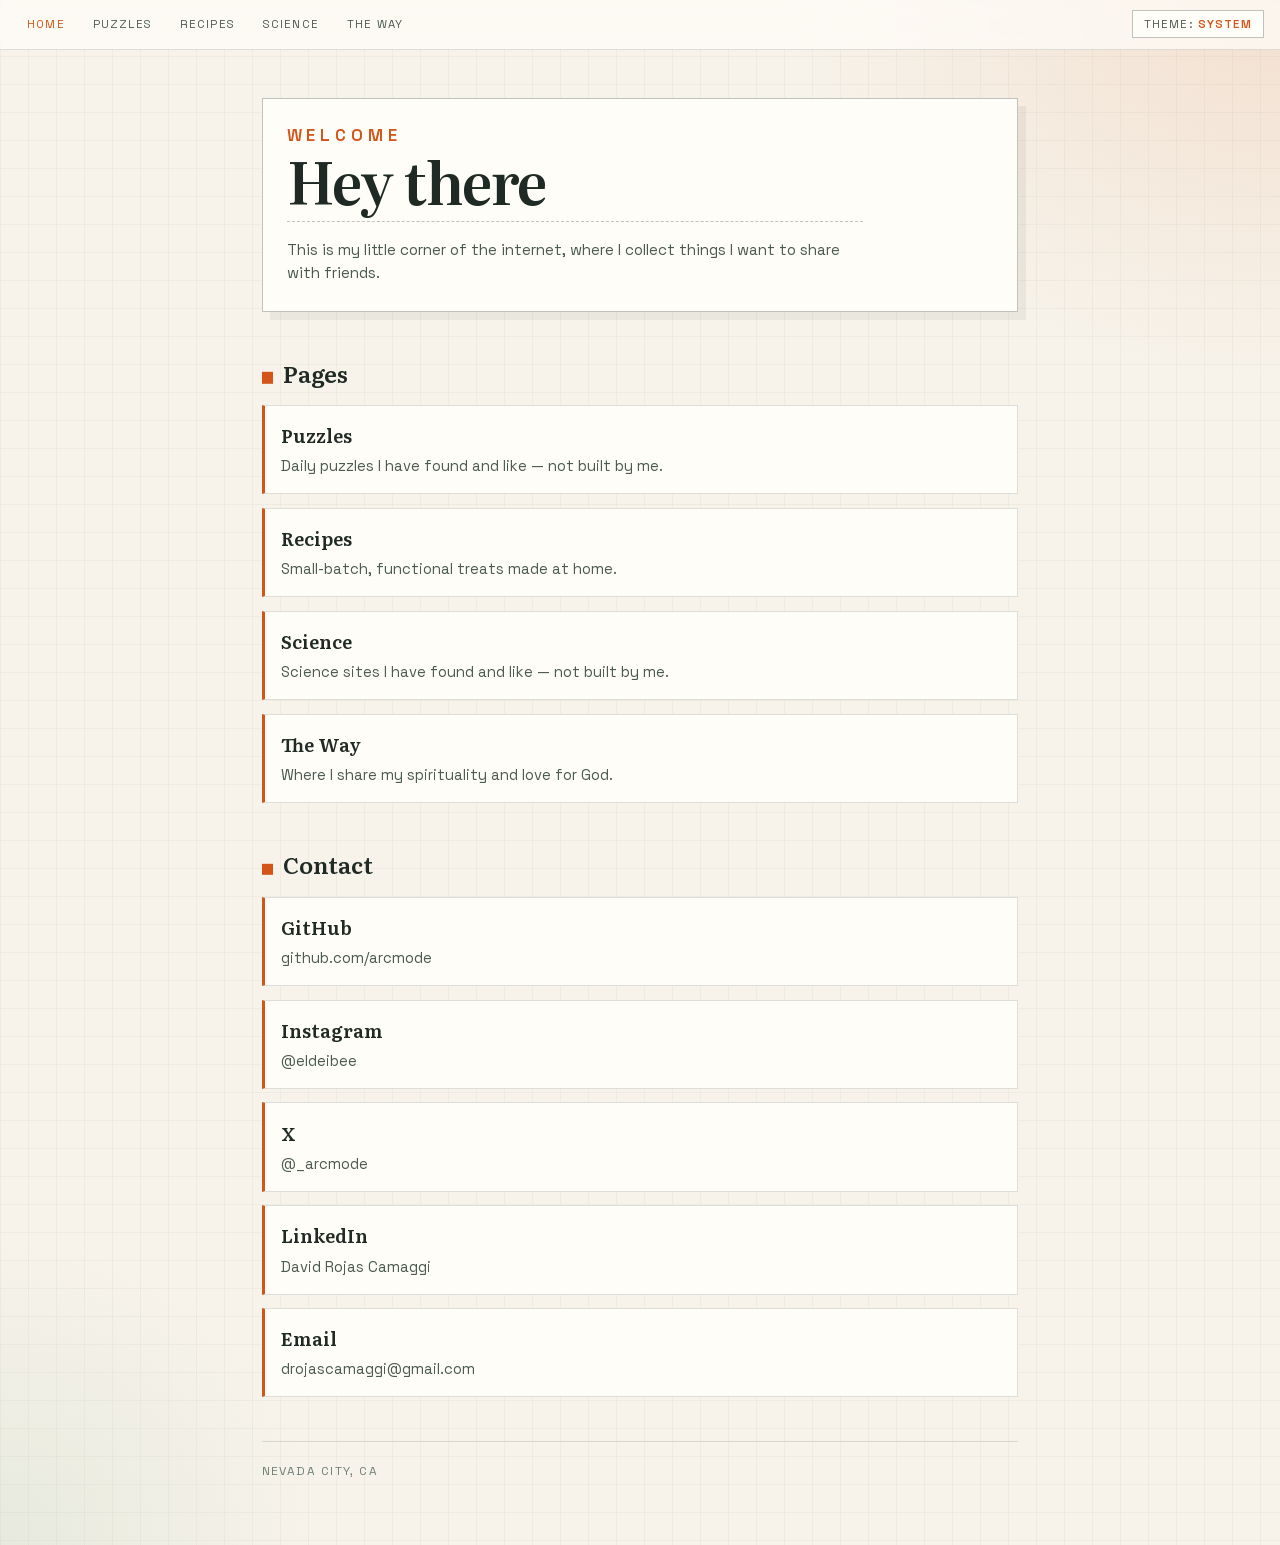
<file: index.html>
<!DOCTYPE html>
<html lang="en">
<head>
<meta charset="UTF-8">
<meta name="viewport" content="width=device-width, initial-scale=1">
<title>arcmode</title>
<script>
  (function () {
    var key = "recipes-theme";
    var pref = localStorage.getItem(key) || "system";
    function resolved(p) {
      if (p === "light" || p === "dark") return p;
      return window.matchMedia("(prefers-color-scheme: dark)").matches ? "dark" : "light";
    }
    document.documentElement.setAttribute("data-theme", resolved(pref));
    document.documentElement.setAttribute("data-theme-pref", pref);
    window.__siteTheme = {
      pref: pref,
      resolved: resolved,
      apply: function (p) {
        this.pref = p;
        localStorage.setItem(key, p);
        document.documentElement.setAttribute("data-theme-pref", p);
        document.documentElement.setAttribute("data-theme", resolved(p));
      },
      label: function () {
        if (this.pref === "light") return "Theme: light (click for dark)";
        if (this.pref === "dark") return "Theme: dark (click for system)";
        return "Theme: system (click for light)";
      },
      cycle: function () {
        var order = ["system", "light", "dark"];
        this.apply(order[(order.indexOf(this.pref) + 1) % order.length]);
      }
    };
  })();
</script>
<link rel="preload" href="recipes/fonts/Literata.woff2" as="font" type="font/woff2" crossorigin>
<link rel="preload" href="recipes/fonts/SpaceGrotesk.woff2" as="font" type="font/woff2" crossorigin>
<link rel="stylesheet" href="recipes/fonts/fonts.css">
<style>
  :root,
  html[data-theme="light"] {
    --bg: #f7f3ea;
    --ink: #1f2a24;
    --ink-soft: #4a5a52;
    --ink-mute: #6f7f76;
    --accent: #d4551a;
    --accent-deep: #a63f10;
    --culture: #2f7a4e;
    --line: rgba(31, 42, 36, 0.14);
    --line-strong: rgba(31, 42, 36, 0.28);
    --panel: #fffdf8;
    --grid: rgba(31, 42, 36, 0.035);
    --glow-a: rgba(212, 85, 26, 0.12);
    --glow-b: rgba(47, 122, 78, 0.08);
    --shadow: rgba(31, 42, 36, 0.06);
    --toolbar: rgba(255, 253, 248, 0.72);
    color-scheme: light;
  }

  @media (prefers-color-scheme: dark) {
    :root:not([data-theme="light"]) {
      --bg: #16110c;
      --ink: #f3e6d4;
      --ink-soft: #c4b19a;
      --ink-mute: #8f7c68;
      --accent: #e8943a;
      --accent-deep: #f0a85a;
      --culture: #7fad63;
      --line: rgba(232, 148, 58, 0.22);
      --line-strong: rgba(232, 148, 58, 0.4);
      --panel: #1f1711;
      --grid: rgba(243, 230, 212, 0.04);
      --glow-a: rgba(232, 148, 58, 0.14);
      --glow-b: rgba(127, 173, 99, 0.08);
      --shadow: rgba(0, 0, 0, 0.35);
      --toolbar: rgba(22, 17, 12, 0.88);
      color-scheme: dark;
    }
  }

  html[data-theme="dark"] {
    --bg: #16110c;
    --ink: #f3e6d4;
    --ink-soft: #c4b19a;
    --ink-mute: #8f7c68;
    --accent: #e8943a;
    --accent-deep: #f0a85a;
    --culture: #7fad63;
    --line: rgba(232, 148, 58, 0.22);
    --line-strong: rgba(232, 148, 58, 0.4);
    --panel: #1f1711;
    --grid: rgba(243, 230, 212, 0.04);
    --glow-a: rgba(232, 148, 58, 0.14);
    --glow-b: rgba(127, 173, 99, 0.08);
    --shadow: rgba(0, 0, 0, 0.35);
    --toolbar: rgba(22, 17, 12, 0.88);
    color-scheme: dark;
  }

  * { box-sizing: border-box; }

  body {
    margin: 0;
    min-height: 100vh;
    color: var(--ink);
    font-family: "Space Grotesk", sans-serif;
    font-weight: 400;
    line-height: 1.55;
    background-color: var(--bg);
    background-image:
      linear-gradient(var(--grid) 1px, transparent 1px),
      linear-gradient(90deg, var(--grid) 1px, transparent 1px),
      radial-gradient(ellipse 70% 45% at 100% 0%, var(--glow-a), transparent 55%),
      radial-gradient(ellipse 50% 40% at 0% 100%, var(--glow-b), transparent 50%);
    background-size: 28px 28px, 28px 28px, auto, auto;
    -webkit-font-smoothing: antialiased;
  }

  .toolbar {
    position: sticky;
    top: 0;
    z-index: 20;
    display: flex;
    justify-content: space-between;
    align-items: center;
    gap: 0.75rem;
    padding: 0.65rem 1rem;
    background: var(--toolbar);
    border-bottom: 1px solid var(--line);
    backdrop-filter: blur(8px);
  }

  .site-nav {
    display: flex;
    flex-wrap: wrap;
    gap: 0.35rem;
  }

  .site-nav a {
    color: var(--ink-soft);
    font: 0.72rem/1 "Space Grotesk", sans-serif;
    letter-spacing: 0.1em;
    text-transform: uppercase;
    text-decoration: none;
    padding: 0.45rem 0.7rem;
  }
  .site-nav a:hover,
  .site-nav a[aria-current="page"] {
    color: var(--accent);
  }

  #theme-toggle {
    appearance: none;
    border: 1px solid var(--line-strong);
    background: var(--panel);
    color: var(--ink-soft);
    font: 0.72rem/1 "Space Grotesk", sans-serif;
    letter-spacing: 0.1em;
    text-transform: uppercase;
    padding: 0.45rem 0.7rem;
    cursor: pointer;
  }
  #theme-toggle:hover {
    color: var(--accent);
    border-color: var(--accent);
  }
  #theme-toggle .pref {
    color: var(--accent);
    font-weight: 600;
  }

  .page {
    max-width: 50rem;
    margin: 0 auto;
    padding: 3rem 1.35rem 4rem;
  }

  header {
    margin-bottom: 2.75rem;
    padding: 1.75rem 1.5rem 1.6rem;
    background: var(--panel);
    border: 1px solid var(--line-strong);
    box-shadow: 8px 8px 0 var(--shadow);
  }

  .brand {
    font-family: "Literata", serif;
    font-size: clamp(2.4rem, 7vw, 3.6rem);
    font-weight: 600;
    line-height: 0.98;
    letter-spacing: -0.02em;
    margin: 0 0 0.75rem;
  }
  .brand span {
    display: block;
    font-family: "Space Grotesk", sans-serif;
    font-size: 0.3em;
    font-weight: 600;
    letter-spacing: 0.28em;
    text-transform: uppercase;
    color: var(--accent);
    margin-bottom: 0.55rem;
  }

  .lede {
    margin: 0;
    padding-top: 1rem;
    border-top: 1px dashed var(--line-strong);
    font-size: 0.95rem;
    color: var(--ink-soft);
    max-width: 36rem;
  }

  section { margin: 0 0 2.75rem; }

  h2 {
    font-family: "Literata", serif;
    font-size: 1.45rem;
    font-weight: 600;
    margin: 0 0 0.85rem;
    display: flex;
    align-items: baseline;
    gap: 0.65rem;
  }
  h2::before {
    content: "";
    width: 0.7rem;
    height: 0.7rem;
    background: var(--accent);
    transform: translateY(0.05rem);
  }

  .link-list,
  .socials {
    list-style: none;
    padding: 0;
    margin: 0;
    display: grid;
    gap: 0.85rem;
  }

  .link-list a,
  .socials a {
    display: block;
    background: var(--panel);
    border: 1px solid var(--line);
    border-left: 3px solid var(--accent);
    padding: 0.95rem 1rem;
    color: var(--ink);
    text-decoration: none;
    transition: border-color 0.15s ease;
  }
  .link-list a:hover,
  .socials a:hover {
    border-color: var(--accent);
    border-left-color: var(--accent);
  }

  .link-list strong,
  .socials strong {
    display: block;
    font-family: "Literata", serif;
    font-size: 1.15rem;
    font-weight: 600;
    margin-bottom: 0.35rem;
  }

  .link-list span,
  .socials span {
    display: block;
    font-size: 0.92rem;
    color: var(--ink-soft);
  }

  footer {
    margin-top: 0.5rem;
    padding-top: 1.25rem;
    border-top: 1px solid var(--line);
    font-size: 0.75rem;
    letter-spacing: 0.12em;
    text-transform: uppercase;
    color: var(--ink-mute);
  }

  @media (max-width: 30rem) {
    header {
      padding: 1.25rem 1rem;
      box-shadow: 5px 5px 0 var(--shadow);
    }
  }
</style>
</head>
<body>
<div class="toolbar">
  <nav class="site-nav" aria-label="Site">
    <a href="./" aria-current="page">Home</a>
    <a href="puzzles/">Puzzles</a>
    <a href="recipes/">Recipes</a>
    <a href="science/">Science</a>
    <a href="the-way/">The Way</a>
  </nav>
  <button type="button" id="theme-toggle" aria-live="polite">
    Theme: <span class="pref" id="theme-pref-label">system</span>
  </button>
</div>

<main class="page">
  <header>
    <h1 class="brand"><span>Welcome</span>Hey there</h1>
    <p class="lede">This is my little corner of the internet, where I collect things I want to share with friends.</p>
  </header>

  <section>
    <h2>Pages</h2>
    <ul class="link-list">
      <li>
        <a href="puzzles/">
          <strong>Puzzles</strong>
          <span>Daily puzzles I have found and like — not built by me.</span>
        </a>
      </li>
      <li>
        <a href="recipes/">
          <strong>Recipes</strong>
          <span>Small-batch, functional treats made at home.</span>
        </a>
      </li>
      <li>
        <a href="science/">
          <strong>Science</strong>
          <span>Science sites I have found and like — not built by me.</span>
        </a>
      </li>
      <li>
        <a href="the-way/">
          <strong>The Way</strong>
          <span>Where I share my spirituality and love for God.</span>
        </a>
      </li>
    </ul>
  </section>

  <section>
    <h2>Contact</h2>
    <ul class="socials">
      <li>
        <a href="https://github.com/arcmode" target="_blank" rel="noopener noreferrer">
          <strong>GitHub</strong>
          <span>github.com/arcmode</span>
        </a>
      </li>
      <li>
        <a href="https://www.instagram.com/eldeibee" target="_blank" rel="noopener noreferrer">
          <strong>Instagram</strong>
          <span>@eldeibee</span>
        </a>
      </li>
      <li>
        <a href="https://x.com/_arcmode" target="_blank" rel="noopener noreferrer">
          <strong>X</strong>
          <span>@_arcmode</span>
        </a>
      </li>
      <li>
        <a href="https://www.linkedin.com/in/david-rojas-camaggi-a15409150" target="_blank" rel="noopener noreferrer">
          <strong>LinkedIn</strong>
          <span>David Rojas Camaggi</span>
        </a>
      </li>
      <li>
        <a href="mailto:drojascamaggi@gmail.com">
          <strong>Email</strong>
          <span>drojascamaggi@gmail.com</span>
        </a>
      </li>
    </ul>
  </section>

  <footer>Nevada City, CA</footer>
</main>

<script>
  (function () {
    var t = window.__siteTheme;
    var label = document.getElementById("theme-pref-label");
    var btn = document.getElementById("theme-toggle");

    function sync() {
      label.textContent = t.pref;
      btn.setAttribute("aria-label", t.label());
      btn.title = t.label();
    }

    sync();
    btn.addEventListener("click", function () {
      t.cycle();
      sync();
    });
    window.matchMedia("(prefers-color-scheme: dark)").addEventListener("change", function () {
      if (t.pref === "system") t.apply("system");
    });
  })();
</script>
<script data-goatcounter="https://arcmode.goatcounter.com/count"
        async src="//gc.zgo.at/count.js"></script>
</body>
</html>
</file>
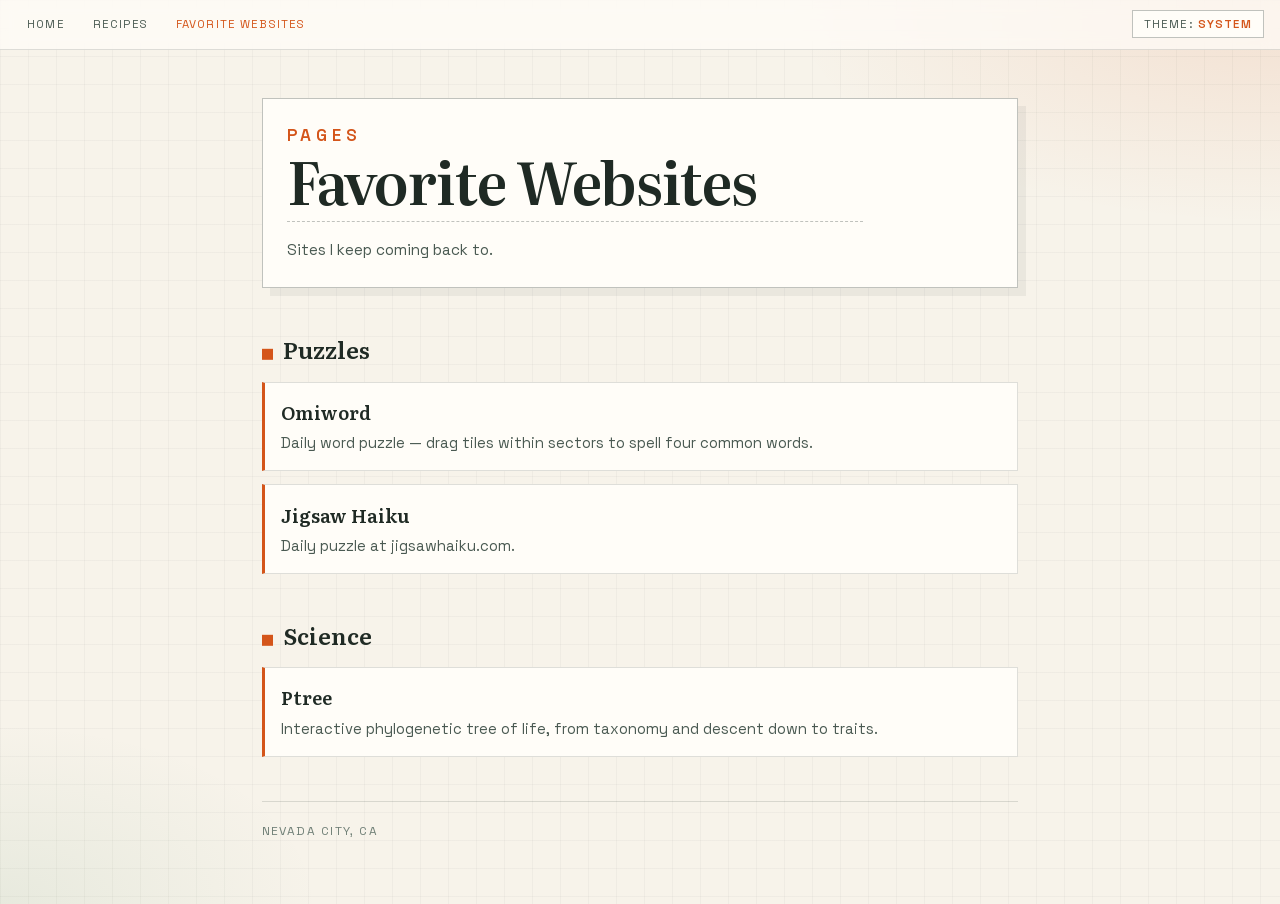
<file: favorite-websites/index.html>
<!DOCTYPE html>
<html lang="en">
<head>
<meta charset="UTF-8">
<meta name="viewport" content="width=device-width, initial-scale=1">
<title>Favorite Websites</title>
<script>
  (function () {
    var key = "recipes-theme";
    var pref = localStorage.getItem(key) || "system";
    function resolved(p) {
      if (p === "light" || p === "dark") return p;
      return window.matchMedia("(prefers-color-scheme: dark)").matches ? "dark" : "light";
    }
    document.documentElement.setAttribute("data-theme", resolved(pref));
    document.documentElement.setAttribute("data-theme-pref", pref);
    window.__siteTheme = {
      pref: pref,
      resolved: resolved,
      apply: function (p) {
        this.pref = p;
        localStorage.setItem(key, p);
        document.documentElement.setAttribute("data-theme-pref", p);
        document.documentElement.setAttribute("data-theme", resolved(p));
      },
      label: function () {
        if (this.pref === "light") return "Theme: light (click for dark)";
        if (this.pref === "dark") return "Theme: dark (click for system)";
        return "Theme: system (click for light)";
      },
      cycle: function () {
        var order = ["system", "light", "dark"];
        this.apply(order[(order.indexOf(this.pref) + 1) % order.length]);
      }
    };
  })();
</script>
<link rel="preload" href="../recipes/fonts/Literata.woff2" as="font" type="font/woff2" crossorigin>
<link rel="preload" href="../recipes/fonts/SpaceGrotesk.woff2" as="font" type="font/woff2" crossorigin>
<link rel="stylesheet" href="../recipes/fonts/fonts.css">
<style>
  :root,
  html[data-theme="light"] {
    --bg: #f7f3ea;
    --ink: #1f2a24;
    --ink-soft: #4a5a52;
    --ink-mute: #6f7f76;
    --accent: #d4551a;
    --accent-deep: #a63f10;
    --culture: #2f7a4e;
    --line: rgba(31, 42, 36, 0.14);
    --line-strong: rgba(31, 42, 36, 0.28);
    --panel: #fffdf8;
    --grid: rgba(31, 42, 36, 0.035);
    --glow-a: rgba(212, 85, 26, 0.12);
    --glow-b: rgba(47, 122, 78, 0.08);
    --shadow: rgba(31, 42, 36, 0.06);
    --toolbar: rgba(255, 253, 248, 0.72);
    color-scheme: light;
  }

  @media (prefers-color-scheme: dark) {
    :root:not([data-theme="light"]) {
      --bg: #16110c;
      --ink: #f3e6d4;
      --ink-soft: #c4b19a;
      --ink-mute: #8f7c68;
      --accent: #e8943a;
      --accent-deep: #f0a85a;
      --culture: #7fad63;
      --line: rgba(232, 148, 58, 0.22);
      --line-strong: rgba(232, 148, 58, 0.4);
      --panel: #1f1711;
      --grid: rgba(243, 230, 212, 0.04);
      --glow-a: rgba(232, 148, 58, 0.14);
      --glow-b: rgba(127, 173, 99, 0.08);
      --shadow: rgba(0, 0, 0, 0.35);
      --toolbar: rgba(22, 17, 12, 0.88);
      color-scheme: dark;
    }
  }

  html[data-theme="dark"] {
    --bg: #16110c;
    --ink: #f3e6d4;
    --ink-soft: #c4b19a;
    --ink-mute: #8f7c68;
    --accent: #e8943a;
    --accent-deep: #f0a85a;
    --culture: #7fad63;
    --line: rgba(232, 148, 58, 0.22);
    --line-strong: rgba(232, 148, 58, 0.4);
    --panel: #1f1711;
    --grid: rgba(243, 230, 212, 0.04);
    --glow-a: rgba(232, 148, 58, 0.14);
    --glow-b: rgba(127, 173, 99, 0.08);
    --shadow: rgba(0, 0, 0, 0.35);
    --toolbar: rgba(22, 17, 12, 0.88);
    color-scheme: dark;
  }

  * { box-sizing: border-box; }

  body {
    margin: 0;
    min-height: 100vh;
    color: var(--ink);
    font-family: "Space Grotesk", sans-serif;
    font-weight: 400;
    line-height: 1.55;
    background-color: var(--bg);
    background-image:
      linear-gradient(var(--grid) 1px, transparent 1px),
      linear-gradient(90deg, var(--grid) 1px, transparent 1px),
      radial-gradient(ellipse 70% 45% at 100% 0%, var(--glow-a), transparent 55%),
      radial-gradient(ellipse 50% 40% at 0% 100%, var(--glow-b), transparent 50%);
    background-size: 28px 28px, 28px 28px, auto, auto;
    -webkit-font-smoothing: antialiased;
  }

  .toolbar {
    position: sticky;
    top: 0;
    z-index: 20;
    display: flex;
    justify-content: space-between;
    align-items: center;
    gap: 0.75rem;
    padding: 0.65rem 1rem;
    background: var(--toolbar);
    border-bottom: 1px solid var(--line);
    backdrop-filter: blur(8px);
  }

  .site-nav {
    display: flex;
    flex-wrap: wrap;
    gap: 0.35rem;
  }

  .site-nav a {
    color: var(--ink-soft);
    font: 0.72rem/1 "Space Grotesk", sans-serif;
    letter-spacing: 0.1em;
    text-transform: uppercase;
    text-decoration: none;
    padding: 0.45rem 0.7rem;
  }
  .site-nav a:hover,
  .site-nav a[aria-current="page"] {
    color: var(--accent);
  }

  #theme-toggle {
    appearance: none;
    border: 1px solid var(--line-strong);
    background: var(--panel);
    color: var(--ink-soft);
    font: 0.72rem/1 "Space Grotesk", sans-serif;
    letter-spacing: 0.1em;
    text-transform: uppercase;
    padding: 0.45rem 0.7rem;
    cursor: pointer;
  }
  #theme-toggle:hover {
    color: var(--accent);
    border-color: var(--accent);
  }
  #theme-toggle .pref {
    color: var(--accent);
    font-weight: 600;
  }

  .page {
    max-width: 50rem;
    margin: 0 auto;
    padding: 3rem 1.35rem 4rem;
  }

  header {
    margin-bottom: 2.75rem;
    padding: 1.75rem 1.5rem 1.6rem;
    background: var(--panel);
    border: 1px solid var(--line-strong);
    box-shadow: 8px 8px 0 var(--shadow);
  }

  .brand {
    font-family: "Literata", serif;
    font-size: clamp(2.4rem, 7vw, 3.6rem);
    font-weight: 600;
    line-height: 0.98;
    letter-spacing: -0.02em;
    margin: 0 0 0.75rem;
  }
  .brand span {
    display: block;
    font-family: "Space Grotesk", sans-serif;
    font-size: 0.3em;
    font-weight: 600;
    letter-spacing: 0.28em;
    text-transform: uppercase;
    color: var(--accent);
    margin-bottom: 0.55rem;
  }

  .lede {
    margin: 0;
    padding-top: 1rem;
    border-top: 1px dashed var(--line-strong);
    font-size: 0.95rem;
    color: var(--ink-soft);
    max-width: 36rem;
  }

  section { margin: 0 0 2.75rem; }

  h2 {
    font-family: "Literata", serif;
    font-size: 1.45rem;
    font-weight: 600;
    margin: 0 0 0.85rem;
    display: flex;
    align-items: baseline;
    gap: 0.65rem;
  }
  h2::before {
    content: "";
    width: 0.7rem;
    height: 0.7rem;
    background: var(--accent);
    transform: translateY(0.05rem);
  }

  .link-list {
    list-style: none;
    padding: 0;
    margin: 0;
    display: grid;
    gap: 0.85rem;
  }

  .link-list a {
    display: block;
    background: var(--panel);
    border: 1px solid var(--line);
    border-left: 3px solid var(--accent);
    padding: 0.95rem 1rem;
    color: var(--ink);
    text-decoration: none;
    transition: border-color 0.15s ease;
  }
  .link-list a:hover {
    border-color: var(--accent);
    border-left-color: var(--accent);
  }

  .link-list strong {
    display: block;
    font-family: "Literata", serif;
    font-size: 1.15rem;
    font-weight: 600;
    margin-bottom: 0.35rem;
  }

  .link-list span {
    display: block;
    font-size: 0.92rem;
    color: var(--ink-soft);
  }

  footer {
    margin-top: 0.5rem;
    padding-top: 1.25rem;
    border-top: 1px solid var(--line);
    font-size: 0.75rem;
    letter-spacing: 0.12em;
    text-transform: uppercase;
    color: var(--ink-mute);
  }

  @media (max-width: 30rem) {
    header {
      padding: 1.25rem 1rem;
      box-shadow: 5px 5px 0 var(--shadow);
    }
  }
</style>
</head>
<body>
<div class="toolbar">
  <nav class="site-nav" aria-label="Site">
    <a href="../">Home</a>
    <a href="../recipes/">Recipes</a>
    <a href="./" aria-current="page">Favorite Websites</a>
  </nav>
  <button type="button" id="theme-toggle" aria-live="polite">
    Theme: <span class="pref" id="theme-pref-label">system</span>
  </button>
</div>

<main class="page">
  <header>
    <h1 class="brand"><span>Pages</span>Favorite Websites</h1>
    <p class="lede">Sites I keep coming back to.</p>
  </header>

  <section>
    <h2>Puzzles</h2>
    <ul class="link-list">
      <li>
        <a href="https://www.omiword.com/" rel="noopener noreferrer">
          <strong>Omiword</strong>
          <span>Daily word puzzle — drag tiles within sectors to spell four common words.</span>
        </a>
      </li>
      <li>
        <a href="https://jigsawhaiku.com/" rel="noopener noreferrer">
          <strong>Jigsaw Haiku</strong>
          <span>Daily puzzle at jigsawhaiku.com.</span>
        </a>
      </li>
    </ul>
  </section>

  <section>
    <h2>Science</h2>
    <ul class="link-list">
      <li>
        <a href="https://ptree.org/" rel="noopener noreferrer">
          <strong>Ptree</strong>
          <span>Interactive phylogenetic tree of life, from taxonomy and descent down to traits.</span>
        </a>
      </li>
    </ul>
  </section>

  <footer>Nevada City, CA</footer>
</main>

<script>
  (function () {
    var t = window.__siteTheme;
    var label = document.getElementById("theme-pref-label");
    var btn = document.getElementById("theme-toggle");

    function sync() {
      label.textContent = t.pref;
      btn.setAttribute("aria-label", t.label());
      btn.title = t.label();
    }

    sync();
    btn.addEventListener("click", function () {
      t.cycle();
      sync();
    });
    window.matchMedia("(prefers-color-scheme: dark)").addEventListener("change", function () {
      if (t.pref === "system") t.apply("system");
    });
  })();
</script>
</body>
</html>
</file>
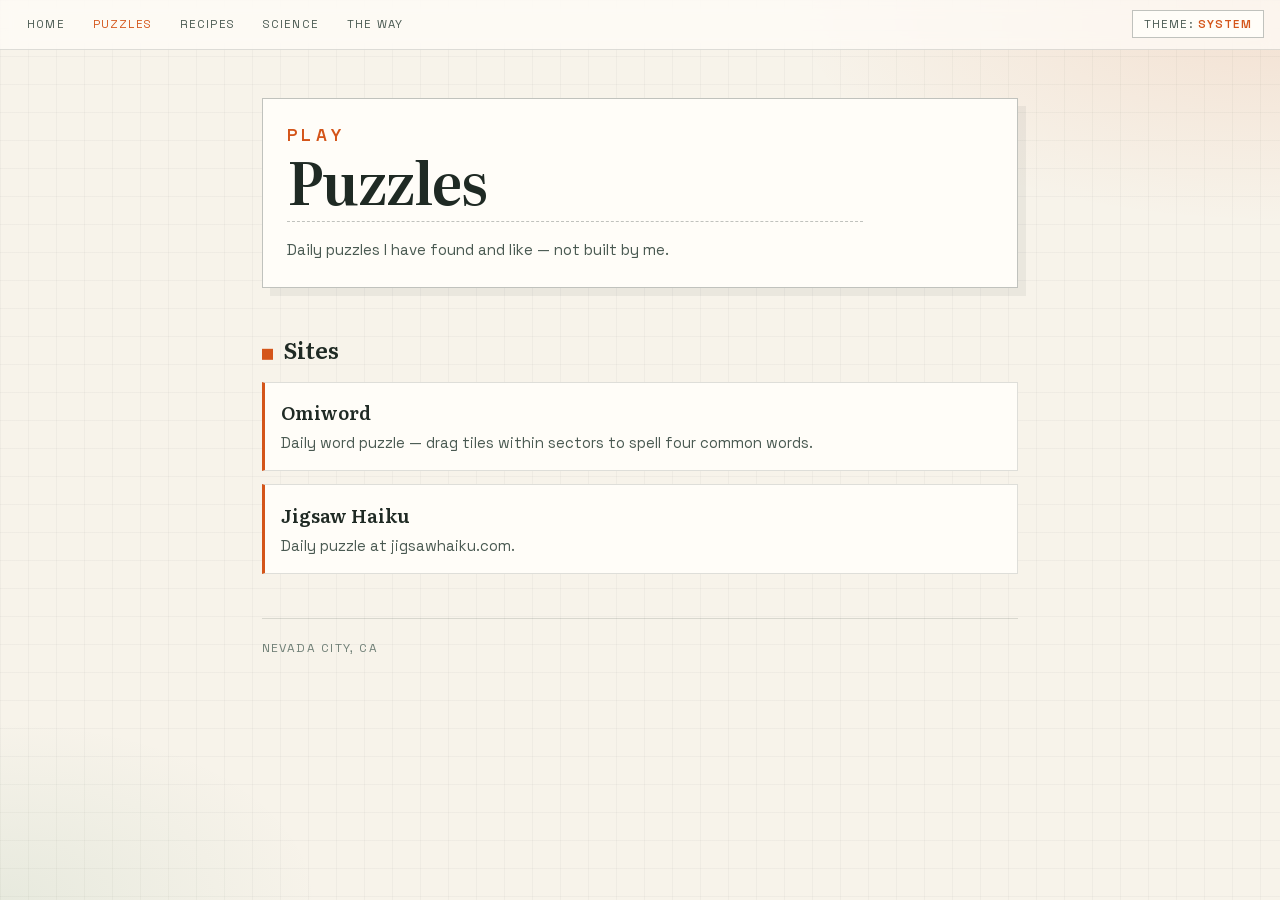
<file: puzzles/index.html>
<!DOCTYPE html>
<html lang="en">
<head>
<meta charset="UTF-8">
<meta name="viewport" content="width=device-width, initial-scale=1">
<title>Puzzles</title>
<script>
  (function () {
    var key = "recipes-theme";
    var pref = localStorage.getItem(key) || "system";
    function resolved(p) {
      if (p === "light" || p === "dark") return p;
      return window.matchMedia("(prefers-color-scheme: dark)").matches ? "dark" : "light";
    }
    document.documentElement.setAttribute("data-theme", resolved(pref));
    document.documentElement.setAttribute("data-theme-pref", pref);
    window.__siteTheme = {
      pref: pref,
      resolved: resolved,
      apply: function (p) {
        this.pref = p;
        localStorage.setItem(key, p);
        document.documentElement.setAttribute("data-theme-pref", p);
        document.documentElement.setAttribute("data-theme", resolved(p));
      },
      label: function () {
        if (this.pref === "light") return "Theme: light (click for dark)";
        if (this.pref === "dark") return "Theme: dark (click for system)";
        return "Theme: system (click for light)";
      },
      cycle: function () {
        var order = ["system", "light", "dark"];
        this.apply(order[(order.indexOf(this.pref) + 1) % order.length]);
      }
    };
  })();
</script>
<link rel="preload" href="../recipes/fonts/Literata.woff2" as="font" type="font/woff2" crossorigin>
<link rel="preload" href="../recipes/fonts/SpaceGrotesk.woff2" as="font" type="font/woff2" crossorigin>
<link rel="stylesheet" href="../recipes/fonts/fonts.css">
<style>
  :root,
  html[data-theme="light"] {
    --bg: #f7f3ea;
    --ink: #1f2a24;
    --ink-soft: #4a5a52;
    --ink-mute: #6f7f76;
    --accent: #d4551a;
    --accent-deep: #a63f10;
    --culture: #2f7a4e;
    --line: rgba(31, 42, 36, 0.14);
    --line-strong: rgba(31, 42, 36, 0.28);
    --panel: #fffdf8;
    --grid: rgba(31, 42, 36, 0.035);
    --glow-a: rgba(212, 85, 26, 0.12);
    --glow-b: rgba(47, 122, 78, 0.08);
    --shadow: rgba(31, 42, 36, 0.06);
    --toolbar: rgba(255, 253, 248, 0.72);
    color-scheme: light;
  }

  @media (prefers-color-scheme: dark) {
    :root:not([data-theme="light"]) {
      --bg: #16110c;
      --ink: #f3e6d4;
      --ink-soft: #c4b19a;
      --ink-mute: #8f7c68;
      --accent: #e8943a;
      --accent-deep: #f0a85a;
      --culture: #7fad63;
      --line: rgba(232, 148, 58, 0.22);
      --line-strong: rgba(232, 148, 58, 0.4);
      --panel: #1f1711;
      --grid: rgba(243, 230, 212, 0.04);
      --glow-a: rgba(232, 148, 58, 0.14);
      --glow-b: rgba(127, 173, 99, 0.08);
      --shadow: rgba(0, 0, 0, 0.35);
      --toolbar: rgba(22, 17, 12, 0.88);
      color-scheme: dark;
    }
  }

  html[data-theme="dark"] {
    --bg: #16110c;
    --ink: #f3e6d4;
    --ink-soft: #c4b19a;
    --ink-mute: #8f7c68;
    --accent: #e8943a;
    --accent-deep: #f0a85a;
    --culture: #7fad63;
    --line: rgba(232, 148, 58, 0.22);
    --line-strong: rgba(232, 148, 58, 0.4);
    --panel: #1f1711;
    --grid: rgba(243, 230, 212, 0.04);
    --glow-a: rgba(232, 148, 58, 0.14);
    --glow-b: rgba(127, 173, 99, 0.08);
    --shadow: rgba(0, 0, 0, 0.35);
    --toolbar: rgba(22, 17, 12, 0.88);
    color-scheme: dark;
  }

  * { box-sizing: border-box; }

  body {
    margin: 0;
    min-height: 100vh;
    color: var(--ink);
    font-family: "Space Grotesk", sans-serif;
    font-weight: 400;
    line-height: 1.55;
    background-color: var(--bg);
    background-image:
      linear-gradient(var(--grid) 1px, transparent 1px),
      linear-gradient(90deg, var(--grid) 1px, transparent 1px),
      radial-gradient(ellipse 70% 45% at 100% 0%, var(--glow-a), transparent 55%),
      radial-gradient(ellipse 50% 40% at 0% 100%, var(--glow-b), transparent 50%);
    background-size: 28px 28px, 28px 28px, auto, auto;
    -webkit-font-smoothing: antialiased;
  }

  .toolbar {
    position: sticky;
    top: 0;
    z-index: 20;
    display: flex;
    justify-content: space-between;
    align-items: center;
    gap: 0.75rem;
    padding: 0.65rem 1rem;
    background: var(--toolbar);
    border-bottom: 1px solid var(--line);
    backdrop-filter: blur(8px);
  }

  .site-nav {
    display: flex;
    flex-wrap: wrap;
    gap: 0.35rem;
  }

  .site-nav a {
    color: var(--ink-soft);
    font: 0.72rem/1 "Space Grotesk", sans-serif;
    letter-spacing: 0.1em;
    text-transform: uppercase;
    text-decoration: none;
    padding: 0.45rem 0.7rem;
  }
  .site-nav a:hover,
  .site-nav a[aria-current="page"] {
    color: var(--accent);
  }

  #theme-toggle {
    appearance: none;
    border: 1px solid var(--line-strong);
    background: var(--panel);
    color: var(--ink-soft);
    font: 0.72rem/1 "Space Grotesk", sans-serif;
    letter-spacing: 0.1em;
    text-transform: uppercase;
    padding: 0.45rem 0.7rem;
    cursor: pointer;
  }
  #theme-toggle:hover {
    color: var(--accent);
    border-color: var(--accent);
  }
  #theme-toggle .pref {
    color: var(--accent);
    font-weight: 600;
  }

  .page {
    max-width: 50rem;
    margin: 0 auto;
    padding: 3rem 1.35rem 4rem;
  }

  header {
    margin-bottom: 2.75rem;
    padding: 1.75rem 1.5rem 1.6rem;
    background: var(--panel);
    border: 1px solid var(--line-strong);
    box-shadow: 8px 8px 0 var(--shadow);
  }

  .brand {
    font-family: "Literata", serif;
    font-size: clamp(2.4rem, 7vw, 3.6rem);
    font-weight: 600;
    line-height: 0.98;
    letter-spacing: -0.02em;
    margin: 0 0 0.75rem;
  }
  .brand span {
    display: block;
    font-family: "Space Grotesk", sans-serif;
    font-size: 0.3em;
    font-weight: 600;
    letter-spacing: 0.28em;
    text-transform: uppercase;
    color: var(--accent);
    margin-bottom: 0.55rem;
  }

  .lede {
    margin: 0;
    padding-top: 1rem;
    border-top: 1px dashed var(--line-strong);
    font-size: 0.95rem;
    color: var(--ink-soft);
    max-width: 36rem;
  }

  section { margin: 0 0 2.75rem; }

  h2 {
    font-family: "Literata", serif;
    font-size: 1.45rem;
    font-weight: 600;
    margin: 0 0 0.85rem;
    display: flex;
    align-items: baseline;
    gap: 0.65rem;
  }
  h2::before {
    content: "";
    width: 0.7rem;
    height: 0.7rem;
    background: var(--accent);
    transform: translateY(0.05rem);
  }

  .link-list {
    list-style: none;
    padding: 0;
    margin: 0;
    display: grid;
    gap: 0.85rem;
  }

  .link-list a {
    display: block;
    background: var(--panel);
    border: 1px solid var(--line);
    border-left: 3px solid var(--accent);
    padding: 0.95rem 1rem;
    color: var(--ink);
    text-decoration: none;
    transition: border-color 0.15s ease;
  }
  .link-list a:hover {
    border-color: var(--accent);
    border-left-color: var(--accent);
  }

  .link-list strong {
    display: block;
    font-family: "Literata", serif;
    font-size: 1.15rem;
    font-weight: 600;
    margin-bottom: 0.35rem;
  }

  .link-list span {
    display: block;
    font-size: 0.92rem;
    color: var(--ink-soft);
  }

  footer {
    margin-top: 0.5rem;
    padding-top: 1.25rem;
    border-top: 1px solid var(--line);
    font-size: 0.75rem;
    letter-spacing: 0.12em;
    text-transform: uppercase;
    color: var(--ink-mute);
  }

  @media (max-width: 30rem) {
    header {
      padding: 1.25rem 1rem;
      box-shadow: 5px 5px 0 var(--shadow);
    }
  }
</style>
</head>
<body>
<div class="toolbar">
  <nav class="site-nav" aria-label="Site">
    <a href="../">Home</a>
    <a href="./" aria-current="page">Puzzles</a>
    <a href="../recipes/">Recipes</a>
    <a href="../science/">Science</a>
    <a href="../the-way/">The Way</a>
  </nav>
  <button type="button" id="theme-toggle" aria-live="polite">
    Theme: <span class="pref" id="theme-pref-label">system</span>
  </button>
</div>

<main class="page">
  <header>
    <h1 class="brand"><span>Play</span>Puzzles</h1>
    <p class="lede">Daily puzzles I have found and like — not built by me.</p>
  </header>

  <section>
    <h2>Sites</h2>
    <ul class="link-list">
      <li>
        <a href="https://www.omiword.com/" target="_blank" rel="noopener noreferrer">
          <strong>Omiword</strong>
          <span>Daily word puzzle — drag tiles within sectors to spell four common words.</span>
        </a>
      </li>
      <li>
        <a href="https://jigsawhaiku.com/" target="_blank" rel="noopener noreferrer">
          <strong>Jigsaw Haiku</strong>
          <span>Daily puzzle at jigsawhaiku.com.</span>
        </a>
      </li>
    </ul>
  </section>

  <footer>Nevada City, CA</footer>
</main>

<script>
  (function () {
    var t = window.__siteTheme;
    var label = document.getElementById("theme-pref-label");
    var btn = document.getElementById("theme-toggle");

    function sync() {
      label.textContent = t.pref;
      btn.setAttribute("aria-label", t.label());
      btn.title = t.label();
    }

    sync();
    btn.addEventListener("click", function () {
      t.cycle();
      sync();
    });
    window.matchMedia("(prefers-color-scheme: dark)").addEventListener("change", function () {
      if (t.pref === "system") t.apply("system");
    });
  })();
</script>
<script data-goatcounter="https://arcmode.goatcounter.com/count"
        async src="//gc.zgo.at/count.js"></script>
</body>
</html>
</file>
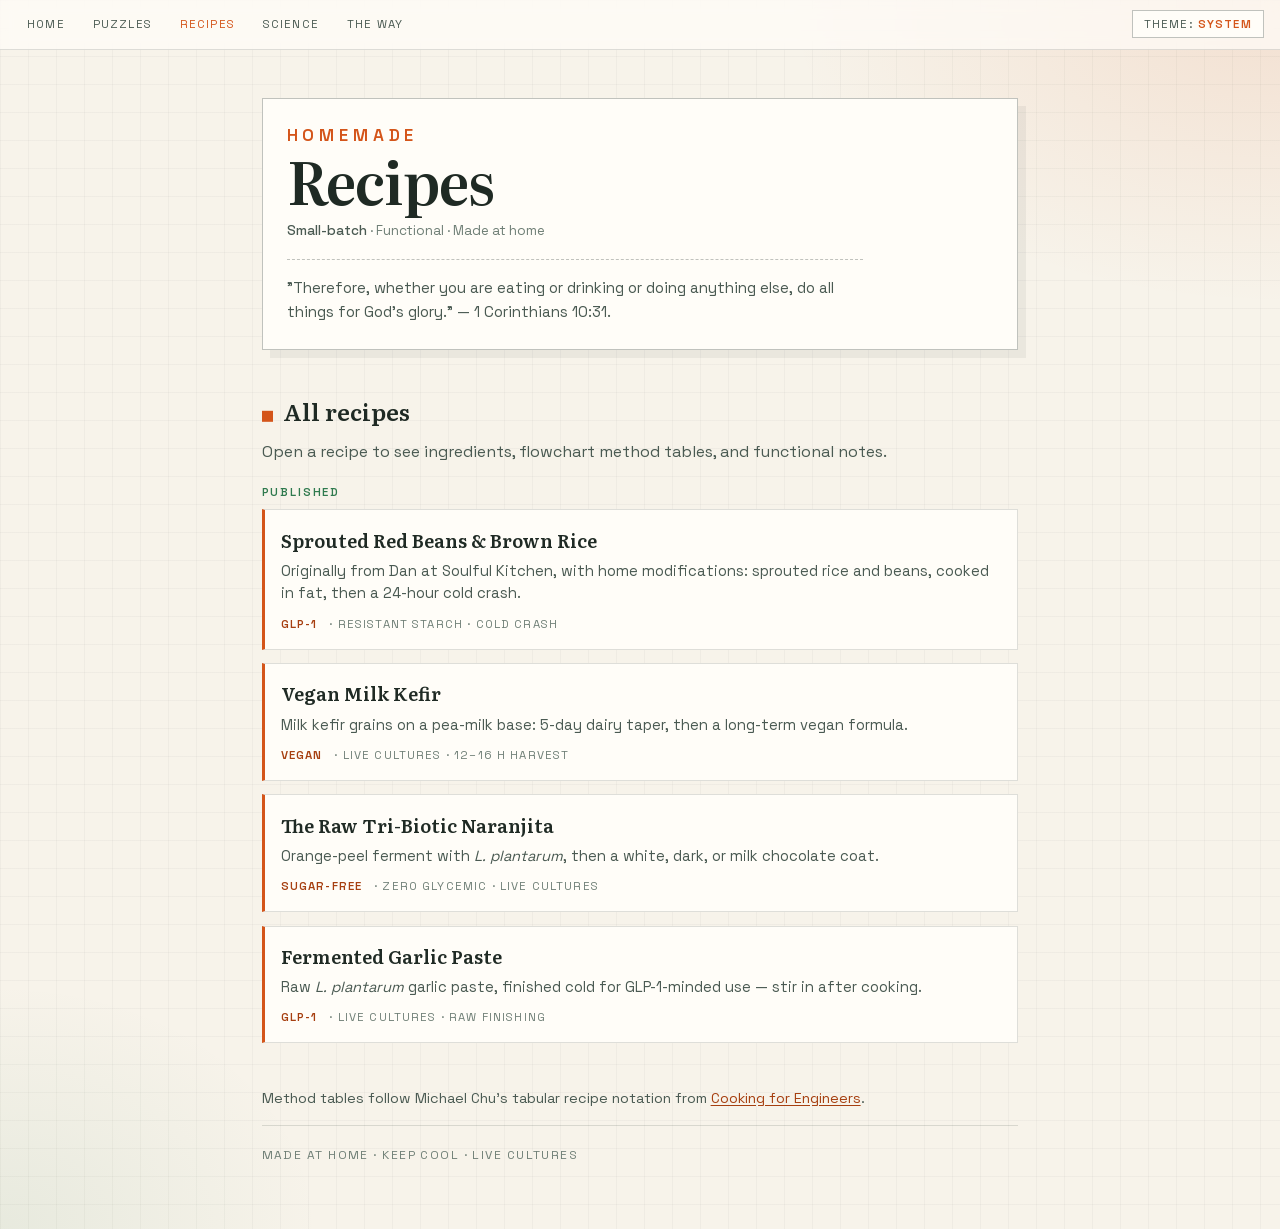
<file: recipes/index.html>
<!DOCTYPE html>
<html lang="en">
<head>
<meta charset="UTF-8">
<meta name="viewport" content="width=device-width, initial-scale=1">
<title>Recipes</title>
<script>
  (function () {
    var key = "recipes-theme";
    var pref = localStorage.getItem(key) || localStorage.getItem("naranjita-theme") || "system";
    function resolved(p) {
      if (p === "light" || p === "dark") return p;
      return window.matchMedia("(prefers-color-scheme: dark)").matches ? "dark" : "light";
    }
    document.documentElement.setAttribute("data-theme", resolved(pref));
    document.documentElement.setAttribute("data-theme-pref", pref);
    window.__recipesTheme = {
      pref: pref,
      resolved: resolved,
      apply: function (p) {
        this.pref = p;
        localStorage.setItem(key, p);
        document.documentElement.setAttribute("data-theme-pref", p);
        document.documentElement.setAttribute("data-theme", resolved(p));
      },
      label: function () {
        if (this.pref === "light") return "Theme: light (click for dark)";
        if (this.pref === "dark") return "Theme: dark (click for system)";
        return "Theme: system (click for light)";
      },
      cycle: function () {
        var order = ["system", "light", "dark"];
        this.apply(order[(order.indexOf(this.pref) + 1) % order.length]);
      }
    };
  })();
</script>
<link rel="preload" href="fonts/Literata.woff2" as="font" type="font/woff2" crossorigin>
<link rel="preload" href="fonts/SpaceGrotesk.woff2" as="font" type="font/woff2" crossorigin>
<link rel="stylesheet" href="fonts/fonts.css">
<style>
  :root,
  html[data-theme="light"] {
    --bg: #f7f3ea;
    --ink: #1f2a24;
    --ink-soft: #4a5a52;
    --ink-mute: #6f7f76;
    --accent: #d4551a;
    --accent-deep: #a63f10;
    --culture: #2f7a4e;
    --line: rgba(31, 42, 36, 0.14);
    --line-strong: rgba(31, 42, 36, 0.28);
    --panel: #fffdf8;
    --grid: rgba(31, 42, 36, 0.035);
    --glow-a: rgba(212, 85, 26, 0.12);
    --glow-b: rgba(47, 122, 78, 0.08);
    --shadow: rgba(31, 42, 36, 0.06);
    --toolbar: rgba(255, 253, 248, 0.72);
    color-scheme: light;
  }

  @media (prefers-color-scheme: dark) {
    :root:not([data-theme="light"]) {
      --bg: #16110c;
      --ink: #f3e6d4;
      --ink-soft: #c4b19a;
      --ink-mute: #8f7c68;
      --accent: #e8943a;
      --accent-deep: #f0a85a;
      --culture: #7fad63;
      --line: rgba(232, 148, 58, 0.22);
      --line-strong: rgba(232, 148, 58, 0.4);
      --panel: #1f1711;
      --grid: rgba(243, 230, 212, 0.04);
      --glow-a: rgba(232, 148, 58, 0.14);
      --glow-b: rgba(127, 173, 99, 0.08);
      --shadow: rgba(0, 0, 0, 0.35);
      --toolbar: rgba(22, 17, 12, 0.88);
      color-scheme: dark;
    }
  }

  html[data-theme="dark"] {
    --bg: #16110c;
    --ink: #f3e6d4;
    --ink-soft: #c4b19a;
    --ink-mute: #8f7c68;
    --accent: #e8943a;
    --accent-deep: #f0a85a;
    --culture: #7fad63;
    --line: rgba(232, 148, 58, 0.22);
    --line-strong: rgba(232, 148, 58, 0.4);
    --panel: #1f1711;
    --grid: rgba(243, 230, 212, 0.04);
    --glow-a: rgba(232, 148, 58, 0.14);
    --glow-b: rgba(127, 173, 99, 0.08);
    --shadow: rgba(0, 0, 0, 0.35);
    --toolbar: rgba(22, 17, 12, 0.88);
    color-scheme: dark;
  }

  * { box-sizing: border-box; }

  body {
    margin: 0;
    min-height: 100vh;
    color: var(--ink);
    font-family: "Space Grotesk", sans-serif;
    font-weight: 400;
    line-height: 1.55;
    background-color: var(--bg);
    background-image:
      linear-gradient(var(--grid) 1px, transparent 1px),
      linear-gradient(90deg, var(--grid) 1px, transparent 1px),
      radial-gradient(ellipse 70% 45% at 100% 0%, var(--glow-a), transparent 55%),
      radial-gradient(ellipse 50% 40% at 0% 100%, var(--glow-b), transparent 50%);
    background-size: 28px 28px, 28px 28px, auto, auto;
    -webkit-font-smoothing: antialiased;
  }

  .toolbar {
    position: sticky;
    top: 0;
    z-index: 20;
    display: flex;
    justify-content: space-between;
    align-items: center;
    gap: 0.75rem;
    padding: 0.65rem 1rem;
    background: var(--toolbar);
    border-bottom: 1px solid var(--line);
    backdrop-filter: blur(8px);
  }

  .site-nav {
    display: flex;
    flex-wrap: wrap;
    gap: 0.35rem;
  }

  .site-nav a {
    color: var(--ink-soft);
    font: 0.72rem/1 "Space Grotesk", sans-serif;
    letter-spacing: 0.1em;
    text-transform: uppercase;
    text-decoration: none;
    padding: 0.45rem 0.7rem;
  }
  .site-nav a:hover,
  .site-nav a[aria-current="page"] {
    color: var(--accent);
  }

  #theme-toggle {
    appearance: none;
    border: 1px solid var(--line-strong);
    background: var(--panel);
    color: var(--ink-soft);
    font: 0.72rem/1 "Space Grotesk", sans-serif;
    letter-spacing: 0.1em;
    text-transform: uppercase;
    padding: 0.45rem 0.7rem;
    cursor: pointer;
  }
  #theme-toggle:hover {
    color: var(--accent);
    border-color: var(--accent);
  }
  #theme-toggle .pref {
    color: var(--accent);
    font-weight: 600;
  }

  .page {
    max-width: 50rem;
    margin: 0 auto;
    padding: 3rem 1.35rem 4rem;
  }

  header {
    margin-bottom: 2.75rem;
    padding: 1.75rem 1.5rem 1.6rem;
    background: var(--panel);
    border: 1px solid var(--line-strong);
    box-shadow: 8px 8px 0 var(--shadow);
  }

  .brand {
    font-family: "Literata", serif;
    font-size: clamp(2.4rem, 7vw, 3.6rem);
    font-weight: 600;
    line-height: 0.98;
    letter-spacing: -0.02em;
    margin: 0 0 0.75rem;
  }
  .brand span {
    display: block;
    font-family: "Space Grotesk", sans-serif;
    font-size: 0.3em;
    font-weight: 600;
    letter-spacing: 0.28em;
    text-transform: uppercase;
    color: var(--accent);
    margin-bottom: 0.55rem;
  }

  .meta {
    margin: 0 0 1.1rem;
    font-size: 0.84rem;
    color: var(--ink-mute);
  }
  .meta b {
    color: var(--ink-soft);
    font-weight: 500;
  }

  .lede {
    margin: 0;
    padding-top: 1rem;
    border-top: 1px dashed var(--line-strong);
    font-size: 0.95rem;
    color: var(--ink-soft);
    max-width: 36rem;
  }

  section { margin: 0 0 2.75rem; }

  h2 {
    font-family: "Literata", serif;
    font-size: 1.45rem;
    font-weight: 600;
    margin: 0 0 0.65rem;
    display: flex;
    align-items: baseline;
    gap: 0.65rem;
  }
  h2::before {
    content: "";
    width: 0.7rem;
    height: 0.7rem;
    background: var(--accent);
    transform: translateY(0.05rem);
  }

  .note {
    margin: 0 0 1.2rem;
    color: var(--ink-soft);
    max-width: 40rem;
  }
  .note a, .credit a {
    color: var(--accent-deep);
    text-underline-offset: 0.15em;
  }
  .note a:hover, .credit a:hover { color: var(--accent); }

  .credit {
    margin: 0 0 1rem;
    font-size: 0.9rem;
    color: var(--ink-soft);
    max-width: 40rem;
  }

  .stage {
    margin: 0 0 0.45rem;
    font-size: 0.72rem;
    letter-spacing: 0.16em;
    text-transform: uppercase;
    font-weight: 600;
    color: var(--culture);
  }

  .recipe-list {
    list-style: none;
    padding: 0;
    margin: 0;
    display: grid;
    gap: 0.85rem;
  }

  .recipe-list a {
    display: block;
    background: var(--panel);
    border: 1px solid var(--line);
    border-left: 3px solid var(--accent);
    padding: 0.95rem 1rem;
    color: var(--ink);
    text-decoration: none;
    transition: border-color 0.15s ease;
  }
  .recipe-list a:hover {
    border-color: var(--accent);
    border-left-color: var(--accent);
  }

  .recipe-list strong {
    display: block;
    font-family: "Literata", serif;
    font-size: 1.15rem;
    font-weight: 600;
    margin-bottom: 0.35rem;
  }

  .recipe-list .blurb {
    display: block;
    font-size: 0.92rem;
    color: var(--ink-soft);
    margin-bottom: 0.65rem;
  }

  .recipe-list .tags {
    display: flex;
    flex-wrap: wrap;
    gap: 0.35rem 0.75rem;
    font-size: 0.72rem;
    letter-spacing: 0.1em;
    text-transform: uppercase;
    color: var(--ink-mute);
  }
  .recipe-list .tags b {
    color: var(--accent-deep);
    font-weight: 600;
  }

  footer {
    margin-top: 0.5rem;
    padding-top: 1.25rem;
    border-top: 1px solid var(--line);
    font-size: 0.75rem;
    letter-spacing: 0.12em;
    text-transform: uppercase;
    color: var(--ink-mute);
  }

  @media (max-width: 30rem) {
    header {
      padding: 1.25rem 1rem;
      box-shadow: 5px 5px 0 var(--shadow);
    }
  }
</style>
</head>
<body>
<div class="toolbar">
  <nav class="site-nav" aria-label="Site">
    <a href="../">Home</a>
    <a href="../puzzles/">Puzzles</a>
    <a href="./" aria-current="page">Recipes</a>
    <a href="../science/">Science</a>
    <a href="../the-way/">The Way</a>
  </nav>
  <button type="button" id="theme-toggle" aria-live="polite">
    Theme: <span class="pref" id="theme-pref-label">system</span>
  </button>
</div>

<main class="page">
  <header>
    <h1 class="brand"><span>Homemade</span>Recipes</h1>
    <p class="meta"><b>Small-batch</b> · Functional · Made at home</p>
    <p class="lede">"Therefore, whether you are eating or drinking or doing anything else, do all things for God's glory." — 1 Corinthians 10:31.</p>
  </header>

  <section>
    <h2>All recipes</h2>
    <p class="note">Open a recipe to see ingredients, flowchart method tables, and functional notes.</p>
    <p class="stage">Published</p>
    <ul class="recipe-list">
      <li>
        <a href="sprouted-red-beans-and-brown-rice.html">
          <strong>Sprouted Red Beans &amp; Brown Rice</strong>
          <span class="blurb">Originally from Dan at Soulful Kitchen, with home modifications: sprouted rice and beans, cooked in fat, then a 24-hour cold crash.</span>
          <span class="tags"><b>GLP-1</b> · Resistant starch · Cold crash</span>
        </a>
      </li>
      <li>
        <a href="vegan-milk-kefir.html">
          <strong>Vegan Milk Kefir</strong>
          <span class="blurb">Milk kefir grains on a pea-milk base: 5-day dairy taper, then a long-term vegan formula.</span>
          <span class="tags"><b>Vegan</b> · Live cultures · 12–16 h harvest</span>
        </a>
      </li>
      <li>
        <a href="raw-tri-biotic-naranjita.html">
          <strong>The Raw Tri-Biotic Naranjita</strong>
          <span class="blurb">Orange-peel ferment with <i>L. plantarum</i>, then a white, dark, or milk chocolate coat.</span>
          <span class="tags"><b>Sugar-free</b> · Zero glycemic · Live cultures</span>
        </a>
      </li>
      <li>
        <a href="fermented-garlic-paste.html">
          <strong>Fermented Garlic Paste</strong>
          <span class="blurb">Raw <i>L. plantarum</i> garlic paste, finished cold for GLP-1-minded use — stir in after cooking.</span>
          <span class="tags"><b>GLP-1</b> · Live cultures · Raw finishing</span>
        </a>
      </li>
    </ul>
  </section>

  <p class="credit">Method tables follow Michael Chu's tabular recipe notation from <a href="https://cookingforengineers.com/" rel="noopener noreferrer" target="_blank">Cooking for Engineers</a>.</p>
  <footer>Made at home · Keep cool · Live cultures</footer>
</main>

<script>
  (function () {
    var t = window.__recipesTheme;
    var label = document.getElementById("theme-pref-label");
    var btn = document.getElementById("theme-toggle");

    function sync() {
      label.textContent = t.pref;
      btn.setAttribute("aria-label", t.label());
      btn.title = t.label();
    }

    sync();
    btn.addEventListener("click", function () {
      t.cycle();
      sync();
    });
    window.matchMedia("(prefers-color-scheme: dark)").addEventListener("change", function () {
      if (t.pref === "system") t.apply("system");
    });
  })();
</script>
<script data-goatcounter="https://arcmode.goatcounter.com/count"
        async src="//gc.zgo.at/count.js"></script>
</body>
</html>
</file>
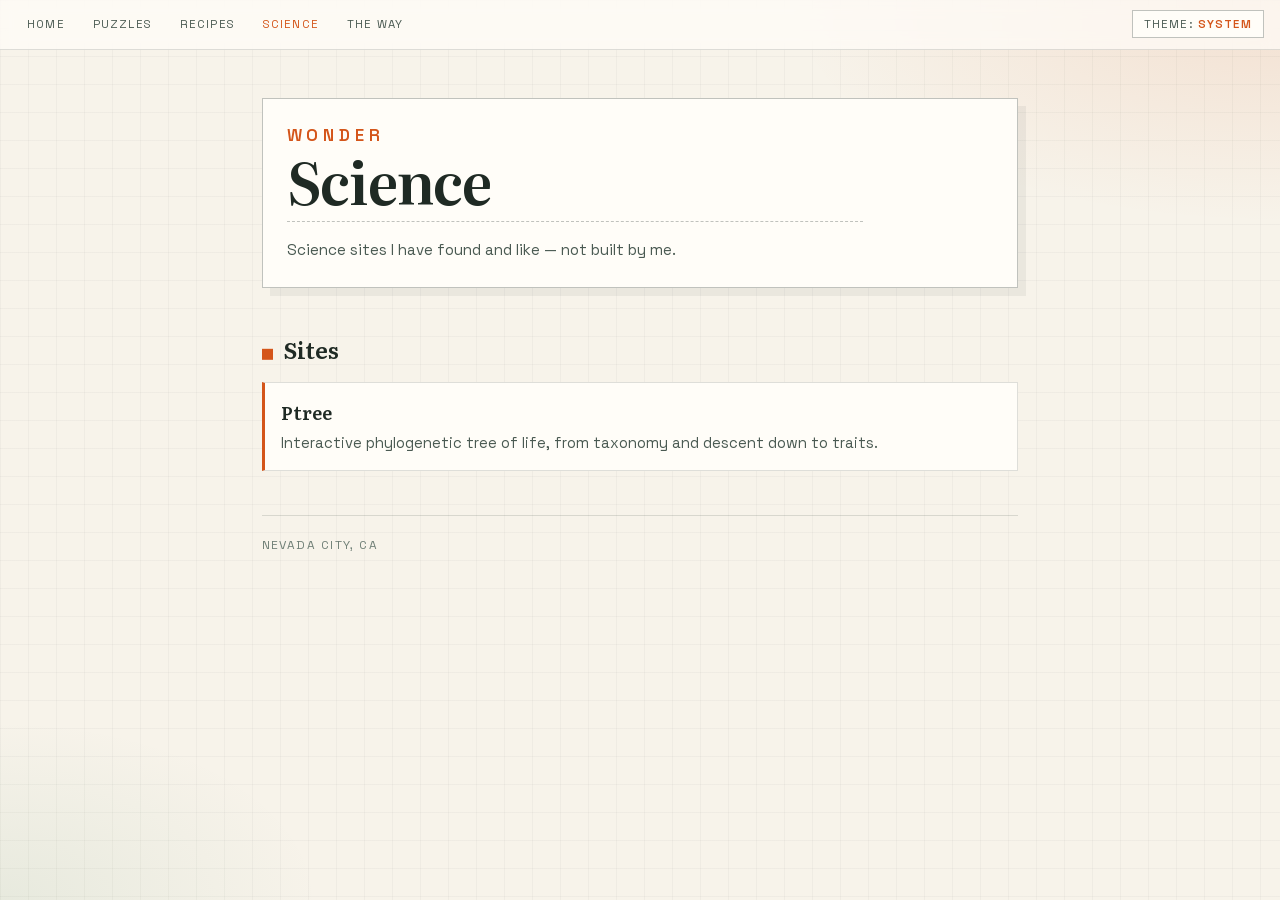
<file: science/index.html>
<!DOCTYPE html>
<html lang="en">
<head>
<meta charset="UTF-8">
<meta name="viewport" content="width=device-width, initial-scale=1">
<title>Science</title>
<script>
  (function () {
    var key = "recipes-theme";
    var pref = localStorage.getItem(key) || "system";
    function resolved(p) {
      if (p === "light" || p === "dark") return p;
      return window.matchMedia("(prefers-color-scheme: dark)").matches ? "dark" : "light";
    }
    document.documentElement.setAttribute("data-theme", resolved(pref));
    document.documentElement.setAttribute("data-theme-pref", pref);
    window.__siteTheme = {
      pref: pref,
      resolved: resolved,
      apply: function (p) {
        this.pref = p;
        localStorage.setItem(key, p);
        document.documentElement.setAttribute("data-theme-pref", p);
        document.documentElement.setAttribute("data-theme", resolved(p));
      },
      label: function () {
        if (this.pref === "light") return "Theme: light (click for dark)";
        if (this.pref === "dark") return "Theme: dark (click for system)";
        return "Theme: system (click for light)";
      },
      cycle: function () {
        var order = ["system", "light", "dark"];
        this.apply(order[(order.indexOf(this.pref) + 1) % order.length]);
      }
    };
  })();
</script>
<link rel="preload" href="../recipes/fonts/Literata.woff2" as="font" type="font/woff2" crossorigin>
<link rel="preload" href="../recipes/fonts/SpaceGrotesk.woff2" as="font" type="font/woff2" crossorigin>
<link rel="stylesheet" href="../recipes/fonts/fonts.css">
<style>
  :root,
  html[data-theme="light"] {
    --bg: #f7f3ea;
    --ink: #1f2a24;
    --ink-soft: #4a5a52;
    --ink-mute: #6f7f76;
    --accent: #d4551a;
    --accent-deep: #a63f10;
    --culture: #2f7a4e;
    --line: rgba(31, 42, 36, 0.14);
    --line-strong: rgba(31, 42, 36, 0.28);
    --panel: #fffdf8;
    --grid: rgba(31, 42, 36, 0.035);
    --glow-a: rgba(212, 85, 26, 0.12);
    --glow-b: rgba(47, 122, 78, 0.08);
    --shadow: rgba(31, 42, 36, 0.06);
    --toolbar: rgba(255, 253, 248, 0.72);
    color-scheme: light;
  }

  @media (prefers-color-scheme: dark) {
    :root:not([data-theme="light"]) {
      --bg: #16110c;
      --ink: #f3e6d4;
      --ink-soft: #c4b19a;
      --ink-mute: #8f7c68;
      --accent: #e8943a;
      --accent-deep: #f0a85a;
      --culture: #7fad63;
      --line: rgba(232, 148, 58, 0.22);
      --line-strong: rgba(232, 148, 58, 0.4);
      --panel: #1f1711;
      --grid: rgba(243, 230, 212, 0.04);
      --glow-a: rgba(232, 148, 58, 0.14);
      --glow-b: rgba(127, 173, 99, 0.08);
      --shadow: rgba(0, 0, 0, 0.35);
      --toolbar: rgba(22, 17, 12, 0.88);
      color-scheme: dark;
    }
  }

  html[data-theme="dark"] {
    --bg: #16110c;
    --ink: #f3e6d4;
    --ink-soft: #c4b19a;
    --ink-mute: #8f7c68;
    --accent: #e8943a;
    --accent-deep: #f0a85a;
    --culture: #7fad63;
    --line: rgba(232, 148, 58, 0.22);
    --line-strong: rgba(232, 148, 58, 0.4);
    --panel: #1f1711;
    --grid: rgba(243, 230, 212, 0.04);
    --glow-a: rgba(232, 148, 58, 0.14);
    --glow-b: rgba(127, 173, 99, 0.08);
    --shadow: rgba(0, 0, 0, 0.35);
    --toolbar: rgba(22, 17, 12, 0.88);
    color-scheme: dark;
  }

  * { box-sizing: border-box; }

  body {
    margin: 0;
    min-height: 100vh;
    color: var(--ink);
    font-family: "Space Grotesk", sans-serif;
    font-weight: 400;
    line-height: 1.55;
    background-color: var(--bg);
    background-image:
      linear-gradient(var(--grid) 1px, transparent 1px),
      linear-gradient(90deg, var(--grid) 1px, transparent 1px),
      radial-gradient(ellipse 70% 45% at 100% 0%, var(--glow-a), transparent 55%),
      radial-gradient(ellipse 50% 40% at 0% 100%, var(--glow-b), transparent 50%);
    background-size: 28px 28px, 28px 28px, auto, auto;
    -webkit-font-smoothing: antialiased;
  }

  .toolbar {
    position: sticky;
    top: 0;
    z-index: 20;
    display: flex;
    justify-content: space-between;
    align-items: center;
    gap: 0.75rem;
    padding: 0.65rem 1rem;
    background: var(--toolbar);
    border-bottom: 1px solid var(--line);
    backdrop-filter: blur(8px);
  }

  .site-nav {
    display: flex;
    flex-wrap: wrap;
    gap: 0.35rem;
  }

  .site-nav a {
    color: var(--ink-soft);
    font: 0.72rem/1 "Space Grotesk", sans-serif;
    letter-spacing: 0.1em;
    text-transform: uppercase;
    text-decoration: none;
    padding: 0.45rem 0.7rem;
  }
  .site-nav a:hover,
  .site-nav a[aria-current="page"] {
    color: var(--accent);
  }

  #theme-toggle {
    appearance: none;
    border: 1px solid var(--line-strong);
    background: var(--panel);
    color: var(--ink-soft);
    font: 0.72rem/1 "Space Grotesk", sans-serif;
    letter-spacing: 0.1em;
    text-transform: uppercase;
    padding: 0.45rem 0.7rem;
    cursor: pointer;
  }
  #theme-toggle:hover {
    color: var(--accent);
    border-color: var(--accent);
  }
  #theme-toggle .pref {
    color: var(--accent);
    font-weight: 600;
  }

  .page {
    max-width: 50rem;
    margin: 0 auto;
    padding: 3rem 1.35rem 4rem;
  }

  header {
    margin-bottom: 2.75rem;
    padding: 1.75rem 1.5rem 1.6rem;
    background: var(--panel);
    border: 1px solid var(--line-strong);
    box-shadow: 8px 8px 0 var(--shadow);
  }

  .brand {
    font-family: "Literata", serif;
    font-size: clamp(2.4rem, 7vw, 3.6rem);
    font-weight: 600;
    line-height: 0.98;
    letter-spacing: -0.02em;
    margin: 0 0 0.75rem;
  }
  .brand span {
    display: block;
    font-family: "Space Grotesk", sans-serif;
    font-size: 0.3em;
    font-weight: 600;
    letter-spacing: 0.28em;
    text-transform: uppercase;
    color: var(--accent);
    margin-bottom: 0.55rem;
  }

  .lede {
    margin: 0;
    padding-top: 1rem;
    border-top: 1px dashed var(--line-strong);
    font-size: 0.95rem;
    color: var(--ink-soft);
    max-width: 36rem;
  }

  section { margin: 0 0 2.75rem; }

  h2 {
    font-family: "Literata", serif;
    font-size: 1.45rem;
    font-weight: 600;
    margin: 0 0 0.85rem;
    display: flex;
    align-items: baseline;
    gap: 0.65rem;
  }
  h2::before {
    content: "";
    width: 0.7rem;
    height: 0.7rem;
    background: var(--accent);
    transform: translateY(0.05rem);
  }

  .link-list {
    list-style: none;
    padding: 0;
    margin: 0;
    display: grid;
    gap: 0.85rem;
  }

  .link-list a {
    display: block;
    background: var(--panel);
    border: 1px solid var(--line);
    border-left: 3px solid var(--accent);
    padding: 0.95rem 1rem;
    color: var(--ink);
    text-decoration: none;
    transition: border-color 0.15s ease;
  }
  .link-list a:hover {
    border-color: var(--accent);
    border-left-color: var(--accent);
  }

  .link-list strong {
    display: block;
    font-family: "Literata", serif;
    font-size: 1.15rem;
    font-weight: 600;
    margin-bottom: 0.35rem;
  }

  .link-list span {
    display: block;
    font-size: 0.92rem;
    color: var(--ink-soft);
  }

  footer {
    margin-top: 0.5rem;
    padding-top: 1.25rem;
    border-top: 1px solid var(--line);
    font-size: 0.75rem;
    letter-spacing: 0.12em;
    text-transform: uppercase;
    color: var(--ink-mute);
  }

  @media (max-width: 30rem) {
    header {
      padding: 1.25rem 1rem;
      box-shadow: 5px 5px 0 var(--shadow);
    }
  }
</style>
</head>
<body>
<div class="toolbar">
  <nav class="site-nav" aria-label="Site">
    <a href="../">Home</a>
    <a href="../puzzles/">Puzzles</a>
    <a href="../recipes/">Recipes</a>
    <a href="./" aria-current="page">Science</a>
    <a href="../the-way/">The Way</a>
  </nav>
  <button type="button" id="theme-toggle" aria-live="polite">
    Theme: <span class="pref" id="theme-pref-label">system</span>
  </button>
</div>

<main class="page">
  <header>
    <h1 class="brand"><span>Wonder</span>Science</h1>
    <p class="lede">Science sites I have found and like — not built by me.</p>
  </header>

  <section>
    <h2>Sites</h2>
    <ul class="link-list">
      <li>
        <a href="https://ptree.org/" target="_blank" rel="noopener noreferrer">
          <strong>Ptree</strong>
          <span>Interactive phylogenetic tree of life, from taxonomy and descent down to traits.</span>
        </a>
      </li>
    </ul>
  </section>

  <footer>Nevada City, CA</footer>
</main>

<script>
  (function () {
    var t = window.__siteTheme;
    var label = document.getElementById("theme-pref-label");
    var btn = document.getElementById("theme-toggle");

    function sync() {
      label.textContent = t.pref;
      btn.setAttribute("aria-label", t.label());
      btn.title = t.label();
    }

    sync();
    btn.addEventListener("click", function () {
      t.cycle();
      sync();
    });
    window.matchMedia("(prefers-color-scheme: dark)").addEventListener("change", function () {
      if (t.pref === "system") t.apply("system");
    });
  })();
</script>
<script data-goatcounter="https://arcmode.goatcounter.com/count"
        async src="//gc.zgo.at/count.js"></script>
</body>
</html>
</file>
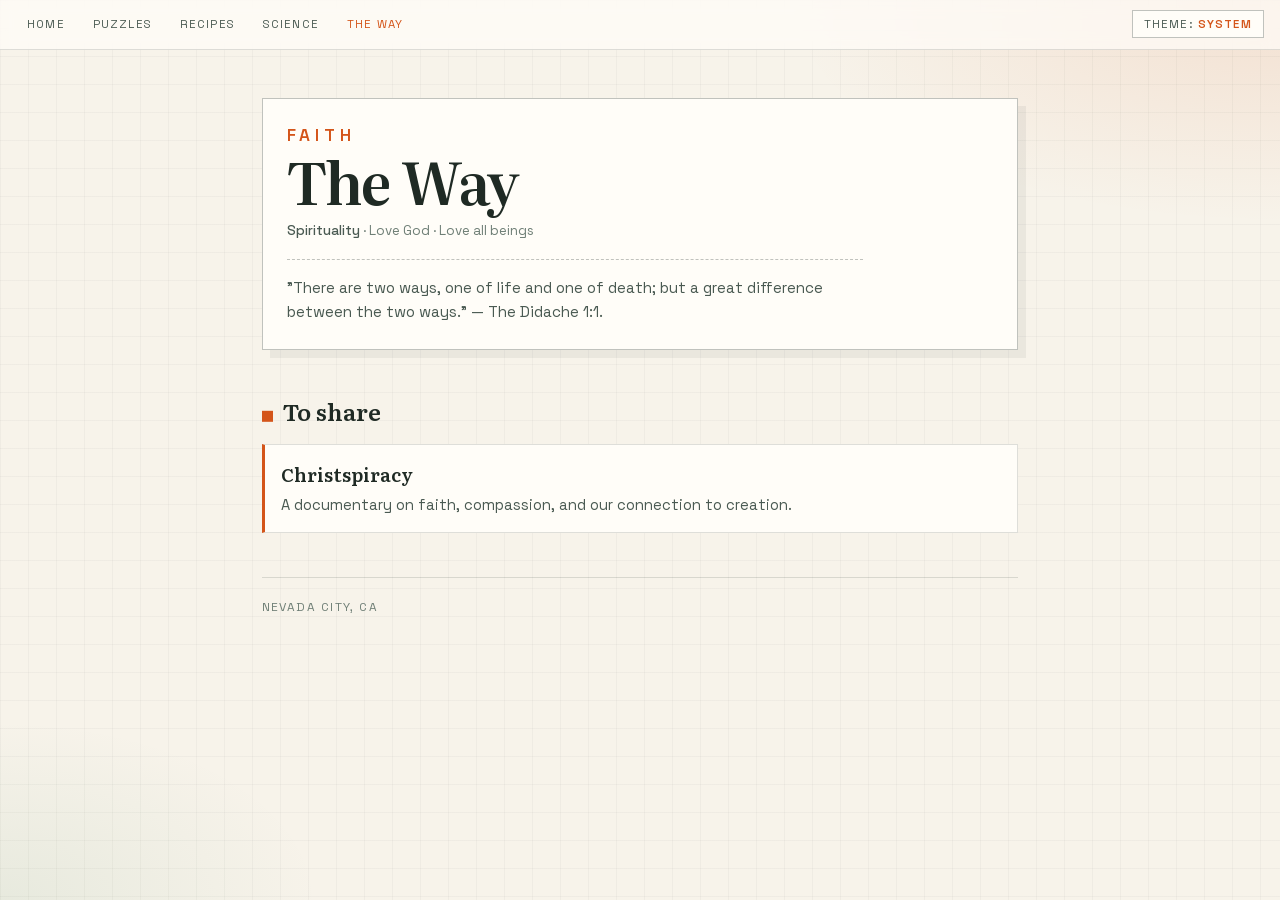
<file: the-way/index.html>
<!DOCTYPE html>
<html lang="en">
<head>
<meta charset="UTF-8">
<meta name="viewport" content="width=device-width, initial-scale=1">
<title>The Way</title>
<script>
  (function () {
    var key = "recipes-theme";
    var pref = localStorage.getItem(key) || "system";
    function resolved(p) {
      if (p === "light" || p === "dark") return p;
      return window.matchMedia("(prefers-color-scheme: dark)").matches ? "dark" : "light";
    }
    document.documentElement.setAttribute("data-theme", resolved(pref));
    document.documentElement.setAttribute("data-theme-pref", pref);
    window.__siteTheme = {
      pref: pref,
      resolved: resolved,
      apply: function (p) {
        this.pref = p;
        localStorage.setItem(key, p);
        document.documentElement.setAttribute("data-theme-pref", p);
        document.documentElement.setAttribute("data-theme", resolved(p));
      },
      label: function () {
        if (this.pref === "light") return "Theme: light (click for dark)";
        if (this.pref === "dark") return "Theme: dark (click for system)";
        return "Theme: system (click for light)";
      },
      cycle: function () {
        var order = ["system", "light", "dark"];
        this.apply(order[(order.indexOf(this.pref) + 1) % order.length]);
      }
    };
  })();
</script>
<link rel="preload" href="../recipes/fonts/Literata.woff2" as="font" type="font/woff2" crossorigin>
<link rel="preload" href="../recipes/fonts/SpaceGrotesk.woff2" as="font" type="font/woff2" crossorigin>
<link rel="stylesheet" href="../recipes/fonts/fonts.css">
<style>
  :root,
  html[data-theme="light"] {
    --bg: #f7f3ea;
    --ink: #1f2a24;
    --ink-soft: #4a5a52;
    --ink-mute: #6f7f76;
    --accent: #d4551a;
    --accent-deep: #a63f10;
    --culture: #2f7a4e;
    --line: rgba(31, 42, 36, 0.14);
    --line-strong: rgba(31, 42, 36, 0.28);
    --panel: #fffdf8;
    --grid: rgba(31, 42, 36, 0.035);
    --glow-a: rgba(212, 85, 26, 0.12);
    --glow-b: rgba(47, 122, 78, 0.08);
    --shadow: rgba(31, 42, 36, 0.06);
    --toolbar: rgba(255, 253, 248, 0.72);
    color-scheme: light;
  }

  @media (prefers-color-scheme: dark) {
    :root:not([data-theme="light"]) {
      --bg: #16110c;
      --ink: #f3e6d4;
      --ink-soft: #c4b19a;
      --ink-mute: #8f7c68;
      --accent: #e8943a;
      --accent-deep: #f0a85a;
      --culture: #7fad63;
      --line: rgba(232, 148, 58, 0.22);
      --line-strong: rgba(232, 148, 58, 0.4);
      --panel: #1f1711;
      --grid: rgba(243, 230, 212, 0.04);
      --glow-a: rgba(232, 148, 58, 0.14);
      --glow-b: rgba(127, 173, 99, 0.08);
      --shadow: rgba(0, 0, 0, 0.35);
      --toolbar: rgba(22, 17, 12, 0.88);
      color-scheme: dark;
    }
  }

  html[data-theme="dark"] {
    --bg: #16110c;
    --ink: #f3e6d4;
    --ink-soft: #c4b19a;
    --ink-mute: #8f7c68;
    --accent: #e8943a;
    --accent-deep: #f0a85a;
    --culture: #7fad63;
    --line: rgba(232, 148, 58, 0.22);
    --line-strong: rgba(232, 148, 58, 0.4);
    --panel: #1f1711;
    --grid: rgba(243, 230, 212, 0.04);
    --glow-a: rgba(232, 148, 58, 0.14);
    --glow-b: rgba(127, 173, 99, 0.08);
    --shadow: rgba(0, 0, 0, 0.35);
    --toolbar: rgba(22, 17, 12, 0.88);
    color-scheme: dark;
  }

  * { box-sizing: border-box; }

  body {
    margin: 0;
    min-height: 100vh;
    color: var(--ink);
    font-family: "Space Grotesk", sans-serif;
    font-weight: 400;
    line-height: 1.55;
    background-color: var(--bg);
    background-image:
      linear-gradient(var(--grid) 1px, transparent 1px),
      linear-gradient(90deg, var(--grid) 1px, transparent 1px),
      radial-gradient(ellipse 70% 45% at 100% 0%, var(--glow-a), transparent 55%),
      radial-gradient(ellipse 50% 40% at 0% 100%, var(--glow-b), transparent 50%);
    background-size: 28px 28px, 28px 28px, auto, auto;
    -webkit-font-smoothing: antialiased;
  }

  .toolbar {
    position: sticky;
    top: 0;
    z-index: 20;
    display: flex;
    justify-content: space-between;
    align-items: center;
    gap: 0.75rem;
    padding: 0.65rem 1rem;
    background: var(--toolbar);
    border-bottom: 1px solid var(--line);
    backdrop-filter: blur(8px);
  }

  .site-nav {
    display: flex;
    flex-wrap: wrap;
    gap: 0.35rem;
  }

  .site-nav a {
    color: var(--ink-soft);
    font: 0.72rem/1 "Space Grotesk", sans-serif;
    letter-spacing: 0.1em;
    text-transform: uppercase;
    text-decoration: none;
    padding: 0.45rem 0.7rem;
  }
  .site-nav a:hover,
  .site-nav a[aria-current="page"] {
    color: var(--accent);
  }

  #theme-toggle {
    appearance: none;
    border: 1px solid var(--line-strong);
    background: var(--panel);
    color: var(--ink-soft);
    font: 0.72rem/1 "Space Grotesk", sans-serif;
    letter-spacing: 0.1em;
    text-transform: uppercase;
    padding: 0.45rem 0.7rem;
    cursor: pointer;
  }
  #theme-toggle:hover {
    color: var(--accent);
    border-color: var(--accent);
  }
  #theme-toggle .pref {
    color: var(--accent);
    font-weight: 600;
  }

  .page {
    max-width: 50rem;
    margin: 0 auto;
    padding: 3rem 1.35rem 4rem;
  }

  header {
    margin-bottom: 2.75rem;
    padding: 1.75rem 1.5rem 1.6rem;
    background: var(--panel);
    border: 1px solid var(--line-strong);
    box-shadow: 8px 8px 0 var(--shadow);
  }

  .brand {
    font-family: "Literata", serif;
    font-size: clamp(2.4rem, 7vw, 3.6rem);
    font-weight: 600;
    line-height: 0.98;
    letter-spacing: -0.02em;
    margin: 0 0 0.75rem;
  }
  .brand span {
    display: block;
    font-family: "Space Grotesk", sans-serif;
    font-size: 0.3em;
    font-weight: 600;
    letter-spacing: 0.28em;
    text-transform: uppercase;
    color: var(--accent);
    margin-bottom: 0.55rem;
  }

  .meta {
    margin: 0 0 1.1rem;
    font-size: 0.84rem;
    color: var(--ink-mute);
  }
  .meta b {
    color: var(--ink-soft);
    font-weight: 500;
  }

  .lede {
    margin: 0;
    padding-top: 1rem;
    border-top: 1px dashed var(--line-strong);
    font-size: 0.95rem;
    color: var(--ink-soft);
    max-width: 36rem;
  }

  section { margin: 0 0 2.75rem; }

  h2 {
    font-family: "Literata", serif;
    font-size: 1.45rem;
    font-weight: 600;
    margin: 0 0 0.85rem;
    display: flex;
    align-items: baseline;
    gap: 0.65rem;
  }
  h2::before {
    content: "";
    width: 0.7rem;
    height: 0.7rem;
    background: var(--accent);
    transform: translateY(0.05rem);
  }

  .link-list {
    list-style: none;
    padding: 0;
    margin: 0;
    display: grid;
    gap: 0.85rem;
  }

  .link-list a {
    display: block;
    background: var(--panel);
    border: 1px solid var(--line);
    border-left: 3px solid var(--accent);
    padding: 0.95rem 1rem;
    color: var(--ink);
    text-decoration: none;
    transition: border-color 0.15s ease;
  }
  .link-list a:hover {
    border-color: var(--accent);
    border-left-color: var(--accent);
  }

  .link-list strong {
    display: block;
    font-family: "Literata", serif;
    font-size: 1.15rem;
    font-weight: 600;
    margin-bottom: 0.35rem;
  }

  .link-list span {
    display: block;
    font-size: 0.92rem;
    color: var(--ink-soft);
  }

  footer {
    margin-top: 0.5rem;
    padding-top: 1.25rem;
    border-top: 1px solid var(--line);
    font-size: 0.75rem;
    letter-spacing: 0.12em;
    text-transform: uppercase;
    color: var(--ink-mute);
  }

  @media (max-width: 30rem) {
    header {
      padding: 1.25rem 1rem;
      box-shadow: 5px 5px 0 var(--shadow);
    }
  }
</style>
</head>
<body>
<div class="toolbar">
  <nav class="site-nav" aria-label="Site">
    <a href="../">Home</a>
    <a href="../puzzles/">Puzzles</a>
    <a href="../recipes/">Recipes</a>
    <a href="../science/">Science</a>
    <a href="./" aria-current="page">The Way</a>
  </nav>
  <button type="button" id="theme-toggle" aria-live="polite">
    Theme: <span class="pref" id="theme-pref-label">system</span>
  </button>
</div>

<main class="page">
  <header>
    <h1 class="brand"><span>Faith</span>The Way</h1>
    <p class="meta"><b>Spirituality</b> · Love God · Love all beings</p>
    <p class="lede">"There are two ways, one of life and one of death; but a great difference between the two ways." — The Didache 1:1.</p>
  </header>

  <section>
    <h2>To share</h2>
    <ul class="link-list">
      <li>
        <a href="https://christspiracy.com/" target="_blank" rel="noopener noreferrer">
          <strong>Christspiracy</strong>
          <span>A documentary on faith, compassion, and our connection to creation.</span>
        </a>
      </li>
    </ul>
  </section>

  <footer>Nevada City, CA</footer>
</main>

<script>
  (function () {
    var t = window.__siteTheme;
    var label = document.getElementById("theme-pref-label");
    var btn = document.getElementById("theme-toggle");

    function sync() {
      label.textContent = t.pref;
      btn.setAttribute("aria-label", t.label());
      btn.title = t.label();
    }

    sync();
    btn.addEventListener("click", function () {
      t.cycle();
      sync();
    });
    window.matchMedia("(prefers-color-scheme: dark)").addEventListener("change", function () {
      if (t.pref === "system") t.apply("system");
    });
  })();
</script>
<script data-goatcounter="https://arcmode.goatcounter.com/count"
        async src="//gc.zgo.at/count.js"></script>
</body>
</html>
</file>
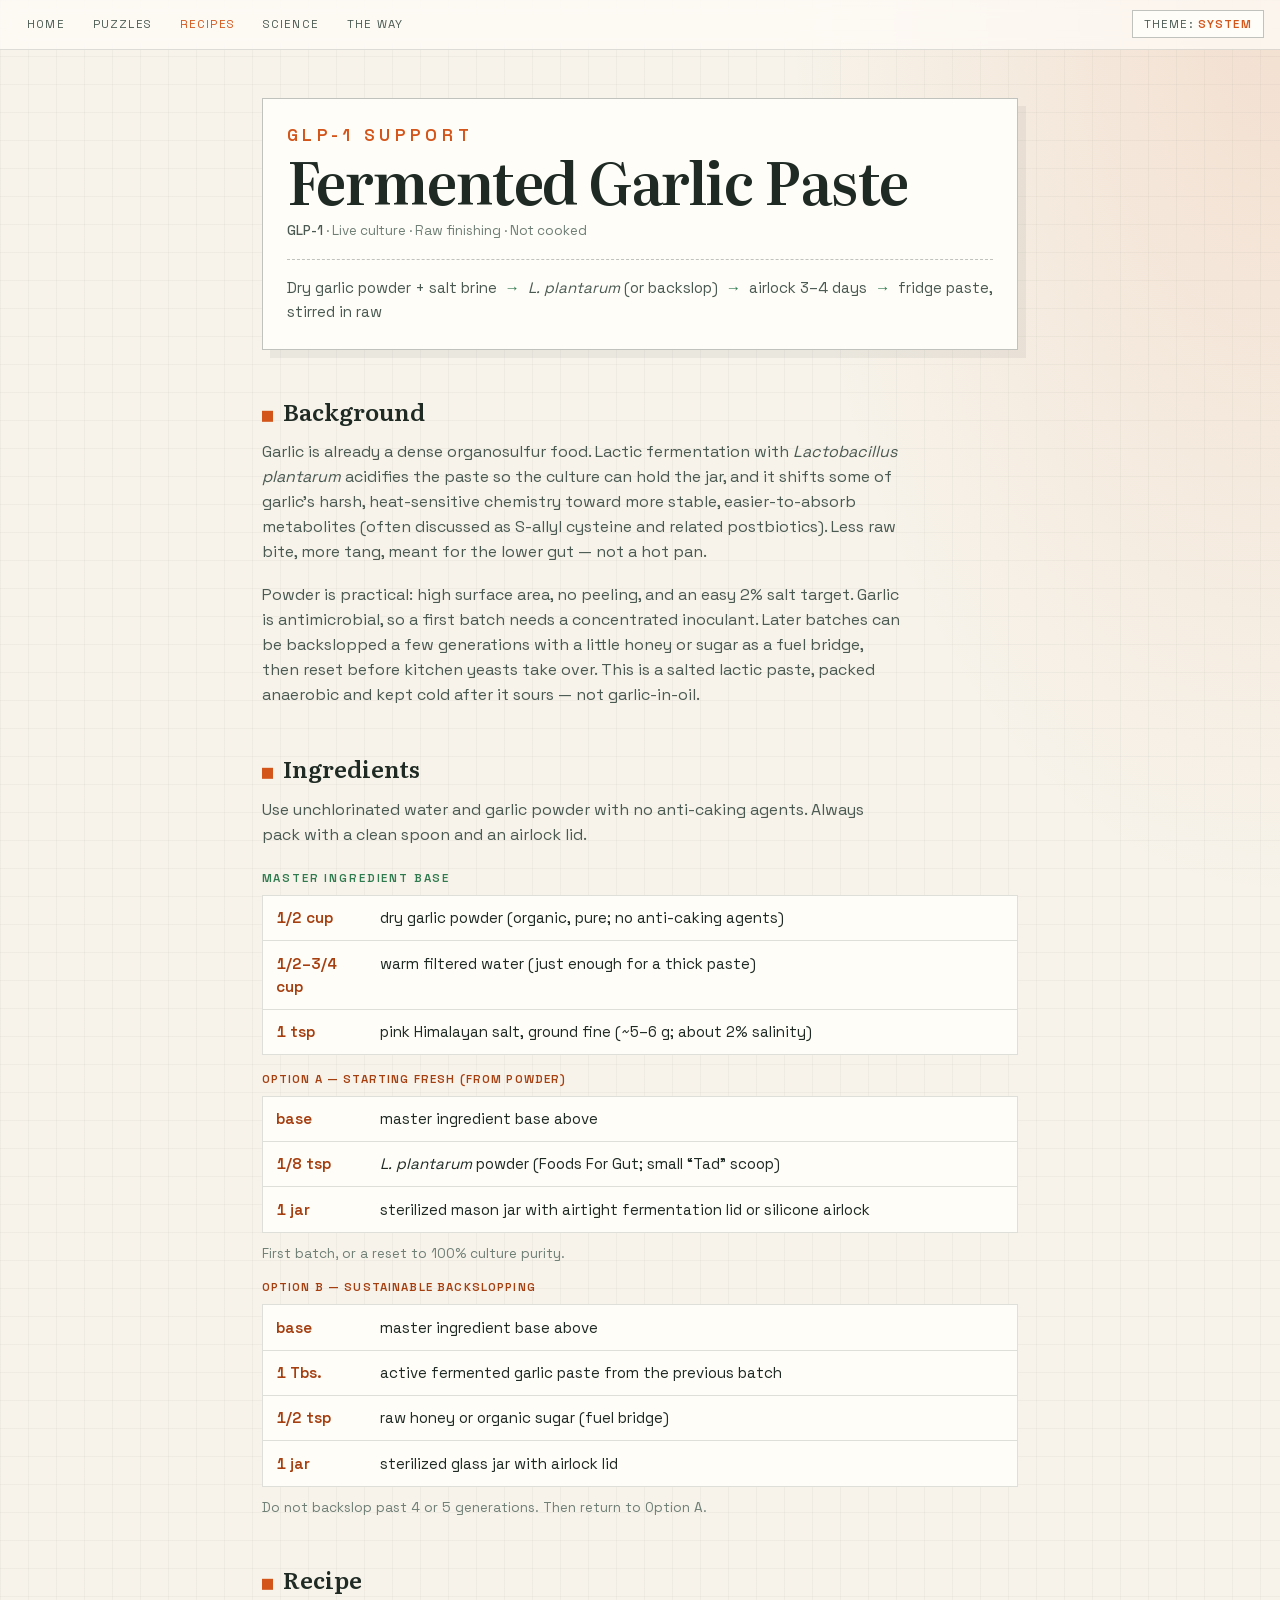
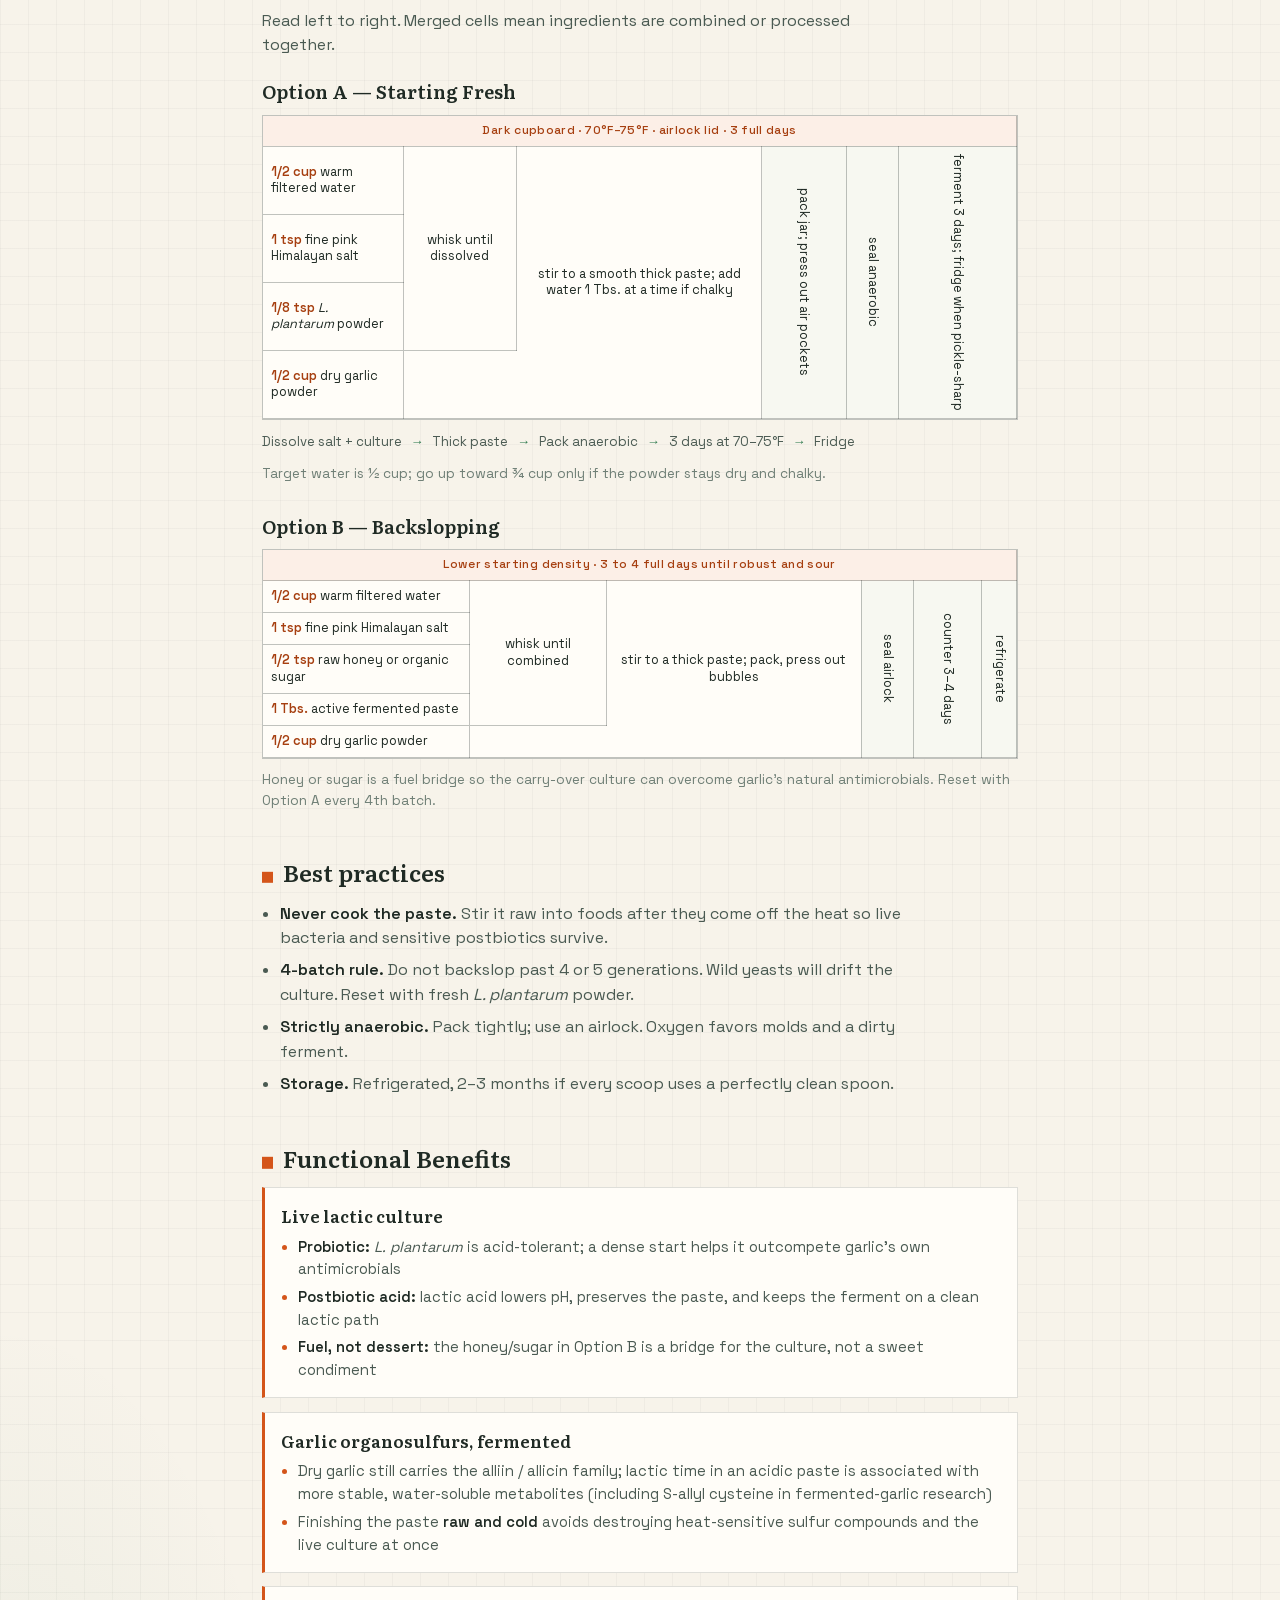
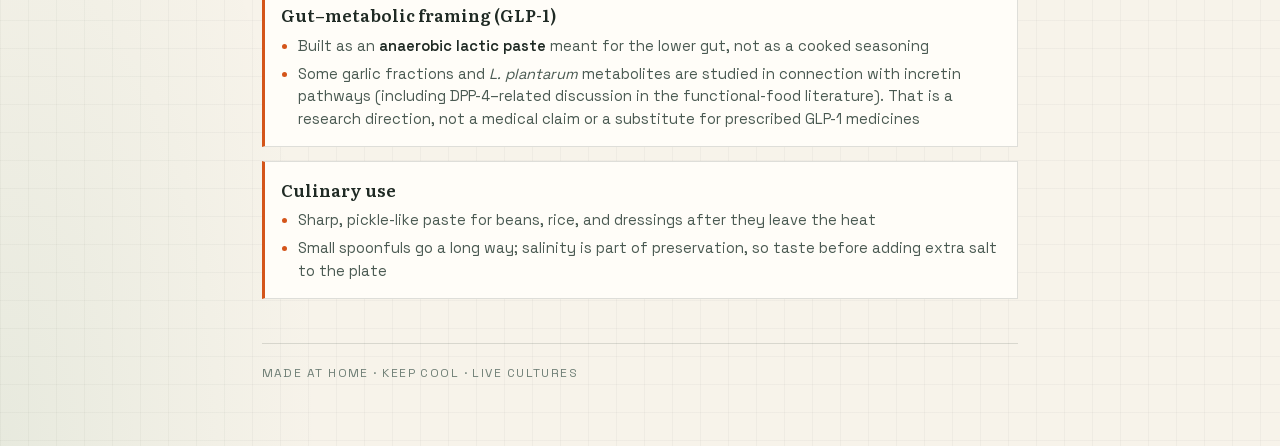
<file: recipes/fermented-garlic-paste.html>
<!DOCTYPE html>
<html lang="en">
<head>
<meta charset="UTF-8">
<meta name="viewport" content="width=device-width, initial-scale=1">
<title>Fermented Garlic Paste</title>
<script>
  (function () {
    var key = "recipes-theme";
    var pref = localStorage.getItem(key) || localStorage.getItem("naranjita-theme") || "system";
    function resolved(p) {
      if (p === "light" || p === "dark") return p;
      return window.matchMedia("(prefers-color-scheme: dark)").matches ? "dark" : "light";
    }
    document.documentElement.setAttribute("data-theme", resolved(pref));
    document.documentElement.setAttribute("data-theme-pref", pref);
    window.__recipesTheme = {
      pref: pref,
      resolved: resolved,
      apply: function (p) {
        this.pref = p;
        localStorage.setItem(key, p);
        document.documentElement.setAttribute("data-theme-pref", p);
        document.documentElement.setAttribute("data-theme", resolved(p));
      },
      label: function () {
        if (this.pref === "light") return "Theme: light (click for dark)";
        if (this.pref === "dark") return "Theme: dark (click for system)";
        return "Theme: system (click for light)";
      },
      cycle: function () {
        var order = ["system", "light", "dark"];
        this.apply(order[(order.indexOf(this.pref) + 1) % order.length]);
      }
    };
  })();
</script>
<link rel="preload" href="fonts/Literata.woff2" as="font" type="font/woff2" crossorigin>
<link rel="preload" href="fonts/SpaceGrotesk.woff2" as="font" type="font/woff2" crossorigin>
<link rel="stylesheet" href="fonts/fonts.css">
<style>
  :root,
  html[data-theme="light"] {
    --bg: #f7f3ea;
    --ink: #1f2a24;
    --ink-soft: #4a5a52;
    --ink-mute: #6f7f76;
    --accent: #d4551a;
    --accent-deep: #a63f10;
    --culture: #2f7a4e;
    --line: rgba(31, 42, 36, 0.14);
    --line-strong: rgba(31, 42, 36, 0.28);
    --panel: #fffdf8;
    --grid: rgba(31, 42, 36, 0.035);
    --glow-a: rgba(212, 85, 26, 0.12);
    --glow-b: rgba(47, 122, 78, 0.08);
    --banner: rgba(212, 85, 26, 0.08);
    --vertical: rgba(47, 122, 78, 0.04);
    --shadow: rgba(31, 42, 36, 0.06);
    --toolbar: rgba(255, 253, 248, 0.72);
    color-scheme: light;
  }

  @media (prefers-color-scheme: dark) {
    :root:not([data-theme="light"]) {
      --bg: #16110c;
      --ink: #f3e6d4;
      --ink-soft: #c4b19a;
      --ink-mute: #8f7c68;
      --accent: #e8943a;
      --accent-deep: #f0a85a;
      --culture: #7fad63;
      --line: rgba(232, 148, 58, 0.22);
      --line-strong: rgba(232, 148, 58, 0.4);
      --panel: #1f1711;
      --grid: rgba(243, 230, 212, 0.04);
      --glow-a: rgba(232, 148, 58, 0.14);
      --glow-b: rgba(127, 173, 99, 0.08);
      --banner: rgba(232, 148, 58, 0.1);
      --vertical: rgba(127, 173, 99, 0.06);
      --shadow: rgba(0, 0, 0, 0.35);
      --toolbar: rgba(22, 17, 12, 0.88);
      color-scheme: dark;
    }
  }

  html[data-theme="dark"] {
    --bg: #16110c;
    --ink: #f3e6d4;
    --ink-soft: #c4b19a;
    --ink-mute: #8f7c68;
    --accent: #e8943a;
    --accent-deep: #f0a85a;
    --culture: #7fad63;
    --line: rgba(232, 148, 58, 0.22);
    --line-strong: rgba(232, 148, 58, 0.4);
    --panel: #1f1711;
    --grid: rgba(243, 230, 212, 0.04);
    --glow-a: rgba(232, 148, 58, 0.14);
    --glow-b: rgba(127, 173, 99, 0.08);
    --banner: rgba(232, 148, 58, 0.1);
    --vertical: rgba(127, 173, 99, 0.06);
    --shadow: rgba(0, 0, 0, 0.35);
    --toolbar: rgba(22, 17, 12, 0.88);
    color-scheme: dark;
  }

  * { box-sizing: border-box; }

  body {
    margin: 0;
    color: var(--ink);
    font-family: "Space Grotesk", sans-serif;
    font-weight: 400;
    line-height: 1.55;
    background-color: var(--bg);
    background-image:
      linear-gradient(var(--grid) 1px, transparent 1px),
      linear-gradient(90deg, var(--grid) 1px, transparent 1px),
      radial-gradient(ellipse 70% 45% at 100% 0%, var(--glow-a), transparent 55%),
      radial-gradient(ellipse 50% 40% at 0% 100%, var(--glow-b), transparent 50%);
    background-size: 28px 28px, 28px 28px, auto, auto;
    -webkit-font-smoothing: antialiased;
  }

  .toolbar {
    position: sticky;
    top: 0;
    z-index: 20;
    display: flex;
    justify-content: space-between;
    align-items: center;
    gap: 0.75rem;
    padding: 0.65rem 1rem;
    background: var(--toolbar);
    border-bottom: 1px solid var(--line);
    backdrop-filter: blur(8px);
  }

  .site-nav {
    display: flex;
    flex-wrap: wrap;
    gap: 0.35rem;
  }

  .site-nav a {
    color: var(--ink-soft);
    font: 0.72rem/1 "Space Grotesk", sans-serif;
    letter-spacing: 0.1em;
    text-transform: uppercase;
    text-decoration: none;
    padding: 0.45rem 0.7rem;
  }
  .site-nav a:hover,
  .site-nav a[aria-current="page"] {
    color: var(--accent);
  }

  #theme-toggle {
    appearance: none;
    border: 1px solid var(--line-strong);
    background: var(--panel);
    color: var(--ink-soft);
    font: 0.72rem/1 "Space Grotesk", sans-serif;
    letter-spacing: 0.1em;
    text-transform: uppercase;
    padding: 0.45rem 0.7rem;
    cursor: pointer;
  }
  #theme-toggle:hover {
    color: var(--accent);
    border-color: var(--accent);
  }
  #theme-toggle .pref {
    color: var(--accent);
    font-weight: 600;
  }

  .page {
    max-width: 50rem;
    margin: 0 auto;
    padding: 3rem 1.35rem 4rem;
  }

  header {
    margin-bottom: 2.75rem;
    padding: 1.75rem 1.5rem 1.6rem;
    background: var(--panel);
    border: 1px solid var(--line-strong);
    box-shadow: 8px 8px 0 var(--shadow);
  }

  .brand {
    font-family: "Literata", serif;
    font-size: clamp(2.4rem, 7vw, 3.6rem);
    font-weight: 600;
    line-height: 0.98;
    letter-spacing: -0.02em;
    margin: 0 0 0.75rem;
  }
  .brand span {
    display: block;
    font-family: "Space Grotesk", sans-serif;
    font-size: 0.3em;
    font-weight: 600;
    letter-spacing: 0.28em;
    text-transform: uppercase;
    color: var(--accent);
    margin-bottom: 0.55rem;
  }

  .meta {
    margin: 0 0 1.1rem;
    font-size: 0.84rem;
    color: var(--ink-mute);
  }
  .meta b {
    color: var(--ink-soft);
    font-weight: 500;
  }

  .process {
    margin: 0;
    padding-top: 1rem;
    border-top: 1px dashed var(--line-strong);
    font-size: 0.95rem;
    color: var(--ink-soft);
  }
  .process .arrow {
    color: var(--culture);
    margin: 0 0.25rem;
    font-weight: 600;
  }

  section { margin: 0 0 2.75rem; }

  h2 {
    font-family: "Literata", serif;
    font-size: 1.45rem;
    font-weight: 600;
    margin: 0 0 0.65rem;
    display: flex;
    align-items: baseline;
    gap: 0.65rem;
  }
  h2::before {
    content: "";
    width: 0.7rem;
    height: 0.7rem;
    background: var(--accent);
    transform: translateY(0.05rem);
  }

  .lede, .note {
    margin: 0 0 1.2rem;
    color: var(--ink-soft);
    max-width: 40rem;
  }

  .stage {
    margin: 1.4rem 0 0.45rem;
    font-size: 0.72rem;
    letter-spacing: 0.16em;
    text-transform: uppercase;
    font-weight: 600;
    color: var(--culture);
  }
  .stage.option {
    margin-top: 0.95rem;
    color: var(--accent-deep);
    letter-spacing: 0.1em;
  }

  .ingredients {
    list-style: none;
    padding: 0;
    margin: 0;
    background: var(--panel);
    border: 1px solid var(--line);
  }
  .ingredients li {
    display: grid;
    grid-template-columns: 5.5rem 1fr;
    gap: 1rem;
    padding: 0.65rem 0.85rem;
    border-bottom: 1px solid var(--line);
    font-size: 0.95rem;
  }
  .ingredients li:last-child { border-bottom: 0; }
  .ingredients .qty {
    color: var(--accent-deep);
    font-variant-numeric: tabular-nums;
    font-weight: 600;
  }
  .ingredients .name { color: var(--ink); }

  .recipe-block { margin: 0 0 1.75rem; }
  .recipe-block h3 {
    font-family: "Literata", serif;
    font-size: 1.15rem;
    font-weight: 600;
    margin: 0 0 0.55rem;
  }

  .table-scroll {
    overflow-x: auto;
    -webkit-overflow-scrolling: touch;
    border: 1px solid var(--line-strong);
    background: var(--panel);
  }

  table.recipe {
    width: 100%;
    min-width: 36rem;
    border-collapse: collapse;
    empty-cells: show;
    font: 0.8rem / 1.3 "Space Grotesk", sans-serif;
    color: var(--ink);
  }
  table.recipe td {
    border-right: 1px solid var(--line-strong);
    border-bottom: 1px solid var(--line-strong);
    padding: 0.45rem 0.55rem;
    vertical-align: middle;
  }
  table.recipe td.banner {
    text-align: center;
    color: var(--accent-deep);
    background: var(--banner);
    font-size: 0.75rem;
    letter-spacing: 0.03em;
    font-weight: 500;
  }
  table.recipe td.ingredient .amount {
    color: var(--accent-deep);
    font-weight: 600;
  }
  table.recipe td.action { text-align: center; }
  table.recipe td.righthide {
    position: relative;
    border-right: 0 hidden;
  }
  @supports (font: -apple-system-body) {
    table.recipe td.righthide::after {
      content: "";
      position: absolute;
      z-index: 1;
      top: 0;
      right: -1px;
      bottom: 1px;
      width: 2px;
      background: var(--panel);
      pointer-events: none;
    }
  }
  table.recipe td.vertical {
    text-align: center;
    vertical-align: middle;
    background: var(--vertical);
  }
  @supports not (-moz-appearance: none) {
    @supports not (-webkit-touch-callout: none) {
      table.recipe td.vertical {
        writing-mode: vertical-rl;
        text-orientation: mixed;
      }
    }
  }

  .timeline {
    display: flex;
    flex-wrap: wrap;
    gap: 0.35rem 0.55rem;
    margin: 0.75rem 0 0;
    font-size: 0.82rem;
    color: var(--ink-soft);
  }
  .timeline .arrow {
    color: var(--culture);
    font-weight: 600;
  }
  .aside {
    margin: 0.65rem 0 0;
    font-size: 0.85rem;
    color: var(--ink-mute);
  }

  .practices {
    margin: 0;
    padding-left: 1.15rem;
    display: grid;
    gap: 0.45rem;
    color: var(--ink-soft);
    max-width: 42rem;
  }
  .practices strong { color: var(--ink); font-weight: 600; }

  .benefits {
    display: grid;
    gap: 0.85rem;
  }
  .benefit {
    background: var(--panel);
    border: 1px solid var(--line);
    border-left: 3px solid var(--accent);
    padding: 0.95rem 1rem;
  }
  .benefit h3 {
    margin: 0 0 0.4rem;
    font-family: "Literata", serif;
    font-size: 1.05rem;
    font-weight: 600;
  }
  .benefit ul {
    margin: 0;
    padding-left: 1.1rem;
    display: grid;
    gap: 0.3rem;
  }
  .benefit li {
    font-size: 0.92rem;
    color: var(--ink-soft);
  }
  .benefit li::marker { color: var(--accent); }
  .benefit strong { color: var(--ink); font-weight: 600; }
  i { font-style: italic; }

  footer {
    margin-top: 0.5rem;
    padding-top: 1.25rem;
    border-top: 1px solid var(--line);
    font-size: 0.75rem;
    letter-spacing: 0.12em;
    text-transform: uppercase;
    color: var(--ink-mute);
  }

  @media (max-width: 30rem) {
    header {
      padding: 1.25rem 1rem;
      box-shadow: 5px 5px 0 var(--shadow);
    }
    .ingredients li {
      grid-template-columns: 1fr;
      gap: 0.15rem;
    }
  }
</style>
</head>
<body>
<div class="toolbar">
  <nav class="site-nav" aria-label="Site">
    <a href="../">Home</a>
    <a href="../puzzles/">Puzzles</a>
    <a href="./" aria-current="page">Recipes</a>
    <a href="../science/">Science</a>
    <a href="../the-way/">The Way</a>
  </nav>
  <button type="button" id="theme-toggle" aria-live="polite">
    Theme: <span class="pref" id="theme-pref-label">system</span>
  </button>
</div>

<main class="page">
  <header>
    <h1 class="brand"><span>GLP-1 support</span>Fermented Garlic Paste</h1>
    <p class="meta"><b>GLP-1</b> · Live culture · Raw finishing · Not cooked</p>
    <p class="process">
      Dry garlic powder + salt brine
      <span class="arrow">&rarr;</span>
      <i>L. plantarum</i> (or backslop)
      <span class="arrow">&rarr;</span>
      airlock 3–4 days
      <span class="arrow">&rarr;</span>
      fridge paste, stirred in raw
    </p>
  </header>

  <section>
    <h2>Background</h2>
    <p class="lede">Garlic is already a dense organosulfur food. Lactic fermentation with <i>Lactobacillus plantarum</i> acidifies the paste so the culture can hold the jar, and it shifts some of garlic’s harsh, heat-sensitive chemistry toward more stable, easier-to-absorb metabolites (often discussed as S-allyl cysteine and related postbiotics). Less raw bite, more tang, meant for the lower gut — not a hot pan.</p>
    <p class="lede">Powder is practical: high surface area, no peeling, and an easy 2% salt target. Garlic is antimicrobial, so a first batch needs a concentrated inoculant. Later batches can be backslopped a few generations with a little honey or sugar as a fuel bridge, then reset before kitchen yeasts take over. This is a salted lactic paste, packed anaerobic and kept cold after it sours — not garlic-in-oil.</p>
  </section>

  <section>
    <h2>Ingredients</h2>
    <p class="lede">Use unchlorinated water and garlic powder with no anti-caking agents. Always pack with a clean spoon and an airlock lid.</p>

    <p class="stage">Master ingredient base</p>
    <ul class="ingredients">
      <li><span class="qty">1/2 cup</span><span class="name">dry garlic powder (organic, pure; no anti-caking agents)</span></li>
      <li><span class="qty">1/2–3/4 cup</span><span class="name">warm filtered water (just enough for a thick paste)</span></li>
      <li><span class="qty">1 tsp</span><span class="name">pink Himalayan salt, ground fine (~5–6 g; about 2% salinity)</span></li>
    </ul>

    <p class="stage option">Option A — starting fresh (from powder)</p>
    <ul class="ingredients">
      <li><span class="qty">base</span><span class="name">master ingredient base above</span></li>
      <li><span class="qty">1/8 tsp</span><span class="name"><i>L. plantarum</i> powder (Foods For Gut; small “Tad” scoop)</span></li>
      <li><span class="qty">1 jar</span><span class="name">sterilized mason jar with airtight fermentation lid or silicone airlock</span></li>
    </ul>
    <p class="aside">First batch, or a reset to 100% culture purity.</p>

    <p class="stage option">Option B — sustainable backslopping</p>
    <ul class="ingredients">
      <li><span class="qty">base</span><span class="name">master ingredient base above</span></li>
      <li><span class="qty">1 Tbs.</span><span class="name">active fermented garlic paste from the previous batch</span></li>
      <li><span class="qty">1/2 tsp</span><span class="name">raw honey or organic sugar (fuel bridge)</span></li>
      <li><span class="qty">1 jar</span><span class="name">sterilized glass jar with airlock lid</span></li>
    </ul>
    <p class="aside">Do not backslop past 4 or 5 generations. Then return to Option A.</p>
  </section>

  <section>
    <h2>Recipe</h2>
    <p class="note">Read left to right. Merged cells mean ingredients are combined or processed together.</p>

    <div class="recipe-block">
      <h3>Option A — Starting Fresh</h3>
      <div class="table-scroll">
        <table class="recipe">
          <tbody>
            <tr>
              <td class="banner" colspan="6">Dark cupboard · 70°F–75°F · airlock lid · 3 full days</td>
            </tr>
            <tr>
              <td class="ingredient"><span class="amount">1/2 cup</span> warm filtered water</td>
              <td class="action" rowspan="3">whisk until dissolved</td>
              <td class="action" rowspan="4">stir to a smooth thick paste; add water 1 Tbs. at a time if chalky</td>
              <td class="vertical" rowspan="4">pack jar; press out air pockets</td>
              <td class="vertical" rowspan="4">seal anaerobic</td>
              <td class="vertical" rowspan="4">ferment 3 days; fridge when pickle-sharp</td>
            </tr>
            <tr>
              <td class="ingredient"><span class="amount">1 tsp</span> fine pink Himalayan salt</td>
            </tr>
            <tr>
              <td class="ingredient"><span class="amount">1/8 tsp</span> <i>L. plantarum</i> powder</td>
            </tr>
            <tr>
              <td class="ingredient"><span class="amount">1/2 cup</span> dry garlic powder</td>
              <td class="righthide"></td>
            </tr>
          </tbody>
        </table>
      </div>
      <p class="timeline">
        <span>Dissolve salt + culture</span>
        <span class="arrow">&rarr;</span>
        <span>Thick paste</span>
        <span class="arrow">&rarr;</span>
        <span>Pack anaerobic</span>
        <span class="arrow">&rarr;</span>
        <span>3 days at 70–75°F</span>
        <span class="arrow">&rarr;</span>
        <span>Fridge</span>
      </p>
      <p class="aside">Target water is ½ cup; go up toward ¾ cup only if the powder stays dry and chalky.</p>
    </div>

    <div class="recipe-block">
      <h3>Option B — Backslopping</h3>
      <div class="table-scroll">
        <table class="recipe">
          <tbody>
            <tr>
              <td class="banner" colspan="6">Lower starting density · 3 to 4 full days until robust and sour</td>
            </tr>
            <tr>
              <td class="ingredient"><span class="amount">1/2 cup</span> warm filtered water</td>
              <td class="action" rowspan="4">whisk until combined</td>
              <td class="action" rowspan="5">stir to a thick paste; pack, press out bubbles</td>
              <td class="vertical" rowspan="5">seal airlock</td>
              <td class="vertical" rowspan="5">counter 3–4 days</td>
              <td class="vertical" rowspan="5">refrigerate</td>
            </tr>
            <tr>
              <td class="ingredient"><span class="amount">1 tsp</span> fine pink Himalayan salt</td>
            </tr>
            <tr>
              <td class="ingredient"><span class="amount">1/2 tsp</span> raw honey or organic sugar</td>
            </tr>
            <tr>
              <td class="ingredient"><span class="amount">1 Tbs.</span> active fermented paste</td>
            </tr>
            <tr>
              <td class="ingredient"><span class="amount">1/2 cup</span> dry garlic powder</td>
              <td class="righthide"></td>
            </tr>
          </tbody>
        </table>
      </div>
      <p class="aside">Honey or sugar is a fuel bridge so the carry-over culture can overcome garlic’s natural antimicrobials. Reset with Option A every 4th batch.</p>
    </div>
  </section>

  <section>
    <h2>Best practices</h2>
    <ul class="practices">
      <li><strong>Never cook the paste.</strong> Stir it raw into foods after they come off the heat so live bacteria and sensitive postbiotics survive.</li>
      <li><strong>4-batch rule.</strong> Do not backslop past 4 or 5 generations. Wild yeasts will drift the culture. Reset with fresh <i>L. plantarum</i> powder.</li>
      <li><strong>Strictly anaerobic.</strong> Pack tightly; use an airlock. Oxygen favors molds and a dirty ferment.</li>
      <li><strong>Storage.</strong> Refrigerated, 2–3 months if every scoop uses a perfectly clean spoon.</li>
    </ul>
  </section>

  <section>
    <h2>Functional Benefits</h2>
    <div class="benefits">
      <article class="benefit">
        <h3>Live lactic culture</h3>
        <ul>
          <li><strong>Probiotic:</strong> <i>L. plantarum</i> is acid-tolerant; a dense start helps it outcompete garlic’s own antimicrobials</li>
          <li><strong>Postbiotic acid:</strong> lactic acid lowers pH, preserves the paste, and keeps the ferment on a clean lactic path</li>
          <li><strong>Fuel, not dessert:</strong> the honey/sugar in Option B is a bridge for the culture, not a sweet condiment</li>
        </ul>
      </article>

      <article class="benefit">
        <h3>Garlic organosulfurs, fermented</h3>
        <ul>
          <li>Dry garlic still carries the alliin / allicin family; lactic time in an acidic paste is associated with more stable, water-soluble metabolites (including S-allyl cysteine in fermented-garlic research)</li>
          <li>Finishing the paste <strong>raw and cold</strong> avoids destroying heat-sensitive sulfur compounds and the live culture at once</li>
        </ul>
      </article>

      <article class="benefit">
        <h3>Gut–metabolic framing (GLP-1)</h3>
        <ul>
          <li>Built as an <strong>anaerobic lactic paste</strong> meant for the lower gut, not as a cooked seasoning</li>
          <li>Some garlic fractions and <i>L. plantarum</i> metabolites are studied in connection with incretin pathways (including DPP-4–related discussion in the functional-food literature). That is a research direction, not a medical claim or a substitute for prescribed GLP-1 medicines</li>
        </ul>
      </article>

      <article class="benefit">
        <h3>Culinary use</h3>
        <ul>
          <li>Sharp, pickle-like paste for beans, rice, and dressings after they leave the heat</li>
          <li>Small spoonfuls go a long way; salinity is part of preservation, so taste before adding extra salt to the plate</li>
        </ul>
      </article>
    </div>
  </section>

  <footer>Made at home · Keep cool · Live cultures</footer>
</main>

<script>
  (function () {
    var t = window.__recipesTheme;
    var label = document.getElementById("theme-pref-label");
    var btn = document.getElementById("theme-toggle");

    function sync() {
      label.textContent = t.pref;
      btn.setAttribute("aria-label", t.label());
      btn.title = t.label();
    }

    sync();
    btn.addEventListener("click", function () {
      t.cycle();
      sync();
    });
    window.matchMedia("(prefers-color-scheme: dark)").addEventListener("change", function () {
      if (t.pref === "system") t.apply("system");
    });
  })();
</script>
<script data-goatcounter="https://arcmode.goatcounter.com/count"
        async src="//gc.zgo.at/count.js"></script>
</body>
</html>
</file>
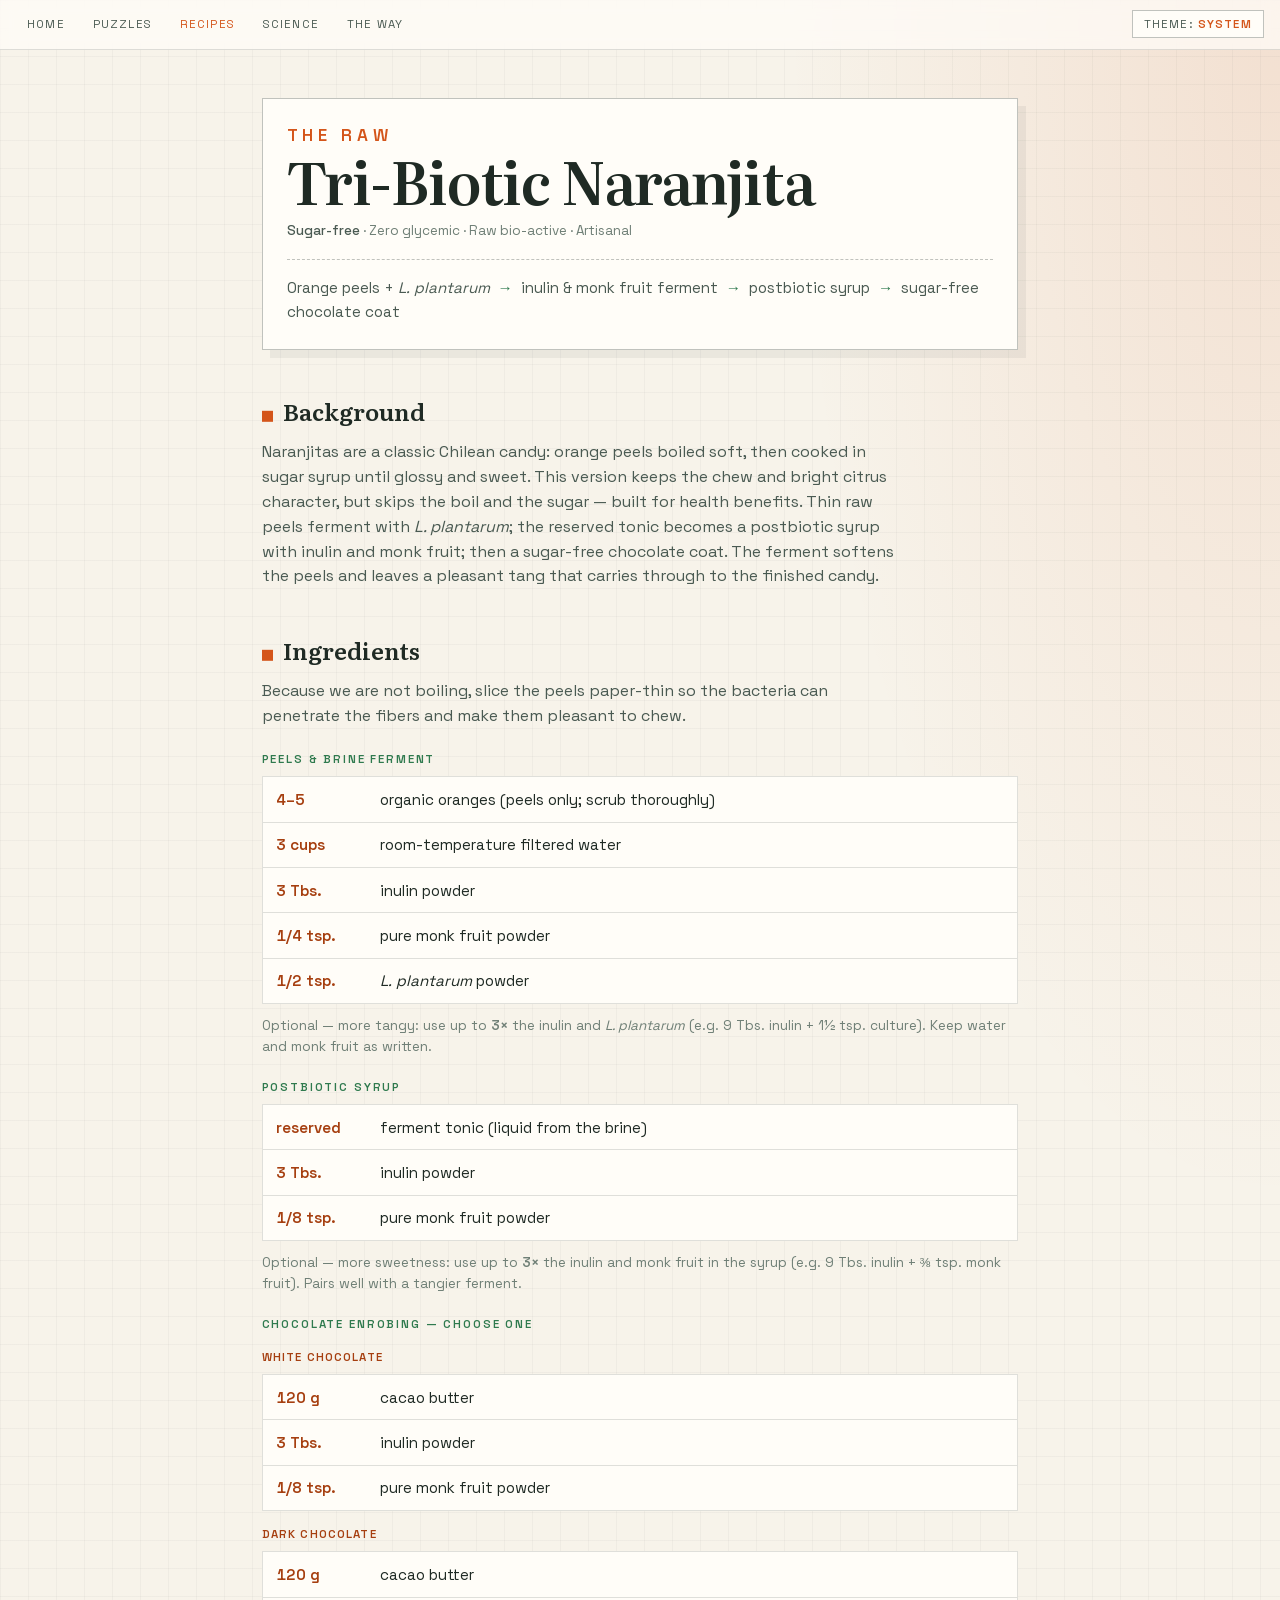
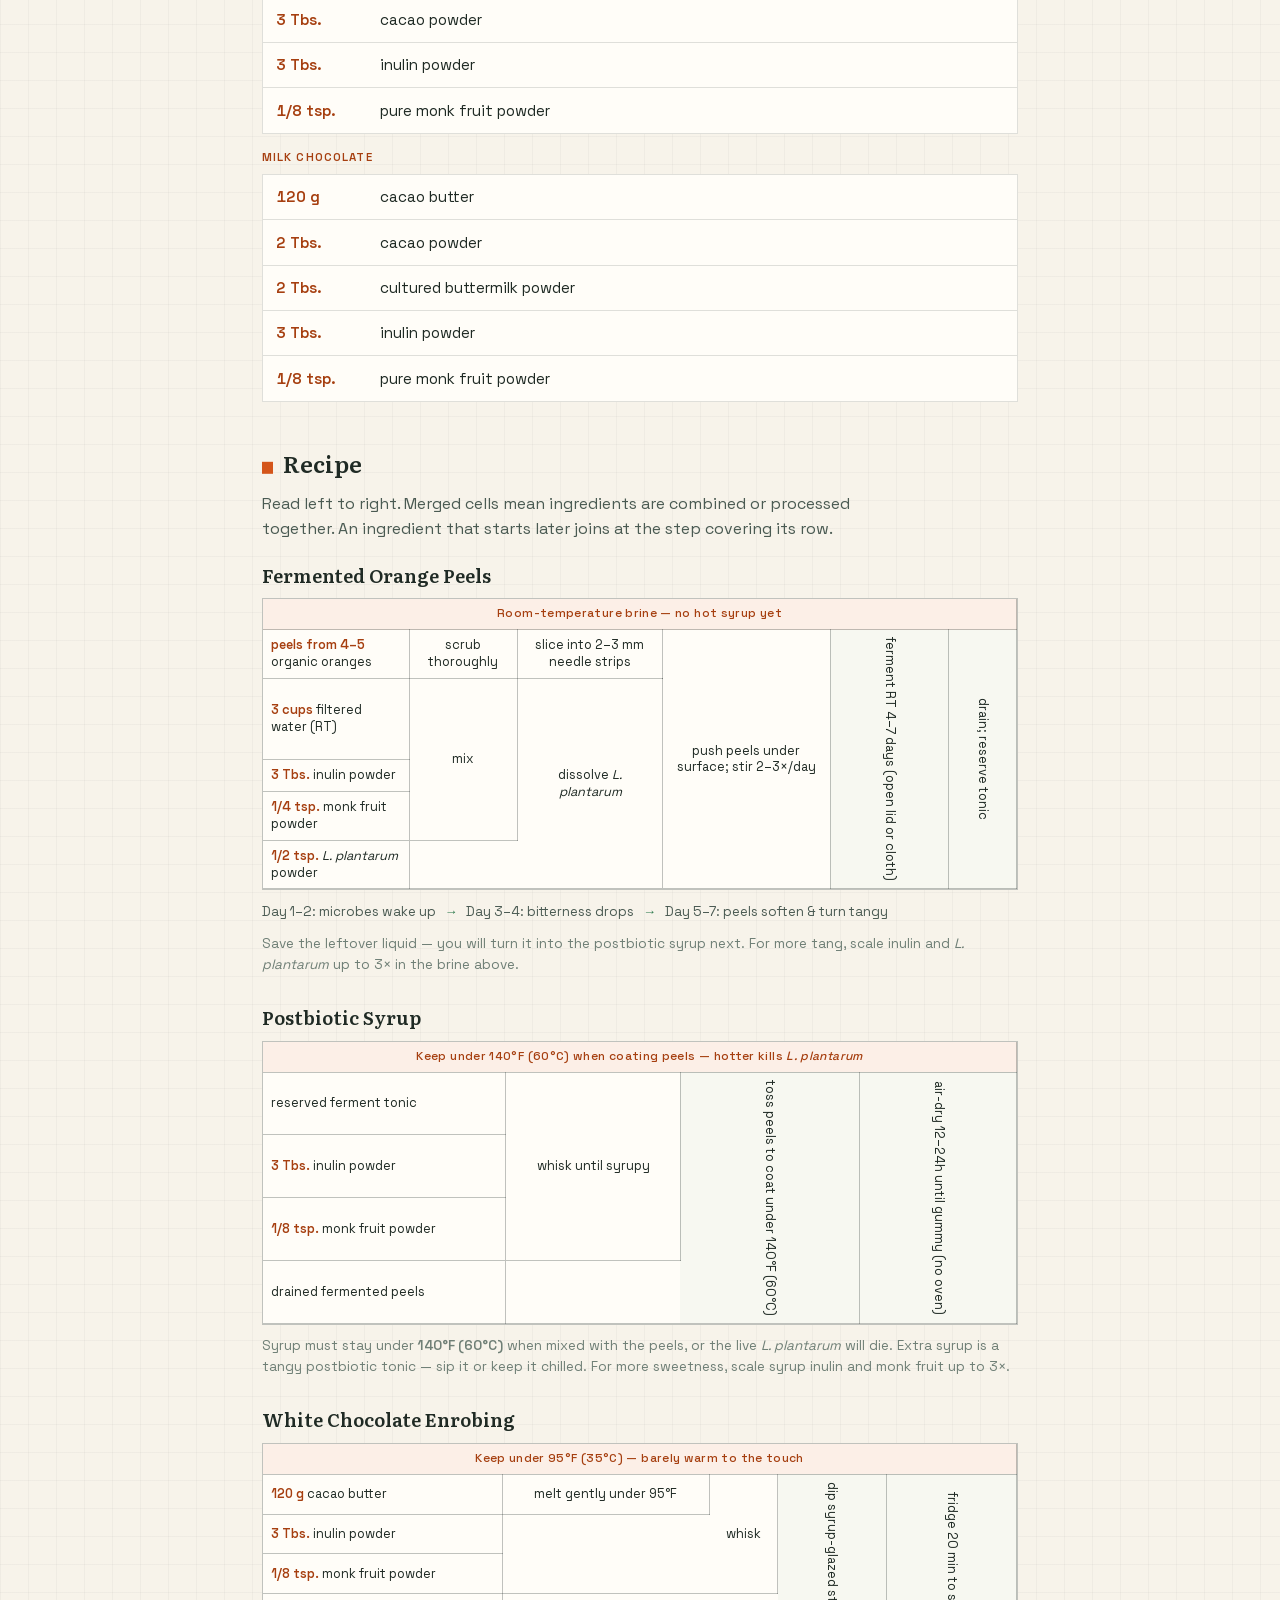
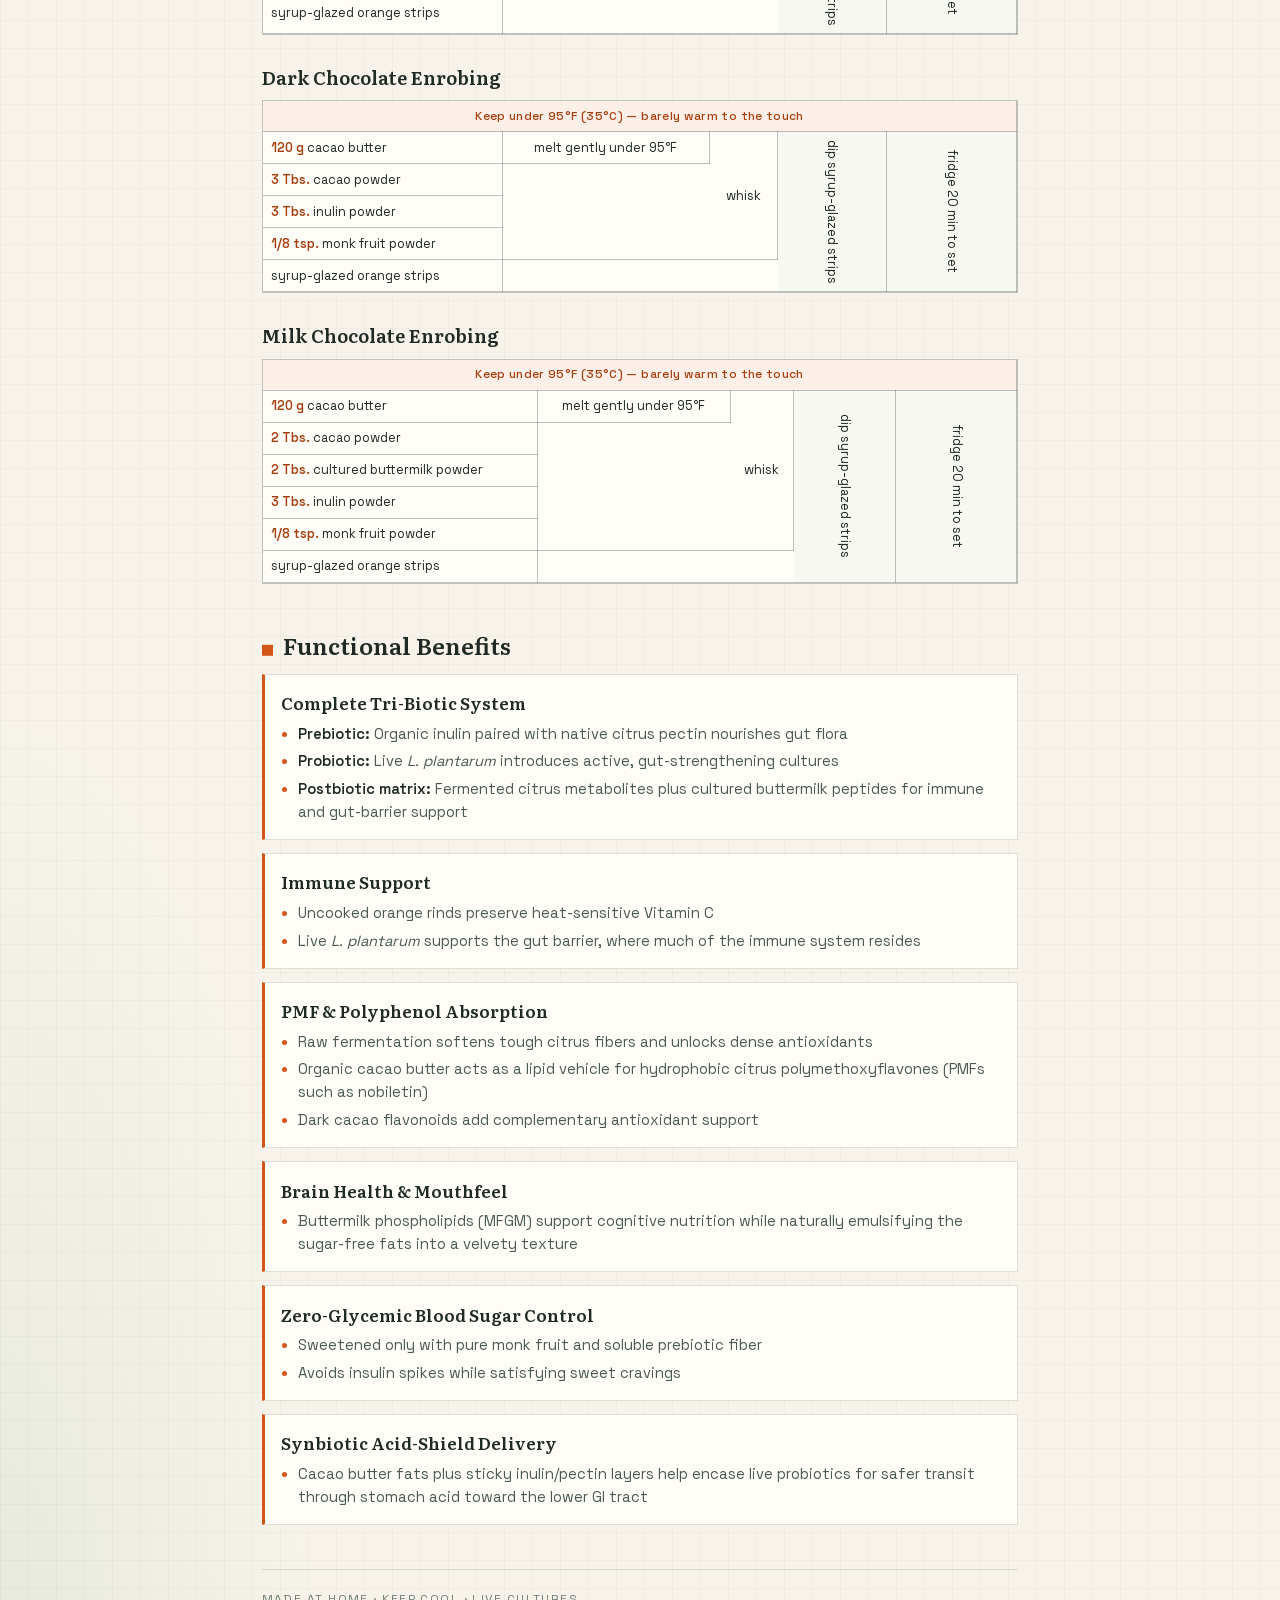
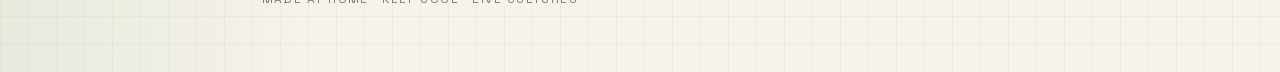
<file: recipes/raw-tri-biotic-naranjita.html>
<!DOCTYPE html>
<html lang="en">
<head>
<meta charset="UTF-8">
<meta name="viewport" content="width=device-width, initial-scale=1">
<title>The Raw Tri-Biotic Naranjita</title>
<script>
  (function () {
    var key = "recipes-theme";
    var pref = localStorage.getItem(key) || localStorage.getItem("naranjita-theme") || "system";
    function resolved(p) {
      if (p === "light" || p === "dark") return p;
      return window.matchMedia("(prefers-color-scheme: dark)").matches ? "dark" : "light";
    }
    document.documentElement.setAttribute("data-theme", resolved(pref));
    document.documentElement.setAttribute("data-theme-pref", pref);
    window.__naranjitaTheme = {
      pref: pref,
      resolved: resolved,
      apply: function (p) {
        this.pref = p;
        localStorage.setItem(key, p);
        document.documentElement.setAttribute("data-theme-pref", p);
        document.documentElement.setAttribute("data-theme", resolved(p));
      },
      label: function () {
        if (this.pref === "light") return "Theme: light (click for dark)";
        if (this.pref === "dark") return "Theme: dark (click for system)";
        return "Theme: system (click for light)";
      },
      cycle: function () {
        var order = ["system", "light", "dark"];
        this.apply(order[(order.indexOf(this.pref) + 1) % order.length]);
      }
    };
  })();
</script>
<link rel="preload" href="fonts/Literata.woff2" as="font" type="font/woff2" crossorigin>
<link rel="preload" href="fonts/SpaceGrotesk.woff2" as="font" type="font/woff2" crossorigin>
<link rel="stylesheet" href="fonts/fonts.css">
<style>
  /*
    Single kitchen-lab layout. Themes only swap color tokens.
    data-theme is set by the head script (system / light / dark).
  */
  :root,
  html[data-theme="light"] {
    --bg: #f7f3ea;
    --ink: #1f2a24;
    --ink-soft: #4a5a52;
    --ink-mute: #6f7f76;
    --accent: #d4551a;
    --accent-deep: #a63f10;
    --culture: #2f7a4e;
    --line: rgba(31, 42, 36, 0.14);
    --line-strong: rgba(31, 42, 36, 0.28);
    --panel: #fffdf8;
    --grid: rgba(31, 42, 36, 0.035);
    --glow-a: rgba(212, 85, 26, 0.12);
    --glow-b: rgba(47, 122, 78, 0.08);
    --banner: rgba(212, 85, 26, 0.08);
    --vertical: rgba(47, 122, 78, 0.04);
    --shadow: rgba(31, 42, 36, 0.06);
    --toolbar: rgba(255, 253, 248, 0.72);
    color-scheme: light;
  }

  @media (prefers-color-scheme: dark) {
    :root:not([data-theme="light"]) {
      --bg: #16110c;
      --ink: #f3e6d4;
      --ink-soft: #c4b19a;
      --ink-mute: #8f7c68;
      --accent: #e8943a;
      --accent-deep: #f0a85a;
      --culture: #7fad63;
      --line: rgba(232, 148, 58, 0.22);
      --line-strong: rgba(232, 148, 58, 0.4);
      --panel: #1f1711;
      --grid: rgba(243, 230, 212, 0.04);
      --glow-a: rgba(232, 148, 58, 0.14);
      --glow-b: rgba(127, 173, 99, 0.08);
      --banner: rgba(232, 148, 58, 0.1);
      --vertical: rgba(127, 173, 99, 0.06);
      --shadow: rgba(0, 0, 0, 0.35);
      --toolbar: rgba(22, 17, 12, 0.88);
      color-scheme: dark;
    }
  }

  html[data-theme="dark"] {
    --bg: #16110c;
    --ink: #f3e6d4;
    --ink-soft: #c4b19a;
    --ink-mute: #8f7c68;
    --accent: #e8943a;
    --accent-deep: #f0a85a;
    --culture: #7fad63;
    --line: rgba(232, 148, 58, 0.22);
    --line-strong: rgba(232, 148, 58, 0.4);
    --panel: #1f1711;
    --grid: rgba(243, 230, 212, 0.04);
    --glow-a: rgba(232, 148, 58, 0.14);
    --glow-b: rgba(127, 173, 99, 0.08);
    --banner: rgba(232, 148, 58, 0.1);
    --vertical: rgba(127, 173, 99, 0.06);
    --shadow: rgba(0, 0, 0, 0.35);
    --toolbar: rgba(22, 17, 12, 0.88);
    color-scheme: dark;
  }

  * { box-sizing: border-box; }

  body {
    margin: 0;
    color: var(--ink);
    font-family: "Space Grotesk", sans-serif;
    font-weight: 400;
    line-height: 1.55;
    background-color: var(--bg);
    background-image:
      linear-gradient(var(--grid) 1px, transparent 1px),
      linear-gradient(90deg, var(--grid) 1px, transparent 1px),
      radial-gradient(ellipse 70% 45% at 100% 0%, var(--glow-a), transparent 55%),
      radial-gradient(ellipse 50% 40% at 0% 100%, var(--glow-b), transparent 50%);
    background-size: 28px 28px, 28px 28px, auto, auto;
    -webkit-font-smoothing: antialiased;
  }

  .toolbar {
    position: sticky;
    top: 0;
    z-index: 20;
    display: flex;
    justify-content: space-between;
    align-items: center;
    gap: 0.75rem;
    padding: 0.65rem 1rem;
    background: var(--toolbar);
    border-bottom: 1px solid var(--line);
    backdrop-filter: blur(8px);
  }

  .site-nav {
    display: flex;
    flex-wrap: wrap;
    gap: 0.35rem;
  }

  .site-nav a {
    color: var(--ink-soft);
    font: 0.72rem/1 "Space Grotesk", sans-serif;
    letter-spacing: 0.1em;
    text-transform: uppercase;
    text-decoration: none;
    padding: 0.45rem 0.7rem;
  }
  .site-nav a:hover,
  .site-nav a[aria-current="page"] {
    color: var(--accent);
  }

  #theme-toggle {
    appearance: none;
    border: 1px solid var(--line-strong);
    background: var(--panel);
    color: var(--ink-soft);
    font: 0.72rem/1 "Space Grotesk", sans-serif;
    letter-spacing: 0.1em;
    text-transform: uppercase;
    padding: 0.45rem 0.7rem;
    cursor: pointer;
  }
  #theme-toggle:hover {
    color: var(--accent);
    border-color: var(--accent);
  }
  #theme-toggle .pref {
    color: var(--accent);
    font-weight: 600;
  }

  .page {
    max-width: 50rem;
    margin: 0 auto;
    padding: 3rem 1.35rem 4rem;
  }

  header {
    margin-bottom: 2.75rem;
    padding: 1.75rem 1.5rem 1.6rem;
    background: var(--panel);
    border: 1px solid var(--line-strong);
    box-shadow: 8px 8px 0 var(--shadow);
  }

  .brand {
    font-family: "Literata", serif;
    font-size: clamp(2.4rem, 7vw, 3.6rem);
    font-weight: 600;
    line-height: 0.98;
    letter-spacing: -0.02em;
    margin: 0 0 0.75rem;
  }
  .brand span {
    display: block;
    font-family: "Space Grotesk", sans-serif;
    font-size: 0.3em;
    font-weight: 600;
    letter-spacing: 0.28em;
    text-transform: uppercase;
    color: var(--accent);
    margin-bottom: 0.55rem;
  }

  .meta {
    margin: 0 0 1.1rem;
    font-size: 0.84rem;
    color: var(--ink-mute);
  }
  .meta b {
    color: var(--ink-soft);
    font-weight: 500;
  }

  .process {
    margin: 0;
    padding-top: 1rem;
    border-top: 1px dashed var(--line-strong);
    font-size: 0.95rem;
    color: var(--ink-soft);
  }
  .process .arrow {
    color: var(--culture);
    margin: 0 0.25rem;
    font-weight: 600;
  }

  section { margin: 0 0 2.75rem; }

  h2 {
    font-family: "Literata", serif;
    font-size: 1.45rem;
    font-weight: 600;
    margin: 0 0 0.65rem;
    display: flex;
    align-items: baseline;
    gap: 0.65rem;
  }
  h2::before {
    content: "";
    width: 0.7rem;
    height: 0.7rem;
    background: var(--accent);
    transform: translateY(0.05rem);
  }

  .lede, .note {
    margin: 0 0 1.2rem;
    color: var(--ink-soft);
    max-width: 40rem;
  }

  .stage {
    margin: 1.4rem 0 0.45rem;
    font-size: 0.72rem;
    letter-spacing: 0.16em;
    text-transform: uppercase;
    font-weight: 600;
    color: var(--culture);
  }
  .stage.option {
    margin-top: 0.95rem;
    color: var(--accent-deep);
    letter-spacing: 0.1em;
  }

  .ingredients {
    list-style: none;
    padding: 0;
    margin: 0;
    background: var(--panel);
    border: 1px solid var(--line);
  }
  .ingredients li {
    display: grid;
    grid-template-columns: 5.5rem 1fr;
    gap: 1rem;
    padding: 0.65rem 0.85rem;
    border-bottom: 1px solid var(--line);
    font-size: 0.95rem;
  }
  .ingredients li:last-child { border-bottom: 0; }
  .ingredients .qty {
    color: var(--accent-deep);
    font-variant-numeric: tabular-nums;
    font-weight: 600;
  }
  .ingredients .name { color: var(--ink); }

  .recipe-block { margin: 0 0 1.75rem; }
  .recipe-block h3 {
    font-family: "Literata", serif;
    font-size: 1.15rem;
    font-weight: 600;
    margin: 0 0 0.55rem;
  }

  .table-scroll {
    overflow-x: auto;
    -webkit-overflow-scrolling: touch;
    border: 1px solid var(--line-strong);
    background: var(--panel);
  }

  table.recipe {
    width: 100%;
    min-width: 36rem;
    border-collapse: collapse;
    empty-cells: show;
    font: 0.8rem / 1.3 "Space Grotesk", sans-serif;
    color: var(--ink);
  }
  table.recipe td {
    border-right: 1px solid var(--line-strong);
    border-bottom: 1px solid var(--line-strong);
    padding: 0.45rem 0.55rem;
    vertical-align: middle;
  }
  table.recipe td.banner {
    text-align: center;
    color: var(--accent-deep);
    background: var(--banner);
    font-size: 0.75rem;
    letter-spacing: 0.03em;
    font-weight: 500;
  }
  table.recipe td.ingredient .amount {
    color: var(--accent-deep);
    font-weight: 600;
  }
  table.recipe td.action { text-align: center; }
  table.recipe td.skip {
    border-right: 0;
    padding: 0;
  }
  table.recipe tbody tr:not(:last-child) td.skip:not(.skip-bottom) {
    border-bottom: 0;
  }
  table.recipe td.vertical {
    text-align: center;
    vertical-align: middle;
    background: var(--vertical);
  }
  @supports not (-moz-appearance: none) {
    @supports not (-webkit-touch-callout: none) {
      table.recipe td.vertical {
        writing-mode: vertical-rl;
        text-orientation: mixed;
      }
    }
  }

  .timeline {
    display: flex;
    flex-wrap: wrap;
    gap: 0.35rem 0.55rem;
    margin: 0.75rem 0 0;
    font-size: 0.82rem;
    color: var(--ink-soft);
  }
  .timeline .arrow {
    color: var(--culture);
    font-weight: 600;
  }
  .aside {
    margin: 0.65rem 0 0;
    font-size: 0.85rem;
    color: var(--ink-mute);
  }

  .benefits {
    display: grid;
    gap: 0.85rem;
  }
  .benefit {
    background: var(--panel);
    border: 1px solid var(--line);
    border-left: 3px solid var(--accent);
    padding: 0.95rem 1rem;
  }
  .benefit h3 {
    margin: 0 0 0.4rem;
    font-family: "Literata", serif;
    font-size: 1.05rem;
    font-weight: 600;
  }
  .benefit ul {
    margin: 0;
    padding-left: 1.1rem;
    display: grid;
    gap: 0.3rem;
  }
  .benefit li {
    font-size: 0.92rem;
    color: var(--ink-soft);
  }
  .benefit li::marker { color: var(--accent); }
  .benefit strong { color: var(--ink); font-weight: 600; }
  i { font-style: italic; }

  footer {
    margin-top: 0.5rem;
    padding-top: 1.25rem;
    border-top: 1px solid var(--line);
    font-size: 0.75rem;
    letter-spacing: 0.12em;
    text-transform: uppercase;
    color: var(--ink-mute);
  }

  @media (max-width: 30rem) {
    header {
      padding: 1.25rem 1rem;
      box-shadow: 5px 5px 0 var(--shadow);
    }
    .ingredients li {
      grid-template-columns: 1fr;
      gap: 0.15rem;
    }
  }
</style>
</head>
<body>
<div class="toolbar">
  <nav class="site-nav" aria-label="Site">
    <a href="../">Home</a>
    <a href="../puzzles/">Puzzles</a>
    <a href="./" aria-current="page">Recipes</a>
    <a href="../science/">Science</a>
    <a href="../the-way/">The Way</a>
  </nav>
  <button type="button" id="theme-toggle" aria-live="polite">
    Theme: <span class="pref" id="theme-pref-label">system</span>
  </button>
</div>

<main class="page">
  <header>
    <h1 class="brand"><span>The Raw</span>Tri-Biotic Naranjita</h1>
    <p class="meta"><b>Sugar-free</b> · Zero glycemic · Raw bio-active · Artisanal</p>
    <p class="process">
      Orange peels + <i>L. plantarum</i>
      <span class="arrow">&rarr;</span>
      inulin &amp; monk fruit ferment
      <span class="arrow">&rarr;</span>
      postbiotic syrup
      <span class="arrow">&rarr;</span>
      sugar-free chocolate coat
    </p>
  </header>

  <section>
    <h2>Background</h2>
    <p class="lede">Naranjitas are a classic Chilean candy: orange peels boiled soft, then cooked in sugar syrup until glossy and sweet. This version keeps the chew and bright citrus character, but skips the boil and the sugar — built for health benefits. Thin raw peels ferment with <i>L. plantarum</i>; the reserved tonic becomes a postbiotic syrup with inulin and monk fruit; then a sugar-free chocolate coat. The ferment softens the peels and leaves a pleasant tang that carries through to the finished candy.</p>
  </section>

  <section>
    <h2>Ingredients</h2>
    <p class="lede">Because we are not boiling, slice the peels paper-thin so the bacteria can penetrate the fibers and make them pleasant to chew.</p>

    <p class="stage">Peels &amp; brine ferment</p>
    <ul class="ingredients">
      <li><span class="qty">4–5</span><span class="name">organic oranges (peels only; scrub thoroughly)</span></li>
      <li><span class="qty">3 cups</span><span class="name">room-temperature filtered water</span></li>
      <li><span class="qty">3 Tbs.</span><span class="name">inulin powder</span></li>
      <li><span class="qty">1/4 tsp.</span><span class="name">pure monk fruit powder</span></li>
      <li><span class="qty">1/2 tsp.</span><span class="name"><i>L. plantarum</i> powder</span></li>
    </ul>
    <p class="aside">Optional — more tangy: use up to <b>3×</b> the inulin and <i>L. plantarum</i> (e.g. 9 Tbs. inulin + 1½ tsp. culture). Keep water and monk fruit as written.</p>

    <p class="stage">Postbiotic syrup</p>
    <ul class="ingredients">
      <li><span class="qty">reserved</span><span class="name">ferment tonic (liquid from the brine)</span></li>
      <li><span class="qty">3 Tbs.</span><span class="name">inulin powder</span></li>
      <li><span class="qty">1/8 tsp.</span><span class="name">pure monk fruit powder</span></li>
    </ul>
    <p class="aside">Optional — more sweetness: use up to <b>3×</b> the inulin and monk fruit in the syrup (e.g. 9 Tbs. inulin + ⅜ tsp. monk fruit). Pairs well with a tangier ferment.</p>

    <p class="stage">Chocolate enrobing — choose one</p>

    <p class="stage option">White chocolate</p>
    <ul class="ingredients">
      <li><span class="qty">120 g</span><span class="name">cacao butter</span></li>
      <li><span class="qty">3 Tbs.</span><span class="name">inulin powder</span></li>
      <li><span class="qty">1/8 tsp.</span><span class="name">pure monk fruit powder</span></li>
    </ul>

    <p class="stage option">Dark chocolate</p>
    <ul class="ingredients">
      <li><span class="qty">120 g</span><span class="name">cacao butter</span></li>
      <li><span class="qty">3 Tbs.</span><span class="name">cacao powder</span></li>
      <li><span class="qty">3 Tbs.</span><span class="name">inulin powder</span></li>
      <li><span class="qty">1/8 tsp.</span><span class="name">pure monk fruit powder</span></li>
    </ul>

    <p class="stage option">Milk chocolate</p>
    <ul class="ingredients">
      <li><span class="qty">120 g</span><span class="name">cacao butter</span></li>
      <li><span class="qty">2 Tbs.</span><span class="name">cacao powder</span></li>
      <li><span class="qty">2 Tbs.</span><span class="name">cultured buttermilk powder</span></li>
      <li><span class="qty">3 Tbs.</span><span class="name">inulin powder</span></li>
      <li><span class="qty">1/8 tsp.</span><span class="name">pure monk fruit powder</span></li>
    </ul>
  </section>

  <section>
    <h2>Recipe</h2>
    <p class="note">Read left to right. Merged cells mean ingredients are combined or processed together. An ingredient that starts later joins at the step covering its row.</p>

    <div class="recipe-block">
      <h3>Fermented Orange Peels</h3>
      <div class="table-scroll">
        <table class="recipe">
          <tbody>
            <tr>
              <td class="banner" colspan="7">Room-temperature brine — no hot syrup yet</td>
            </tr>
            <tr>
              <td class="ingredient"><span class="amount">peels from 4–5</span> organic oranges</td>
              <td class="action">scrub thoroughly</td>
              <td class="action">slice into 2–3&nbsp;mm needle strips</td>
              <td class="skip"></td>
              <td class="action" rowspan="5">push peels under surface; stir 2–3×/day</td>
              <td class="vertical" rowspan="5">ferment RT 4–7 days (open lid or cloth)</td>
              <td class="vertical" rowspan="5">drain; reserve tonic</td>
            </tr>
            <tr>
              <td class="ingredient"><span class="amount">3 cups</span> filtered water (RT)</td>
              <td class="action" rowspan="3">mix</td>
              <td class="action" colspan="2" rowspan="4">dissolve <i>L. plantarum</i></td>
            </tr>
            <tr>
              <td class="ingredient"><span class="amount">3 Tbs.</span> inulin powder</td>
            </tr>
            <tr>
              <td class="ingredient"><span class="amount">1/4 tsp.</span> monk fruit powder</td>
            </tr>
            <tr>
              <td class="ingredient"><span class="amount">1/2 tsp.</span> <i>L. plantarum</i> powder</td>
              <td class="skip"></td>
            </tr>
          </tbody>
        </table>
      </div>
      <p class="timeline">
        <span>Day 1–2: microbes wake up</span>
        <span class="arrow">&rarr;</span>
        <span>Day 3–4: bitterness drops</span>
        <span class="arrow">&rarr;</span>
        <span>Day 5–7: peels soften &amp; turn tangy</span>
      </p>
      <p class="aside">Save the leftover liquid — you will turn it into the postbiotic syrup next. For more tang, scale inulin and <i>L. plantarum</i> up to 3× in the brine above.</p>
    </div>

    <div class="recipe-block">
      <h3>Postbiotic Syrup</h3>
      <div class="table-scroll">
        <table class="recipe">
          <tbody>
            <tr>
              <td class="banner" colspan="4">Keep under 140°F (60°C) when coating peels — hotter kills <i>L. plantarum</i></td>
            </tr>
            <tr>
              <td class="ingredient">reserved ferment tonic</td>
              <td class="action" rowspan="3">whisk until syrupy</td>
              <td class="vertical" rowspan="4">toss peels to coat under 140°F (60°C)</td>
              <td class="vertical" rowspan="4">air-dry 12–24h until gummy (no oven)</td>
            </tr>
            <tr>
              <td class="ingredient"><span class="amount">3 Tbs.</span> inulin powder</td>
            </tr>
            <tr>
              <td class="ingredient"><span class="amount">1/8 tsp.</span> monk fruit powder</td>
            </tr>
            <tr>
              <td class="ingredient">drained fermented peels</td>
              <td class="skip"></td>
            </tr>
          </tbody>
        </table>
      </div>
      <p class="aside">Syrup must stay under <b>140°F (60°C)</b> when mixed with the peels, or the live <i>L. plantarum</i> will die. Extra syrup is a tangy postbiotic tonic — sip it or keep it chilled. For more sweetness, scale syrup inulin and monk fruit up to 3×.</p>
    </div>

    <div class="recipe-block">
      <h3>White Chocolate Enrobing</h3>
      <div class="table-scroll">
        <table class="recipe">
          <tbody>
            <tr>
              <td class="banner" colspan="5">Keep under 95°F (35°C) — barely warm to the touch</td>
            </tr>
            <tr>
              <td class="ingredient"><span class="amount">120 g</span> cacao butter</td>
              <td class="action">melt gently under 95°F</td>
              <td class="action" rowspan="3">whisk</td>
              <td class="vertical" rowspan="4">dip syrup-glazed strips</td>
              <td class="vertical" rowspan="4">fridge 20 min to set</td>
            </tr>
            <tr>
              <td class="ingredient"><span class="amount">3 Tbs.</span> inulin powder</td>
              <td class="skip"></td>
            </tr>
            <tr>
              <td class="ingredient"><span class="amount">1/8 tsp.</span> monk fruit powder</td>
              <td class="skip skip-bottom"></td>
            </tr>
            <tr>
              <td class="ingredient">syrup-glazed orange strips</td>
              <td class="skip" colspan="2"></td>
            </tr>
          </tbody>
        </table>
      </div>
    </div>

    <div class="recipe-block">
      <h3>Dark Chocolate Enrobing</h3>
      <div class="table-scroll">
        <table class="recipe">
          <tbody>
            <tr>
              <td class="banner" colspan="5">Keep under 95°F (35°C) — barely warm to the touch</td>
            </tr>
            <tr>
              <td class="ingredient"><span class="amount">120 g</span> cacao butter</td>
              <td class="action">melt gently under 95°F</td>
              <td class="action" rowspan="4">whisk</td>
              <td class="vertical" rowspan="5">dip syrup-glazed strips</td>
              <td class="vertical" rowspan="5">fridge 20 min to set</td>
            </tr>
            <tr>
              <td class="ingredient"><span class="amount">3 Tbs.</span> cacao powder</td>
              <td class="skip"></td>
            </tr>
            <tr>
              <td class="ingredient"><span class="amount">3 Tbs.</span> inulin powder</td>
              <td class="skip"></td>
            </tr>
            <tr>
              <td class="ingredient"><span class="amount">1/8 tsp.</span> monk fruit powder</td>
              <td class="skip skip-bottom"></td>
            </tr>
            <tr>
              <td class="ingredient">syrup-glazed orange strips</td>
              <td class="skip" colspan="2"></td>
            </tr>
          </tbody>
        </table>
      </div>
    </div>

    <div class="recipe-block">
      <h3>Milk Chocolate Enrobing</h3>
      <div class="table-scroll">
        <table class="recipe">
          <tbody>
            <tr>
              <td class="banner" colspan="5">Keep under 95°F (35°C) — barely warm to the touch</td>
            </tr>
            <tr>
              <td class="ingredient"><span class="amount">120 g</span> cacao butter</td>
              <td class="action">melt gently under 95°F</td>
              <td class="action" rowspan="5">whisk</td>
              <td class="vertical" rowspan="6">dip syrup-glazed strips</td>
              <td class="vertical" rowspan="6">fridge 20 min to set</td>
            </tr>
            <tr>
              <td class="ingredient"><span class="amount">2 Tbs.</span> cacao powder</td>
              <td class="skip"></td>
            </tr>
            <tr>
              <td class="ingredient"><span class="amount">2 Tbs.</span> cultured buttermilk powder</td>
              <td class="skip"></td>
            </tr>
            <tr>
              <td class="ingredient"><span class="amount">3 Tbs.</span> inulin powder</td>
              <td class="skip"></td>
            </tr>
            <tr>
              <td class="ingredient"><span class="amount">1/8 tsp.</span> monk fruit powder</td>
              <td class="skip skip-bottom"></td>
            </tr>
            <tr>
              <td class="ingredient">syrup-glazed orange strips</td>
              <td class="skip" colspan="2"></td>
            </tr>
          </tbody>
        </table>
      </div>
    </div>
  </section>

  <section>
    <h2>Functional Benefits</h2>
    <div class="benefits">
      <article class="benefit">
        <h3>Complete Tri-Biotic System</h3>
        <ul>
          <li><strong>Prebiotic:</strong> Organic inulin paired with native citrus pectin nourishes gut flora</li>
          <li><strong>Probiotic:</strong> Live <i>L. plantarum</i> introduces active, gut-strengthening cultures</li>
          <li><strong>Postbiotic matrix:</strong> Fermented citrus metabolites plus cultured buttermilk peptides for immune and gut-barrier support</li>
        </ul>
      </article>

      <article class="benefit">
        <h3>Immune Support</h3>
        <ul>
          <li>Uncooked orange rinds preserve heat-sensitive Vitamin C</li>
          <li>Live <i>L. plantarum</i> supports the gut barrier, where much of the immune system resides</li>
        </ul>
      </article>

      <article class="benefit">
        <h3>PMF &amp; Polyphenol Absorption</h3>
        <ul>
          <li>Raw fermentation softens tough citrus fibers and unlocks dense antioxidants</li>
          <li>Organic cacao butter acts as a lipid vehicle for hydrophobic citrus polymethoxyflavones (PMFs such as nobiletin)</li>
          <li>Dark cacao flavonoids add complementary antioxidant support</li>
        </ul>
      </article>

      <article class="benefit">
        <h3>Brain Health &amp; Mouthfeel</h3>
        <ul>
          <li>Buttermilk phospholipids (MFGM) support cognitive nutrition while naturally emulsifying the sugar-free fats into a velvety texture</li>
        </ul>
      </article>

      <article class="benefit">
        <h3>Zero-Glycemic Blood Sugar Control</h3>
        <ul>
          <li>Sweetened only with pure monk fruit and soluble prebiotic fiber</li>
          <li>Avoids insulin spikes while satisfying sweet cravings</li>
        </ul>
      </article>

      <article class="benefit">
        <h3>Synbiotic Acid-Shield Delivery</h3>
        <ul>
          <li>Cacao butter fats plus sticky inulin/pectin layers help encase live probiotics for safer transit through stomach acid toward the lower GI tract</li>
        </ul>
      </article>
    </div>
  </section>

  <footer>Made at home · Keep cool · Live cultures</footer>
</main>

<script>
  (function () {
    var t = window.__naranjitaTheme;
    var label = document.getElementById("theme-pref-label");
    var btn = document.getElementById("theme-toggle");

    function sync() {
      label.textContent = t.pref;
      btn.setAttribute("aria-label", t.label());
      btn.title = t.label();
    }

    sync();
    btn.addEventListener("click", function () {
      t.cycle();
      sync();
    });
    window.matchMedia("(prefers-color-scheme: dark)").addEventListener("change", function () {
      if (t.pref === "system") t.apply("system");
    });
  })();
</script>
<script data-goatcounter="https://arcmode.goatcounter.com/count"
        async src="//gc.zgo.at/count.js"></script>
</body>
</html>
</file>
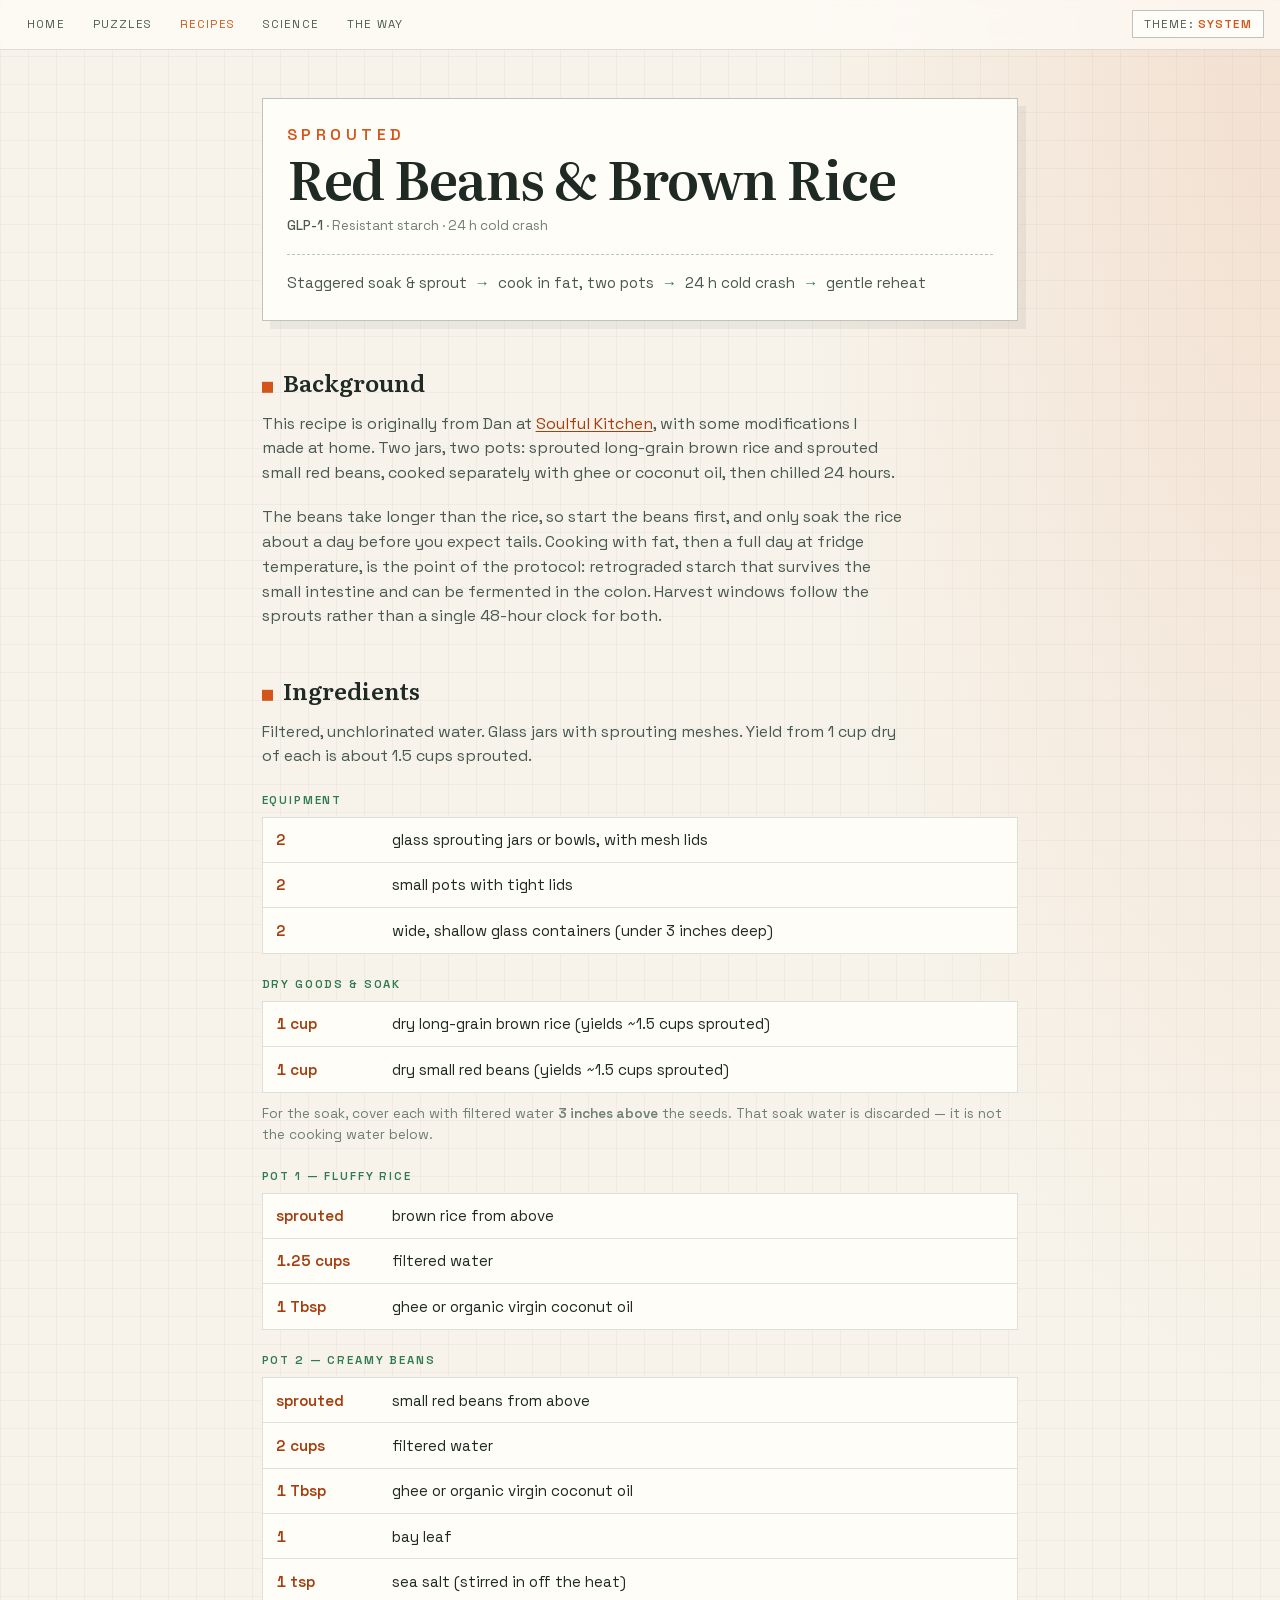
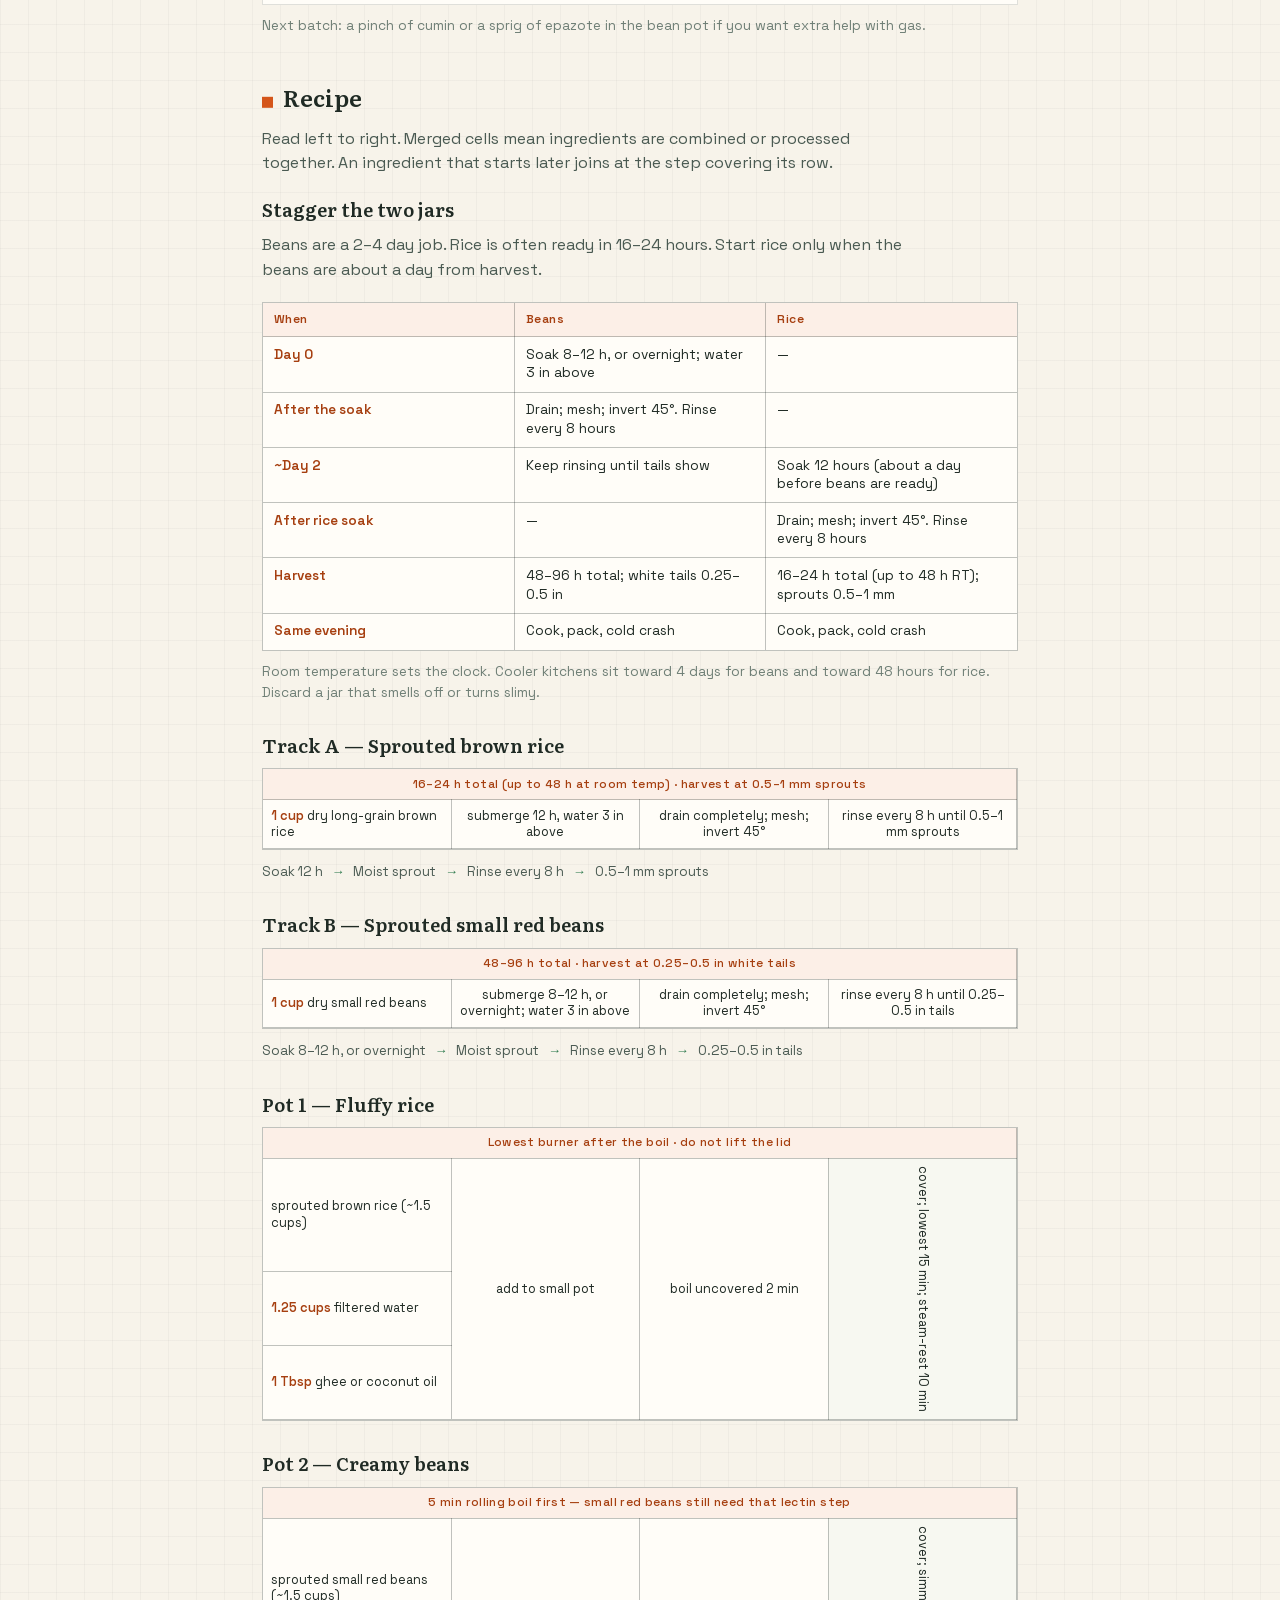
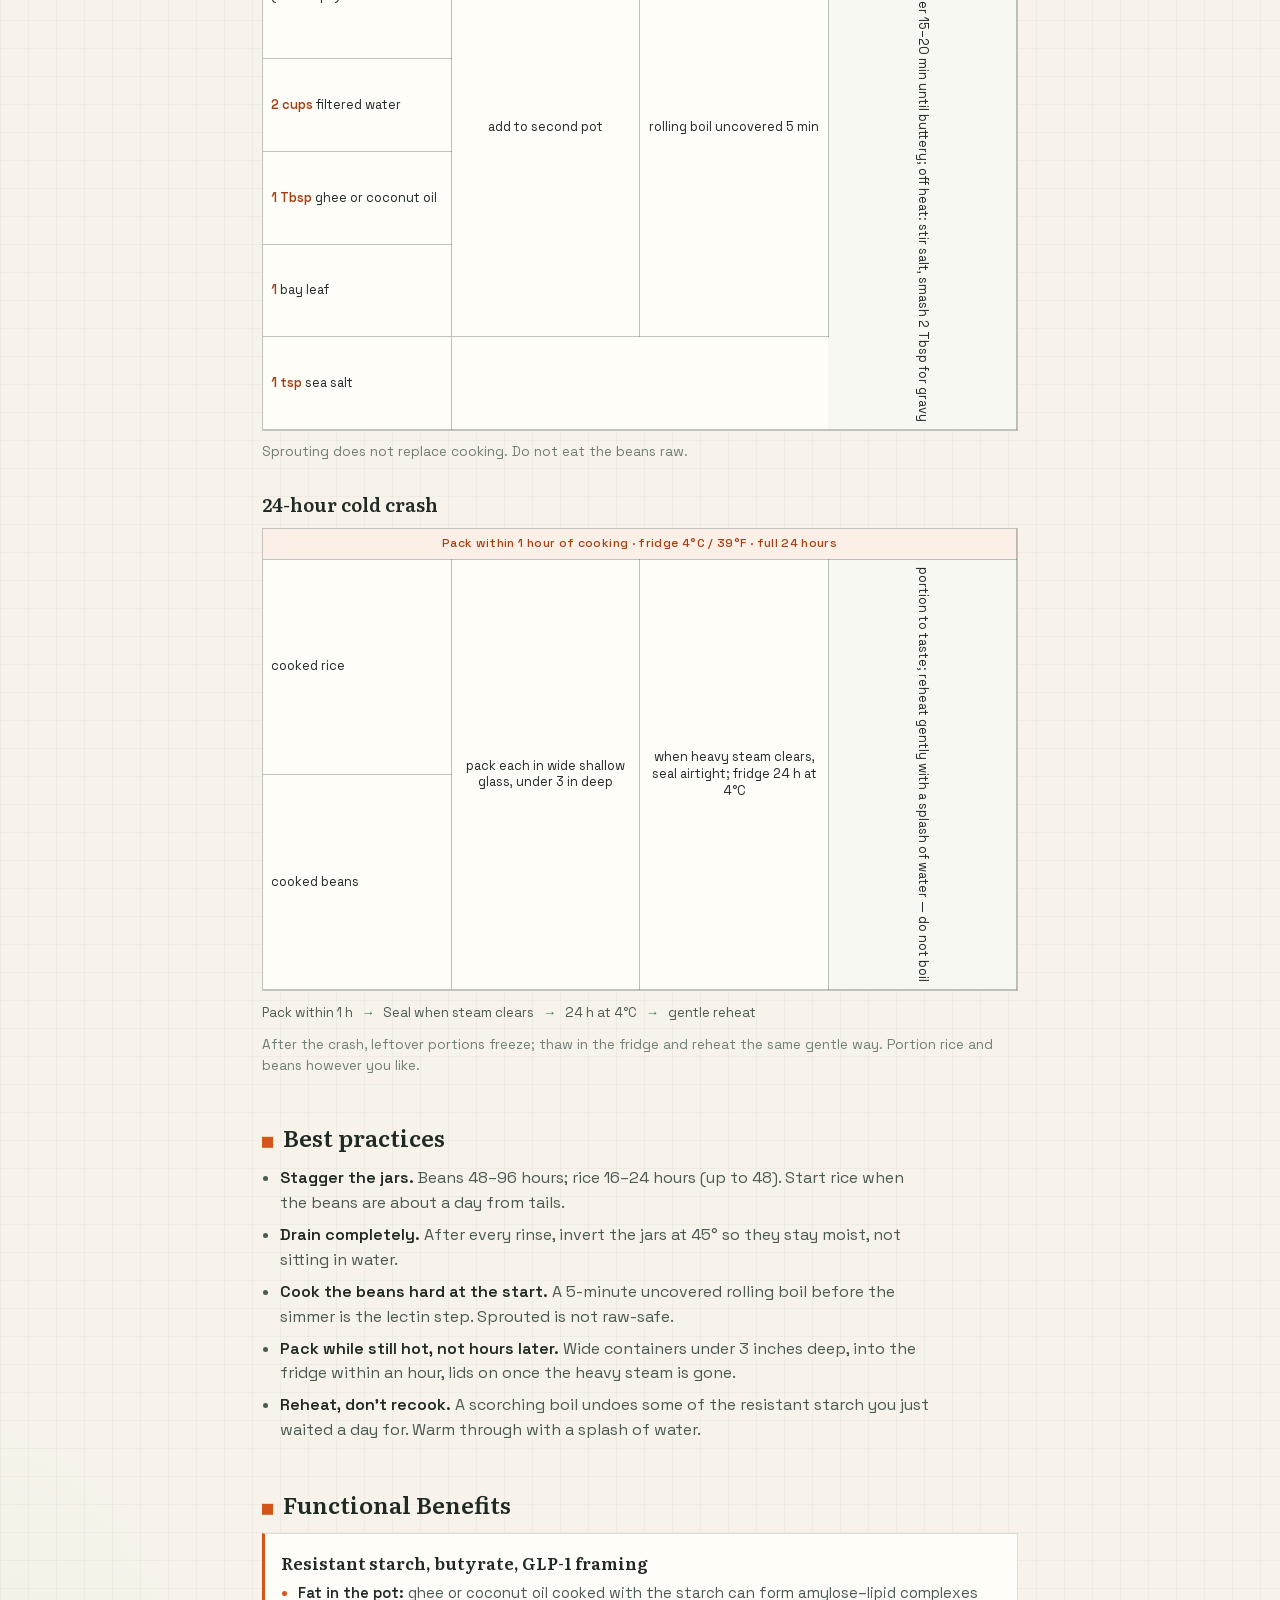
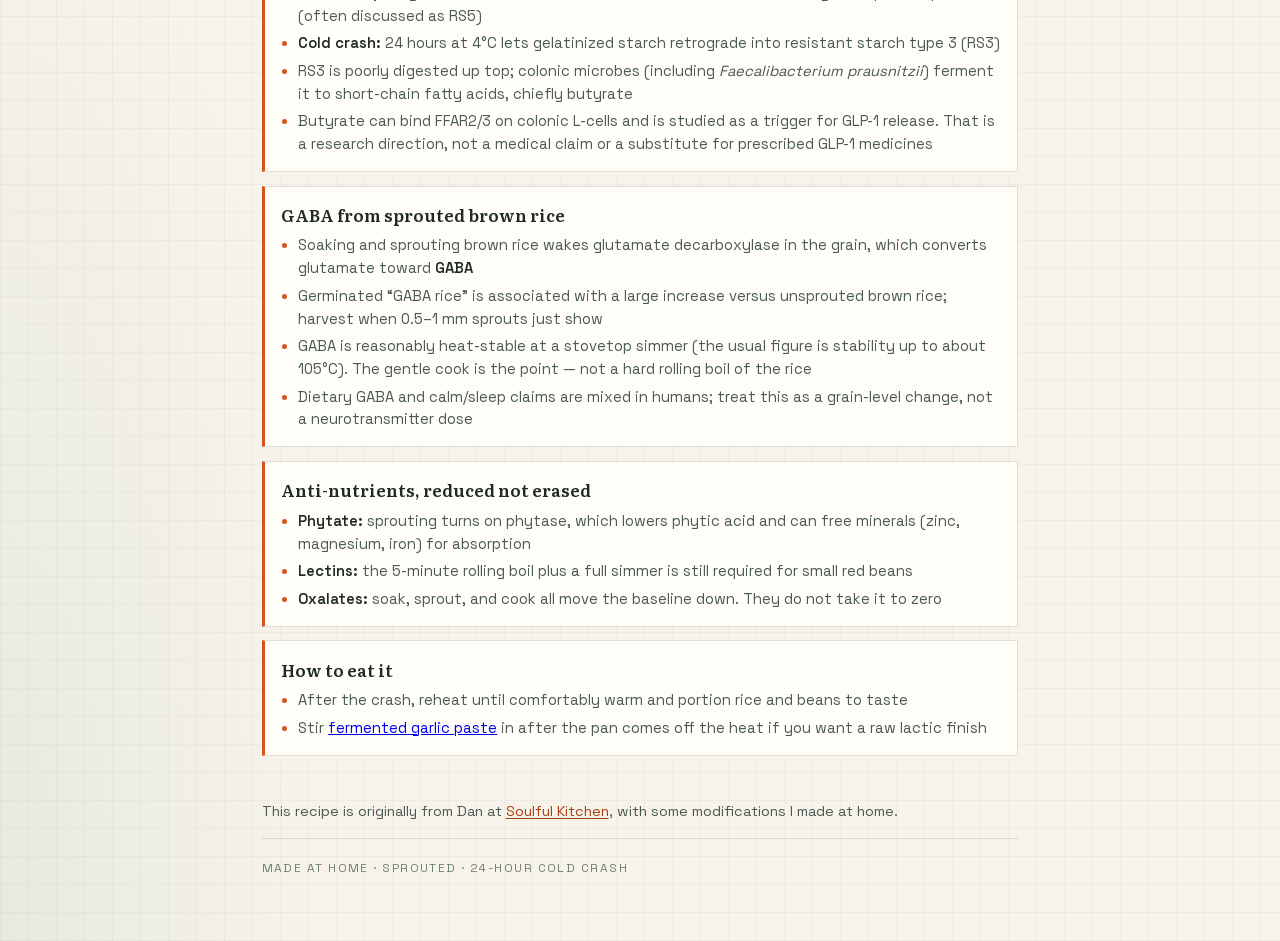
<file: recipes/sprouted-red-beans-and-brown-rice.html>
<!DOCTYPE html>
<html lang="en">
<head>
<meta charset="UTF-8">
<meta name="viewport" content="width=device-width, initial-scale=1">
<title>Sprouted Red Beans &amp; Brown Rice</title>
<script>
  (function () {
    var key = "recipes-theme";
    var pref = localStorage.getItem(key) || localStorage.getItem("naranjita-theme") || "system";
    function resolved(p) {
      if (p === "light" || p === "dark") return p;
      return window.matchMedia("(prefers-color-scheme: dark)").matches ? "dark" : "light";
    }
    document.documentElement.setAttribute("data-theme", resolved(pref));
    document.documentElement.setAttribute("data-theme-pref", pref);
    window.__recipesTheme = {
      pref: pref,
      resolved: resolved,
      apply: function (p) {
        this.pref = p;
        localStorage.setItem(key, p);
        document.documentElement.setAttribute("data-theme-pref", p);
        document.documentElement.setAttribute("data-theme", resolved(p));
      },
      label: function () {
        if (this.pref === "light") return "Theme: light (click for dark)";
        if (this.pref === "dark") return "Theme: dark (click for system)";
        return "Theme: system (click for light)";
      },
      cycle: function () {
        var order = ["system", "light", "dark"];
        this.apply(order[(order.indexOf(this.pref) + 1) % order.length]);
      }
    };
  })();
</script>
<link rel="preload" href="fonts/Literata.woff2" as="font" type="font/woff2" crossorigin>
<link rel="preload" href="fonts/SpaceGrotesk.woff2" as="font" type="font/woff2" crossorigin>
<link rel="stylesheet" href="fonts/fonts.css">
<style>
  :root,
  html[data-theme="light"] {
    --bg: #f7f3ea;
    --ink: #1f2a24;
    --ink-soft: #4a5a52;
    --ink-mute: #6f7f76;
    --accent: #d4551a;
    --accent-deep: #a63f10;
    --culture: #2f7a4e;
    --line: rgba(31, 42, 36, 0.14);
    --line-strong: rgba(31, 42, 36, 0.28);
    --panel: #fffdf8;
    --grid: rgba(31, 42, 36, 0.035);
    --glow-a: rgba(212, 85, 26, 0.12);
    --glow-b: rgba(47, 122, 78, 0.08);
    --banner: rgba(212, 85, 26, 0.08);
    --vertical: rgba(47, 122, 78, 0.04);
    --shadow: rgba(31, 42, 36, 0.06);
    --toolbar: rgba(255, 253, 248, 0.72);
    color-scheme: light;
  }

  @media (prefers-color-scheme: dark) {
    :root:not([data-theme="light"]) {
      --bg: #16110c;
      --ink: #f3e6d4;
      --ink-soft: #c4b19a;
      --ink-mute: #8f7c68;
      --accent: #e8943a;
      --accent-deep: #f0a85a;
      --culture: #7fad63;
      --line: rgba(232, 148, 58, 0.22);
      --line-strong: rgba(232, 148, 58, 0.4);
      --panel: #1f1711;
      --grid: rgba(243, 230, 212, 0.04);
      --glow-a: rgba(232, 148, 58, 0.14);
      --glow-b: rgba(127, 173, 99, 0.08);
      --banner: rgba(232, 148, 58, 0.1);
      --vertical: rgba(127, 173, 99, 0.06);
      --shadow: rgba(0, 0, 0, 0.35);
      --toolbar: rgba(22, 17, 12, 0.88);
      color-scheme: dark;
    }
  }

  html[data-theme="dark"] {
    --bg: #16110c;
    --ink: #f3e6d4;
    --ink-soft: #c4b19a;
    --ink-mute: #8f7c68;
    --accent: #e8943a;
    --accent-deep: #f0a85a;
    --culture: #7fad63;
    --line: rgba(232, 148, 58, 0.22);
    --line-strong: rgba(232, 148, 58, 0.4);
    --panel: #1f1711;
    --grid: rgba(243, 230, 212, 0.04);
    --glow-a: rgba(232, 148, 58, 0.14);
    --glow-b: rgba(127, 173, 99, 0.08);
    --banner: rgba(232, 148, 58, 0.1);
    --vertical: rgba(127, 173, 99, 0.06);
    --shadow: rgba(0, 0, 0, 0.35);
    --toolbar: rgba(22, 17, 12, 0.88);
    color-scheme: dark;
  }

  * { box-sizing: border-box; }

  body {
    margin: 0;
    color: var(--ink);
    font-family: "Space Grotesk", sans-serif;
    font-weight: 400;
    line-height: 1.55;
    background-color: var(--bg);
    background-image:
      linear-gradient(var(--grid) 1px, transparent 1px),
      linear-gradient(90deg, var(--grid) 1px, transparent 1px),
      radial-gradient(ellipse 70% 45% at 100% 0%, var(--glow-a), transparent 55%),
      radial-gradient(ellipse 50% 40% at 0% 100%, var(--glow-b), transparent 50%);
    background-size: 28px 28px, 28px 28px, auto, auto;
    -webkit-font-smoothing: antialiased;
  }

  .toolbar {
    position: sticky;
    top: 0;
    z-index: 20;
    display: flex;
    justify-content: space-between;
    align-items: center;
    gap: 0.75rem;
    padding: 0.65rem 1rem;
    background: var(--toolbar);
    border-bottom: 1px solid var(--line);
    backdrop-filter: blur(8px);
  }

  .site-nav {
    display: flex;
    flex-wrap: wrap;
    gap: 0.35rem;
  }

  .site-nav a {
    color: var(--ink-soft);
    font: 0.72rem/1 "Space Grotesk", sans-serif;
    letter-spacing: 0.1em;
    text-transform: uppercase;
    text-decoration: none;
    padding: 0.45rem 0.7rem;
  }
  .site-nav a:hover,
  .site-nav a[aria-current="page"] {
    color: var(--accent);
  }

  #theme-toggle {
    appearance: none;
    border: 1px solid var(--line-strong);
    background: var(--panel);
    color: var(--ink-soft);
    font: 0.72rem/1 "Space Grotesk", sans-serif;
    letter-spacing: 0.1em;
    text-transform: uppercase;
    padding: 0.45rem 0.7rem;
    cursor: pointer;
  }
  #theme-toggle:hover {
    color: var(--accent);
    border-color: var(--accent);
  }
  #theme-toggle .pref {
    color: var(--accent);
    font-weight: 600;
  }

  .page {
    max-width: 50rem;
    margin: 0 auto;
    padding: 3rem 1.35rem 4rem;
  }

  header {
    margin-bottom: 2.75rem;
    padding: 1.75rem 1.5rem 1.6rem;
    background: var(--panel);
    border: 1px solid var(--line-strong);
    box-shadow: 8px 8px 0 var(--shadow);
  }

  .brand {
    font-family: "Literata", serif;
    font-size: clamp(2.1rem, 6.4vw, 3.35rem);
    font-weight: 600;
    line-height: 0.98;
    letter-spacing: -0.02em;
    margin: 0 0 0.75rem;
  }
  .brand span {
    display: block;
    font-family: "Space Grotesk", sans-serif;
    font-size: 0.3em;
    font-weight: 600;
    letter-spacing: 0.28em;
    text-transform: uppercase;
    color: var(--accent);
    margin-bottom: 0.55rem;
  }

  .meta {
    margin: 0 0 1.1rem;
    font-size: 0.84rem;
    color: var(--ink-mute);
  }
  .meta b {
    color: var(--ink-soft);
    font-weight: 500;
  }
  .meta a {
    color: var(--accent-deep);
    text-underline-offset: 0.15em;
  }
  .meta a:hover { color: var(--accent); }

  .process {
    margin: 0;
    padding-top: 1rem;
    border-top: 1px dashed var(--line-strong);
    font-size: 0.95rem;
    color: var(--ink-soft);
  }
  .process .arrow {
    color: var(--culture);
    margin: 0 0.25rem;
    font-weight: 600;
  }

  section { margin: 0 0 2.75rem; }

  h2 {
    font-family: "Literata", serif;
    font-size: 1.45rem;
    font-weight: 600;
    margin: 0 0 0.65rem;
    display: flex;
    align-items: baseline;
    gap: 0.65rem;
  }
  h2::before {
    content: "";
    width: 0.7rem;
    height: 0.7rem;
    background: var(--accent);
    transform: translateY(0.05rem);
  }

  .lede, .note {
    margin: 0 0 1.2rem;
    color: var(--ink-soft);
    max-width: 40rem;
  }
  .lede a, .aside a, .credit a {
    color: var(--accent-deep);
    text-underline-offset: 0.15em;
  }
  .lede a:hover, .aside a:hover, .credit a:hover { color: var(--accent); }

  .stage {
    margin: 1.4rem 0 0.45rem;
    font-size: 0.72rem;
    letter-spacing: 0.16em;
    text-transform: uppercase;
    font-weight: 600;
    color: var(--culture);
  }

  .ingredients {
    list-style: none;
    padding: 0;
    margin: 0;
    background: var(--panel);
    border: 1px solid var(--line);
  }
  .ingredients li {
    display: grid;
    grid-template-columns: 6.25rem 1fr;
    gap: 1rem;
    padding: 0.65rem 0.85rem;
    border-bottom: 1px solid var(--line);
    font-size: 0.95rem;
  }
  .ingredients li:last-child { border-bottom: 0; }
  .ingredients .qty {
    color: var(--accent-deep);
    font-variant-numeric: tabular-nums;
    font-weight: 600;
  }
  .ingredients .name { color: var(--ink); }

  .recipe-block { margin: 0 0 1.75rem; }
  .recipe-block h3 {
    font-family: "Literata", serif;
    font-size: 1.15rem;
    font-weight: 600;
    margin: 0 0 0.55rem;
  }

  .table-scroll {
    overflow-x: auto;
    -webkit-overflow-scrolling: touch;
    border: 1px solid var(--line-strong);
    background: var(--panel);
  }

  table.recipe {
    width: 100%;
    min-width: 0;
    table-layout: fixed;
    border-collapse: collapse;
    empty-cells: show;
    font: 0.8rem / 1.3 "Space Grotesk", sans-serif;
    color: var(--ink);
  }
  table.recipe td {
    border-right: 1px solid var(--line-strong);
    border-bottom: 1px solid var(--line-strong);
    padding: 0.45rem 0.55rem;
    vertical-align: middle;
    overflow-wrap: break-word;
  }
  table.recipe td.banner {
    text-align: center;
    color: var(--accent-deep);
    background: var(--banner);
    font-size: 0.75rem;
    letter-spacing: 0.03em;
    font-weight: 500;
  }
  table.recipe td.ingredient .amount {
    color: var(--accent-deep);
    font-weight: 600;
  }
  table.recipe td.action { text-align: center; }
  table.recipe td.righthide {
    position: relative;
    border-right: 0 hidden;
  }
  @supports (font: -apple-system-body) {
    table.recipe td.righthide::after {
      content: "";
      position: absolute;
      z-index: 1;
      top: 0;
      right: -1px;
      bottom: 1px;
      width: 2px;
      background: var(--panel);
      pointer-events: none;
    }
  }
  table.recipe td.vertical {
    width: 3.4rem;
    text-align: center;
    vertical-align: middle;
    background: var(--vertical);
  }
  @supports not (-moz-appearance: none) {
    @supports not (-webkit-touch-callout: none) {
      table.recipe td.vertical {
        writing-mode: vertical-rl;
        text-orientation: mixed;
      }
    }
  }

  table.schedule {
    width: 100%;
    min-width: 0;
    table-layout: fixed;
    border-collapse: collapse;
    font: 0.85rem / 1.35 "Space Grotesk", sans-serif;
    color: var(--ink);
  }
  table.schedule th,
  table.schedule td {
    border-right: 1px solid var(--line-strong);
    border-bottom: 1px solid var(--line-strong);
    padding: 0.55rem 0.7rem;
    text-align: left;
    vertical-align: top;
    overflow-wrap: break-word;
  }
  table.schedule th {
    background: var(--banner);
    color: var(--accent-deep);
    font-size: 0.75rem;
    letter-spacing: 0.04em;
    font-weight: 600;
  }
  table.schedule th:last-child,
  table.schedule td:last-child { border-right: 0; }
  table.schedule tbody tr:last-child td { border-bottom: 0; }
  table.schedule td.day {
    font-weight: 600;
    color: var(--accent-deep);
    font-variant-numeric: tabular-nums;
    white-space: nowrap;
  }

  .timeline {
    display: flex;
    flex-wrap: wrap;
    gap: 0.35rem 0.55rem;
    margin: 0.75rem 0 0;
    font-size: 0.82rem;
    color: var(--ink-soft);
  }
  .timeline .arrow {
    color: var(--culture);
    font-weight: 600;
  }
  .aside {
    margin: 0.65rem 0 0;
    font-size: 0.85rem;
    color: var(--ink-mute);
  }

  .practices {
    margin: 0;
    padding-left: 1.15rem;
    display: grid;
    gap: 0.45rem;
    color: var(--ink-soft);
    max-width: 42rem;
  }
  .practices strong { color: var(--ink); font-weight: 600; }

  .benefits {
    display: grid;
    gap: 0.85rem;
  }
  .benefit {
    background: var(--panel);
    border: 1px solid var(--line);
    border-left: 3px solid var(--accent);
    padding: 0.95rem 1rem;
  }
  .benefit h3 {
    margin: 0 0 0.4rem;
    font-family: "Literata", serif;
    font-size: 1.05rem;
    font-weight: 600;
  }
  .benefit ul {
    margin: 0;
    padding-left: 1.1rem;
    display: grid;
    gap: 0.3rem;
  }
  .benefit li {
    font-size: 0.92rem;
    color: var(--ink-soft);
  }
  .benefit li::marker { color: var(--accent); }
  .benefit strong { color: var(--ink); font-weight: 600; }
  i { font-style: italic; }

  .credit {
    margin: 0 0 1rem;
    font-size: 0.9rem;
    color: var(--ink-soft);
    max-width: 40rem;
  }

  footer {
    margin-top: 0.5rem;
    padding-top: 1.25rem;
    border-top: 1px solid var(--line);
    font-size: 0.75rem;
    letter-spacing: 0.12em;
    text-transform: uppercase;
    color: var(--ink-mute);
  }

  @media (max-width: 30rem) {
    header {
      padding: 1.25rem 1rem;
      box-shadow: 5px 5px 0 var(--shadow);
    }
    .ingredients li {
      grid-template-columns: 1fr;
      gap: 0.15rem;
    }
    table.schedule td.day { white-space: normal; }
  }
</style>
</head>
<body>
<div class="toolbar">
  <nav class="site-nav" aria-label="Site">
    <a href="../">Home</a>
    <a href="../puzzles/">Puzzles</a>
    <a href="./" aria-current="page">Recipes</a>
    <a href="../science/">Science</a>
    <a href="../the-way/">The Way</a>
  </nav>
  <button type="button" id="theme-toggle" aria-live="polite">
    Theme: <span class="pref" id="theme-pref-label">system</span>
  </button>
</div>

<main class="page">
  <header>
    <h1 class="brand"><span>Sprouted</span>Red Beans &amp; Brown Rice</h1>
    <p class="meta"><b>GLP-1</b> · Resistant starch · 24 h cold crash</p>
    <p class="process">
      Staggered soak &amp; sprout
      <span class="arrow">&rarr;</span>
      cook in fat, two pots
      <span class="arrow">&rarr;</span>
      24 h cold crash
      <span class="arrow">&rarr;</span>
      gentle reheat
    </p>
  </header>

  <section>
    <h2>Background</h2>
    <p class="lede">This recipe is originally from Dan at <a href="https://www.instagram.com/soulfulkitchengv/" rel="noopener noreferrer" target="_blank">Soulful Kitchen</a>, with some modifications I made at home. Two jars, two pots: sprouted long-grain brown rice and sprouted small red beans, cooked separately with ghee or coconut oil, then chilled 24 hours.</p>
    <p class="lede">The beans take longer than the rice, so start the beans first, and only soak the rice about a day before you expect tails. Cooking with fat, then a full day at fridge temperature, is the point of the protocol: retrograded starch that survives the small intestine and can be fermented in the colon. Harvest windows follow the sprouts rather than a single 48-hour clock for both.</p>
  </section>

  <section>
    <h2>Ingredients</h2>
    <p class="lede">Filtered, unchlorinated water. Glass jars with sprouting meshes. Yield from 1 cup dry of each is about 1.5 cups sprouted.</p>

    <p class="stage">Equipment</p>
    <ul class="ingredients">
      <li><span class="qty">2</span><span class="name">glass sprouting jars or bowls, with mesh lids</span></li>
      <li><span class="qty">2</span><span class="name">small pots with tight lids</span></li>
      <li><span class="qty">2</span><span class="name">wide, shallow glass containers (under 3 inches deep)</span></li>
    </ul>

    <p class="stage">Dry goods &amp; soak</p>
    <ul class="ingredients">
      <li><span class="qty">1 cup</span><span class="name">dry long-grain brown rice (yields ~1.5 cups sprouted)</span></li>
      <li><span class="qty">1 cup</span><span class="name">dry small red beans (yields ~1.5 cups sprouted)</span></li>
    </ul>
    <p class="aside">For the soak, cover each with filtered water <b>3 inches above</b> the seeds. That soak water is discarded — it is not the cooking water below.</p>

    <p class="stage">Pot 1 — fluffy rice</p>
    <ul class="ingredients">
      <li><span class="qty">sprouted</span><span class="name">brown rice from above</span></li>
      <li><span class="qty">1.25 cups</span><span class="name">filtered water</span></li>
      <li><span class="qty">1 Tbsp</span><span class="name">ghee or organic virgin coconut oil</span></li>
    </ul>

    <p class="stage">Pot 2 — creamy beans</p>
    <ul class="ingredients">
      <li><span class="qty">sprouted</span><span class="name">small red beans from above</span></li>
      <li><span class="qty">2 cups</span><span class="name">filtered water</span></li>
      <li><span class="qty">1 Tbsp</span><span class="name">ghee or organic virgin coconut oil</span></li>
      <li><span class="qty">1</span><span class="name">bay leaf</span></li>
      <li><span class="qty">1 tsp</span><span class="name">sea salt (stirred in off the heat)</span></li>
    </ul>
    <p class="aside">Next batch: a pinch of cumin or a sprig of epazote in the bean pot if you want extra help with gas.</p>
  </section>

  <section>
    <h2>Recipe</h2>
    <p class="note">Read left to right. Merged cells mean ingredients are combined or processed together. An ingredient that starts later joins at the step covering its row.</p>

    <div class="recipe-block">
      <h3>Stagger the two jars</h3>
      <p class="note">Beans are a 2–4 day job. Rice is often ready in 16–24 hours. Start rice only when the beans are about a day from harvest.</p>
      <div class="table-scroll">
        <table class="schedule">
          <thead>
            <tr>
              <th>When</th>
              <th>Beans</th>
              <th>Rice</th>
            </tr>
          </thead>
          <tbody>
            <tr>
              <td class="day">Day 0</td>
              <td>Soak 8–12 h, or overnight; water 3 in above</td>
              <td>—</td>
            </tr>
            <tr>
              <td class="day">After the soak</td>
              <td>Drain; mesh; invert 45°. Rinse every 8 hours</td>
              <td>—</td>
            </tr>
            <tr>
              <td class="day">~Day 2</td>
              <td>Keep rinsing until tails show</td>
              <td>Soak 12 hours (about a day before beans are ready)</td>
            </tr>
            <tr>
              <td class="day">After rice soak</td>
              <td>—</td>
              <td>Drain; mesh; invert 45°. Rinse every 8 hours</td>
            </tr>
            <tr>
              <td class="day">Harvest</td>
              <td>48–96 h total; white tails 0.25–0.5 in</td>
              <td>16–24 h total (up to 48 h RT); sprouts 0.5–1 mm</td>
            </tr>
            <tr>
              <td class="day">Same evening</td>
              <td>Cook, pack, cold crash</td>
              <td>Cook, pack, cold crash</td>
            </tr>
          </tbody>
        </table>
      </div>
      <p class="aside">Room temperature sets the clock. Cooler kitchens sit toward 4 days for beans and toward 48 hours for rice. Discard a jar that smells off or turns slimy.</p>
    </div>

    <div class="recipe-block">
      <h3>Track A — Sprouted brown rice</h3>
      <div class="table-scroll">
        <table class="recipe">
          <tbody>
            <tr>
              <td class="banner" colspan="4">16–24 h total (up to 48 h at room temp) · harvest at 0.5–1 mm sprouts</td>
            </tr>
            <tr>
              <td class="ingredient"><span class="amount">1 cup</span> dry long-grain brown rice</td>
              <td class="action">submerge 12 h, water 3 in above</td>
              <td class="action">drain completely; mesh; invert 45°</td>
              <td class="action">rinse every 8 h until 0.5–1 mm sprouts</td>
            </tr>
          </tbody>
        </table>
      </div>
      <p class="timeline">
        <span>Soak 12 h</span>
        <span class="arrow">&rarr;</span>
        <span>Moist sprout</span>
        <span class="arrow">&rarr;</span>
        <span>Rinse every 8 h</span>
        <span class="arrow">&rarr;</span>
        <span>0.5–1 mm sprouts</span>
      </p>
    </div>

    <div class="recipe-block">
      <h3>Track B — Sprouted small red beans</h3>
      <div class="table-scroll">
        <table class="recipe">
          <tbody>
            <tr>
              <td class="banner" colspan="4">48–96 h total · harvest at 0.25–0.5 in white tails</td>
            </tr>
            <tr>
              <td class="ingredient"><span class="amount">1 cup</span> dry small red beans</td>
              <td class="action">submerge 8–12 h, or overnight; water 3 in above</td>
              <td class="action">drain completely; mesh; invert 45°</td>
              <td class="action">rinse every 8 h until 0.25–0.5 in tails</td>
            </tr>
          </tbody>
        </table>
      </div>
      <p class="timeline">
        <span>Soak 8–12 h, or overnight</span>
        <span class="arrow">&rarr;</span>
        <span>Moist sprout</span>
        <span class="arrow">&rarr;</span>
        <span>Rinse every 8 h</span>
        <span class="arrow">&rarr;</span>
        <span>0.25–0.5 in tails</span>
      </p>
    </div>

    <div class="recipe-block">
      <h3>Pot 1 — Fluffy rice</h3>
      <div class="table-scroll">
        <table class="recipe">
          <tbody>
            <tr>
              <td class="banner" colspan="4">Lowest burner after the boil · do not lift the lid</td>
            </tr>
            <tr>
              <td class="ingredient">sprouted brown rice (~1.5 cups)</td>
              <td class="action" rowspan="3">add to small pot</td>
              <td class="action" rowspan="3">boil uncovered 2 min</td>
              <td class="vertical" rowspan="3">cover; lowest 15 min; steam-rest 10 min</td>
            </tr>
            <tr>
              <td class="ingredient"><span class="amount">1.25 cups</span> filtered water</td>
            </tr>
            <tr>
              <td class="ingredient"><span class="amount">1 Tbsp</span> ghee or coconut oil</td>
            </tr>
          </tbody>
        </table>
      </div>
    </div>

    <div class="recipe-block">
      <h3>Pot 2 — Creamy beans</h3>
      <div class="table-scroll">
        <table class="recipe">
          <tbody>
            <tr>
              <td class="banner" colspan="4">5 min rolling boil first — small red beans still need that lectin step</td>
            </tr>
            <tr>
              <td class="ingredient">sprouted small red beans (~1.5 cups)</td>
              <td class="action" rowspan="4">add to second pot</td>
              <td class="action" rowspan="4">rolling boil uncovered 5 min</td>
              <td class="vertical" rowspan="5">cover; simmer 15–20 min until buttery; off heat: stir salt, smash 2 Tbsp for gravy</td>
            </tr>
            <tr>
              <td class="ingredient"><span class="amount">2 cups</span> filtered water</td>
            </tr>
            <tr>
              <td class="ingredient"><span class="amount">1 Tbsp</span> ghee or coconut oil</td>
            </tr>
            <tr>
              <td class="ingredient"><span class="amount">1</span> bay leaf</td>
            </tr>
            <tr>
              <td class="ingredient"><span class="amount">1 tsp</span> sea salt</td>
              <td class="righthide"></td>
              <td class="righthide"></td>
            </tr>
          </tbody>
        </table>
      </div>
      <p class="aside">Sprouting does not replace cooking. Do not eat the beans raw.</p>
    </div>

    <div class="recipe-block">
      <h3>24-hour cold crash</h3>
      <div class="table-scroll">
        <table class="recipe">
          <tbody>
            <tr>
              <td class="banner" colspan="4">Pack within 1 hour of cooking · fridge 4°C / 39°F · full 24 hours</td>
            </tr>
            <tr>
              <td class="ingredient">cooked rice</td>
              <td class="action" rowspan="2">pack each in wide shallow glass, under 3 in deep</td>
              <td class="action" rowspan="2">when heavy steam clears, seal airtight; fridge 24 h at 4°C</td>
              <td class="vertical" rowspan="2">portion to taste; reheat gently with a splash of water — do not boil</td>
            </tr>
            <tr>
              <td class="ingredient">cooked beans</td>
            </tr>
          </tbody>
        </table>
      </div>
      <p class="timeline">
        <span>Pack within 1 h</span>
        <span class="arrow">&rarr;</span>
        <span>Seal when steam clears</span>
        <span class="arrow">&rarr;</span>
        <span>24 h at 4°C</span>
        <span class="arrow">&rarr;</span>
        <span>gentle reheat</span>
      </p>
      <p class="aside">After the crash, leftover portions freeze; thaw in the fridge and reheat the same gentle way. Portion rice and beans however you like.</p>
    </div>
  </section>

  <section>
    <h2>Best practices</h2>
    <ul class="practices">
      <li><strong>Stagger the jars.</strong> Beans 48–96 hours; rice 16–24 hours (up to 48). Start rice when the beans are about a day from tails.</li>
      <li><strong>Drain completely.</strong> After every rinse, invert the jars at 45° so they stay moist, not sitting in water.</li>
      <li><strong>Cook the beans hard at the start.</strong> A 5-minute uncovered rolling boil before the simmer is the lectin step. Sprouted is not raw-safe.</li>
      <li><strong>Pack while still hot, not hours later.</strong> Wide containers under 3 inches deep, into the fridge within an hour, lids on once the heavy steam is gone.</li>
      <li><strong>Reheat, don’t recook.</strong> A scorching boil undoes some of the resistant starch you just waited a day for. Warm through with a splash of water.</li>
    </ul>
  </section>

  <section>
    <h2>Functional Benefits</h2>
    <div class="benefits">
      <article class="benefit">
        <h3>Resistant starch, butyrate, GLP-1 framing</h3>
        <ul>
          <li><strong>Fat in the pot:</strong> ghee or coconut oil cooked with the starch can form amylose–lipid complexes (often discussed as RS5)</li>
          <li><strong>Cold crash:</strong> 24 hours at 4°C lets gelatinized starch retrograde into resistant starch type 3 (RS3)</li>
          <li>RS3 is poorly digested up top; colonic microbes (including <i>Faecalibacterium prausnitzii</i>) ferment it to short-chain fatty acids, chiefly butyrate</li>
          <li>Butyrate can bind FFAR2/3 on colonic L-cells and is studied as a trigger for GLP-1 release. That is a research direction, not a medical claim or a substitute for prescribed GLP-1 medicines</li>
        </ul>
      </article>

      <article class="benefit">
        <h3>GABA from sprouted brown rice</h3>
        <ul>
          <li>Soaking and sprouting brown rice wakes glutamate decarboxylase in the grain, which converts glutamate toward <strong>GABA</strong></li>
          <li>Germinated “GABA rice” is associated with a large increase versus unsprouted brown rice; harvest when 0.5–1 mm sprouts just show</li>
          <li>GABA is reasonably heat-stable at a stovetop simmer (the usual figure is stability up to about 105°C). The gentle cook is the point — not a hard rolling boil of the rice</li>
          <li>Dietary GABA and calm/sleep claims are mixed in humans; treat this as a grain-level change, not a neurotransmitter dose</li>
        </ul>
      </article>

      <article class="benefit">
        <h3>Anti-nutrients, reduced not erased</h3>
        <ul>
          <li><strong>Phytate:</strong> sprouting turns on phytase, which lowers phytic acid and can free minerals (zinc, magnesium, iron) for absorption</li>
          <li><strong>Lectins:</strong> the 5-minute rolling boil plus a full simmer is still required for small red beans</li>
          <li><strong>Oxalates:</strong> soak, sprout, and cook all move the baseline down. They do not take it to zero</li>
        </ul>
      </article>

      <article class="benefit">
        <h3>How to eat it</h3>
        <ul>
          <li>After the crash, reheat until comfortably warm and portion rice and beans to taste</li>
          <li>Stir <a href="fermented-garlic-paste.html">fermented garlic paste</a> in after the pan comes off the heat if you want a raw lactic finish</li>
        </ul>
      </article>
    </div>
  </section>

  <p class="credit">This recipe is originally from Dan at <a href="https://www.instagram.com/soulfulkitchengv/" rel="noopener noreferrer" target="_blank">Soulful Kitchen</a>, with some modifications I made at home.</p>
  <footer>Made at home · Sprouted · 24-hour cold crash</footer>
</main>

<script>
  (function () {
    var t = window.__recipesTheme;
    var label = document.getElementById("theme-pref-label");
    var btn = document.getElementById("theme-toggle");

    function sync() {
      label.textContent = t.pref;
      btn.setAttribute("aria-label", t.label());
      btn.title = t.label();
    }

    sync();
    btn.addEventListener("click", function () {
      t.cycle();
      sync();
    });
    window.matchMedia("(prefers-color-scheme: dark)").addEventListener("change", function () {
      if (t.pref === "system") t.apply("system");
    });
  })();
</script>
<script data-goatcounter="https://arcmode.goatcounter.com/count"
        async src="//gc.zgo.at/count.js"></script>
</body>
</html>
</file>
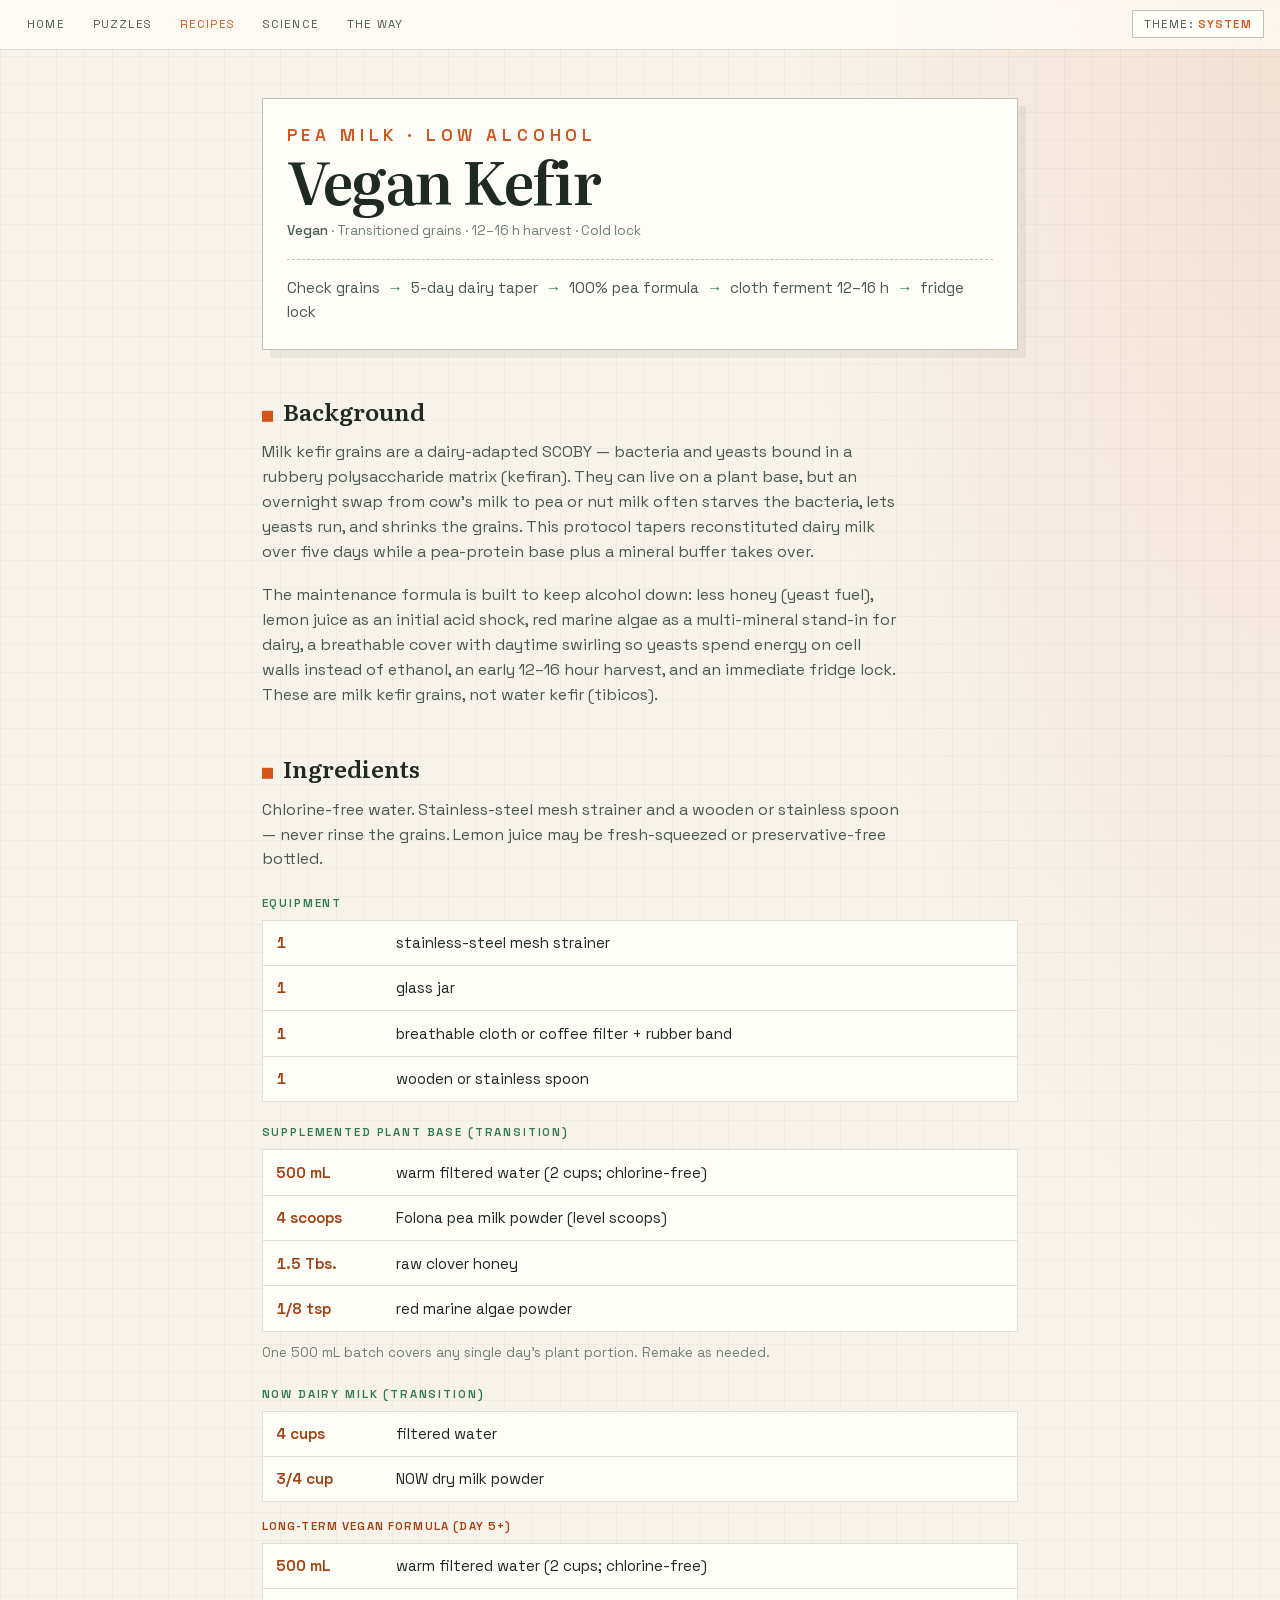
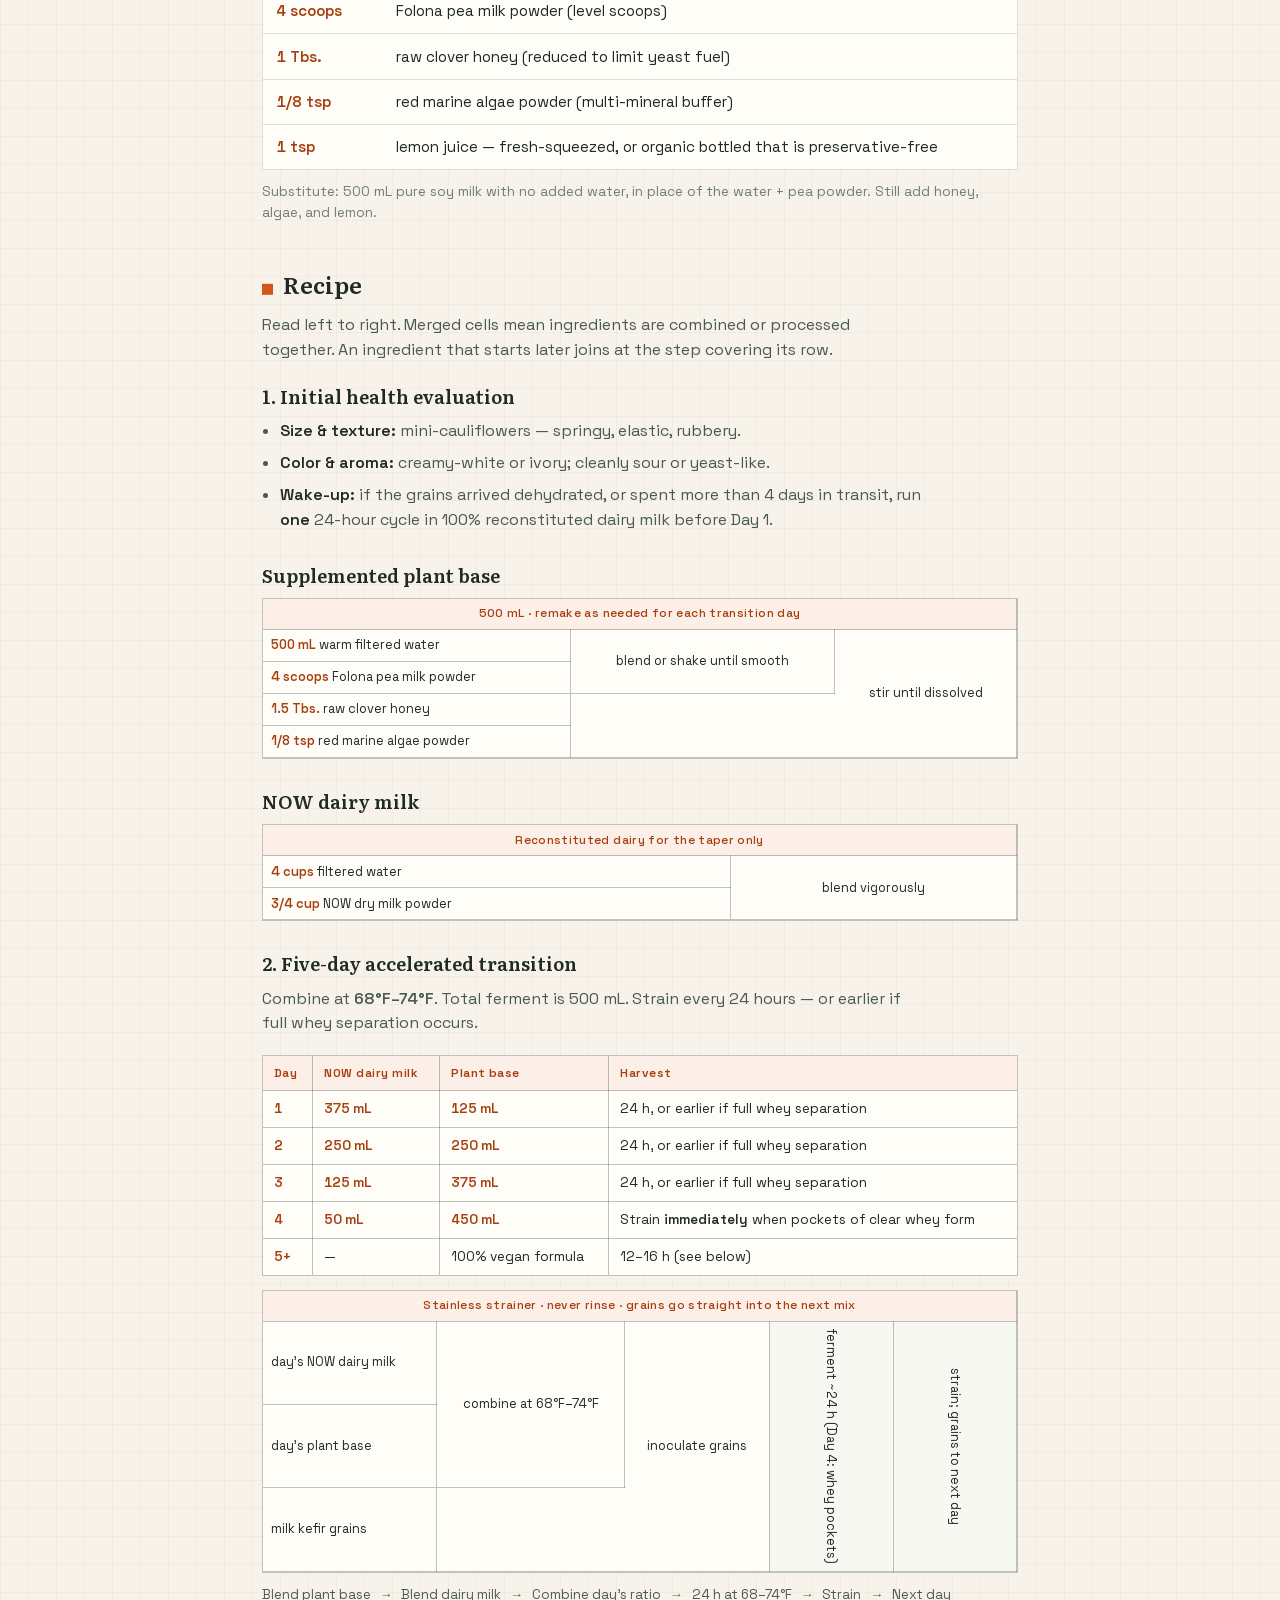
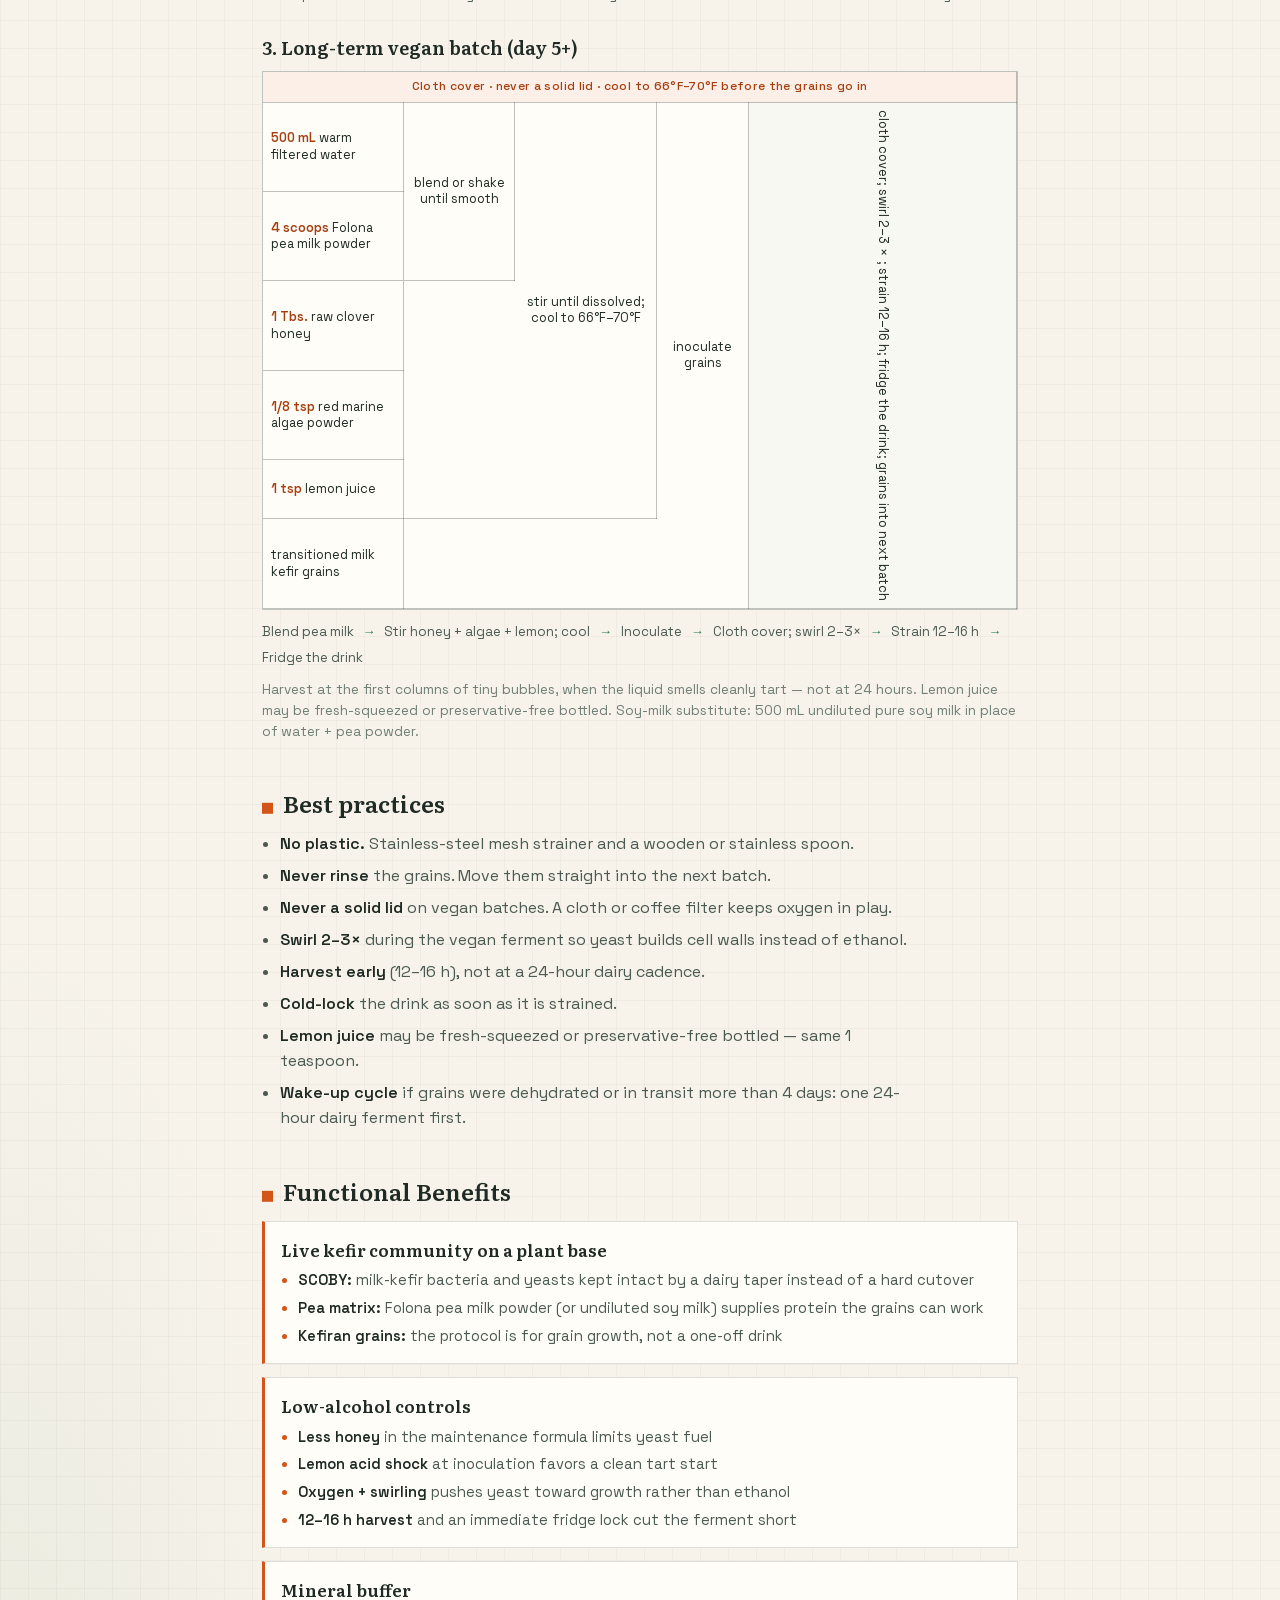
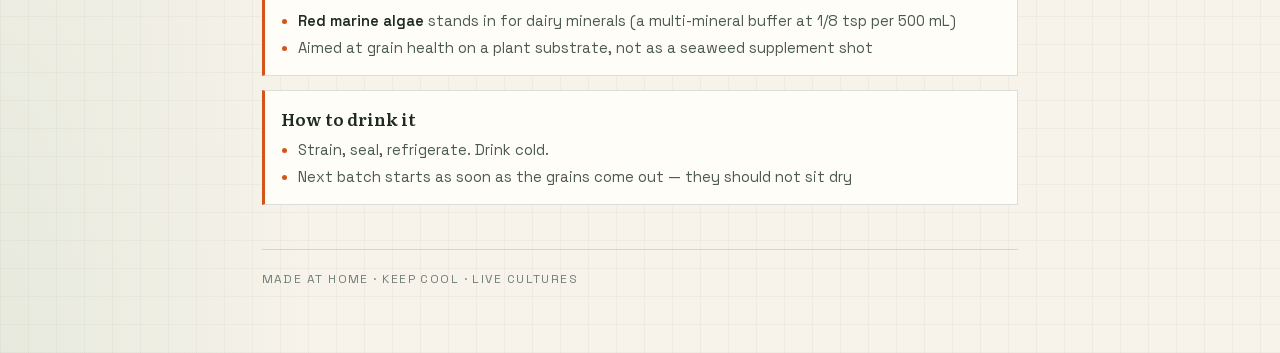
<file: recipes/vegan-kefir.html>
<!DOCTYPE html>
<html lang="en">
<head>
<meta charset="UTF-8">
<meta name="viewport" content="width=device-width, initial-scale=1">
<title>Vegan Kefir</title>
<script>
  (function () {
    var key = "recipes-theme";
    var pref = localStorage.getItem(key) || localStorage.getItem("naranjita-theme") || "system";
    function resolved(p) {
      if (p === "light" || p === "dark") return p;
      return window.matchMedia("(prefers-color-scheme: dark)").matches ? "dark" : "light";
    }
    document.documentElement.setAttribute("data-theme", resolved(pref));
    document.documentElement.setAttribute("data-theme-pref", pref);
    window.__recipesTheme = {
      pref: pref,
      resolved: resolved,
      apply: function (p) {
        this.pref = p;
        localStorage.setItem(key, p);
        document.documentElement.setAttribute("data-theme-pref", p);
        document.documentElement.setAttribute("data-theme", resolved(p));
      },
      label: function () {
        if (this.pref === "light") return "Theme: light (click for dark)";
        if (this.pref === "dark") return "Theme: dark (click for system)";
        return "Theme: system (click for light)";
      },
      cycle: function () {
        var order = ["system", "light", "dark"];
        this.apply(order[(order.indexOf(this.pref) + 1) % order.length]);
      }
    };
  })();
</script>
<link rel="preload" href="fonts/Literata.woff2" as="font" type="font/woff2" crossorigin>
<link rel="preload" href="fonts/SpaceGrotesk.woff2" as="font" type="font/woff2" crossorigin>
<link rel="stylesheet" href="fonts/fonts.css">
<style>
  :root,
  html[data-theme="light"] {
    --bg: #f7f3ea;
    --ink: #1f2a24;
    --ink-soft: #4a5a52;
    --ink-mute: #6f7f76;
    --accent: #d4551a;
    --accent-deep: #a63f10;
    --culture: #2f7a4e;
    --line: rgba(31, 42, 36, 0.14);
    --line-strong: rgba(31, 42, 36, 0.28);
    --panel: #fffdf8;
    --grid: rgba(31, 42, 36, 0.035);
    --glow-a: rgba(212, 85, 26, 0.12);
    --glow-b: rgba(47, 122, 78, 0.08);
    --banner: rgba(212, 85, 26, 0.08);
    --vertical: rgba(47, 122, 78, 0.04);
    --shadow: rgba(31, 42, 36, 0.06);
    --toolbar: rgba(255, 253, 248, 0.72);
    color-scheme: light;
  }

  @media (prefers-color-scheme: dark) {
    :root:not([data-theme="light"]) {
      --bg: #16110c;
      --ink: #f3e6d4;
      --ink-soft: #c4b19a;
      --ink-mute: #8f7c68;
      --accent: #e8943a;
      --accent-deep: #f0a85a;
      --culture: #7fad63;
      --line: rgba(232, 148, 58, 0.22);
      --line-strong: rgba(232, 148, 58, 0.4);
      --panel: #1f1711;
      --grid: rgba(243, 230, 212, 0.04);
      --glow-a: rgba(232, 148, 58, 0.14);
      --glow-b: rgba(127, 173, 99, 0.08);
      --banner: rgba(232, 148, 58, 0.1);
      --vertical: rgba(127, 173, 99, 0.06);
      --shadow: rgba(0, 0, 0, 0.35);
      --toolbar: rgba(22, 17, 12, 0.88);
      color-scheme: dark;
    }
  }

  html[data-theme="dark"] {
    --bg: #16110c;
    --ink: #f3e6d4;
    --ink-soft: #c4b19a;
    --ink-mute: #8f7c68;
    --accent: #e8943a;
    --accent-deep: #f0a85a;
    --culture: #7fad63;
    --line: rgba(232, 148, 58, 0.22);
    --line-strong: rgba(232, 148, 58, 0.4);
    --panel: #1f1711;
    --grid: rgba(243, 230, 212, 0.04);
    --glow-a: rgba(232, 148, 58, 0.14);
    --glow-b: rgba(127, 173, 99, 0.08);
    --banner: rgba(232, 148, 58, 0.1);
    --vertical: rgba(127, 173, 99, 0.06);
    --shadow: rgba(0, 0, 0, 0.35);
    --toolbar: rgba(22, 17, 12, 0.88);
    color-scheme: dark;
  }

  * { box-sizing: border-box; }

  body {
    margin: 0;
    color: var(--ink);
    font-family: "Space Grotesk", sans-serif;
    font-weight: 400;
    line-height: 1.55;
    background-color: var(--bg);
    background-image:
      linear-gradient(var(--grid) 1px, transparent 1px),
      linear-gradient(90deg, var(--grid) 1px, transparent 1px),
      radial-gradient(ellipse 70% 45% at 100% 0%, var(--glow-a), transparent 55%),
      radial-gradient(ellipse 50% 40% at 0% 100%, var(--glow-b), transparent 50%);
    background-size: 28px 28px, 28px 28px, auto, auto;
    -webkit-font-smoothing: antialiased;
  }

  .toolbar {
    position: sticky;
    top: 0;
    z-index: 20;
    display: flex;
    justify-content: space-between;
    align-items: center;
    gap: 0.75rem;
    padding: 0.65rem 1rem;
    background: var(--toolbar);
    border-bottom: 1px solid var(--line);
    backdrop-filter: blur(8px);
  }

  .site-nav {
    display: flex;
    flex-wrap: wrap;
    gap: 0.35rem;
  }

  .site-nav a {
    color: var(--ink-soft);
    font: 0.72rem/1 "Space Grotesk", sans-serif;
    letter-spacing: 0.1em;
    text-transform: uppercase;
    text-decoration: none;
    padding: 0.45rem 0.7rem;
  }
  .site-nav a:hover,
  .site-nav a[aria-current="page"] {
    color: var(--accent);
  }

  #theme-toggle {
    appearance: none;
    border: 1px solid var(--line-strong);
    background: var(--panel);
    color: var(--ink-soft);
    font: 0.72rem/1 "Space Grotesk", sans-serif;
    letter-spacing: 0.1em;
    text-transform: uppercase;
    padding: 0.45rem 0.7rem;
    cursor: pointer;
  }
  #theme-toggle:hover {
    color: var(--accent);
    border-color: var(--accent);
  }
  #theme-toggle .pref {
    color: var(--accent);
    font-weight: 600;
  }

  .page {
    max-width: 50rem;
    margin: 0 auto;
    padding: 3rem 1.35rem 4rem;
  }

  header {
    margin-bottom: 2.75rem;
    padding: 1.75rem 1.5rem 1.6rem;
    background: var(--panel);
    border: 1px solid var(--line-strong);
    box-shadow: 8px 8px 0 var(--shadow);
  }

  .brand {
    font-family: "Literata", serif;
    font-size: clamp(2.4rem, 7vw, 3.6rem);
    font-weight: 600;
    line-height: 0.98;
    letter-spacing: -0.02em;
    margin: 0 0 0.75rem;
  }
  .brand span {
    display: block;
    font-family: "Space Grotesk", sans-serif;
    font-size: 0.3em;
    font-weight: 600;
    letter-spacing: 0.28em;
    text-transform: uppercase;
    color: var(--accent);
    margin-bottom: 0.55rem;
  }

  .meta {
    margin: 0 0 1.1rem;
    font-size: 0.84rem;
    color: var(--ink-mute);
  }
  .meta b {
    color: var(--ink-soft);
    font-weight: 500;
  }

  .process {
    margin: 0;
    padding-top: 1rem;
    border-top: 1px dashed var(--line-strong);
    font-size: 0.95rem;
    color: var(--ink-soft);
  }
  .process .arrow {
    color: var(--culture);
    margin: 0 0.25rem;
    font-weight: 600;
  }

  section { margin: 0 0 2.75rem; }

  h2 {
    font-family: "Literata", serif;
    font-size: 1.45rem;
    font-weight: 600;
    margin: 0 0 0.65rem;
    display: flex;
    align-items: baseline;
    gap: 0.65rem;
  }
  h2::before {
    content: "";
    width: 0.7rem;
    height: 0.7rem;
    background: var(--accent);
    transform: translateY(0.05rem);
  }

  .lede, .note {
    margin: 0 0 1.2rem;
    color: var(--ink-soft);
    max-width: 40rem;
  }

  .stage {
    margin: 1.4rem 0 0.45rem;
    font-size: 0.72rem;
    letter-spacing: 0.16em;
    text-transform: uppercase;
    font-weight: 600;
    color: var(--culture);
  }
  .stage.option {
    margin-top: 0.95rem;
    color: var(--accent-deep);
    letter-spacing: 0.1em;
  }

  .ingredients {
    list-style: none;
    padding: 0;
    margin: 0;
    background: var(--panel);
    border: 1px solid var(--line);
  }
  .ingredients li {
    display: grid;
    grid-template-columns: 6.5rem 1fr;
    gap: 1rem;
    padding: 0.65rem 0.85rem;
    border-bottom: 1px solid var(--line);
    font-size: 0.95rem;
  }
  .ingredients li:last-child { border-bottom: 0; }
  .ingredients .qty {
    color: var(--accent-deep);
    font-variant-numeric: tabular-nums;
    font-weight: 600;
  }
  .ingredients .name { color: var(--ink); }

  .recipe-block { margin: 0 0 1.75rem; }
  .recipe-block h3 {
    font-family: "Literata", serif;
    font-size: 1.15rem;
    font-weight: 600;
    margin: 0 0 0.55rem;
  }

  .table-scroll {
    overflow-x: auto;
    -webkit-overflow-scrolling: touch;
    border: 1px solid var(--line-strong);
    background: var(--panel);
  }
  .recipe-block .table-scroll + .table-scroll {
    margin-top: 0.85rem;
  }

  table.recipe {
    width: 100%;
    min-width: 28rem;
    border-collapse: collapse;
    empty-cells: show;
    font: 0.8rem / 1.3 "Space Grotesk", sans-serif;
    color: var(--ink);
  }
  table.recipe td {
    border-right: 1px solid var(--line-strong);
    border-bottom: 1px solid var(--line-strong);
    padding: 0.45rem 0.55rem;
    vertical-align: middle;
  }
  table.recipe td.banner {
    text-align: center;
    color: var(--accent-deep);
    background: var(--banner);
    font-size: 0.75rem;
    letter-spacing: 0.03em;
    font-weight: 500;
  }
  table.recipe td.ingredient .amount {
    color: var(--accent-deep);
    font-weight: 600;
  }
  table.recipe td.action { text-align: center; }
  table.recipe td.skip {
    border-right: 0;
    padding: 0;
  }
  table.recipe tbody tr:not(:last-child) td.skip:not(.skip-bottom) {
    border-bottom: 0;
  }
  table.recipe td.vertical {
    text-align: center;
    vertical-align: middle;
    background: var(--vertical);
  }
  @supports not (-moz-appearance: none) {
    @supports not (-webkit-touch-callout: none) {
      table.recipe td.vertical {
        writing-mode: vertical-rl;
        text-orientation: mixed;
      }
    }
  }

  table.schedule {
    width: 100%;
    min-width: 28rem;
    border-collapse: collapse;
    font: 0.85rem / 1.35 "Space Grotesk", sans-serif;
    color: var(--ink);
  }
  table.schedule th,
  table.schedule td {
    border-right: 1px solid var(--line-strong);
    border-bottom: 1px solid var(--line-strong);
    padding: 0.55rem 0.7rem;
    text-align: left;
    vertical-align: top;
  }
  table.schedule th {
    background: var(--banner);
    color: var(--accent-deep);
    font-size: 0.75rem;
    letter-spacing: 0.04em;
    font-weight: 600;
  }
  table.schedule th:last-child,
  table.schedule td:last-child { border-right: 0; }
  table.schedule tbody tr:last-child td { border-bottom: 0; }
  table.schedule td.day {
    font-weight: 600;
    color: var(--accent-deep);
    font-variant-numeric: tabular-nums;
    white-space: nowrap;
  }
  table.schedule td .qty {
    font-weight: 600;
    color: var(--accent-deep);
    font-variant-numeric: tabular-nums;
  }

  .timeline {
    display: flex;
    flex-wrap: wrap;
    gap: 0.35rem 0.55rem;
    margin: 0.75rem 0 0;
    font-size: 0.82rem;
    color: var(--ink-soft);
  }
  .timeline .arrow {
    color: var(--culture);
    font-weight: 600;
  }
  .aside {
    margin: 0.65rem 0 0;
    font-size: 0.85rem;
    color: var(--ink-mute);
  }

  .practices {
    margin: 0;
    padding-left: 1.15rem;
    display: grid;
    gap: 0.45rem;
    color: var(--ink-soft);
    max-width: 42rem;
  }
  .practices strong { color: var(--ink); font-weight: 600; }

  .benefits {
    display: grid;
    gap: 0.85rem;
  }
  .benefit {
    background: var(--panel);
    border: 1px solid var(--line);
    border-left: 3px solid var(--accent);
    padding: 0.95rem 1rem;
  }
  .benefit h3 {
    margin: 0 0 0.4rem;
    font-family: "Literata", serif;
    font-size: 1.05rem;
    font-weight: 600;
  }
  .benefit ul {
    margin: 0;
    padding-left: 1.1rem;
    display: grid;
    gap: 0.3rem;
  }
  .benefit li {
    font-size: 0.92rem;
    color: var(--ink-soft);
  }
  .benefit li::marker { color: var(--accent); }
  .benefit strong { color: var(--ink); font-weight: 600; }
  i { font-style: italic; }

  footer {
    margin-top: 0.5rem;
    padding-top: 1.25rem;
    border-top: 1px solid var(--line);
    font-size: 0.75rem;
    letter-spacing: 0.12em;
    text-transform: uppercase;
    color: var(--ink-mute);
  }

  @media (max-width: 30rem) {
    header {
      padding: 1.25rem 1rem;
      box-shadow: 5px 5px 0 var(--shadow);
    }
    .ingredients li {
      grid-template-columns: 1fr;
      gap: 0.15rem;
    }
  }
</style>
</head>
<body>
<div class="toolbar">
  <nav class="site-nav" aria-label="Site">
    <a href="../">Home</a>
    <a href="../puzzles/">Puzzles</a>
    <a href="./" aria-current="page">Recipes</a>
    <a href="../science/">Science</a>
    <a href="../the-way/">The Way</a>
  </nav>
  <button type="button" id="theme-toggle" aria-live="polite">
    Theme: <span class="pref" id="theme-pref-label">system</span>
  </button>
</div>

<main class="page">
  <header>
    <h1 class="brand"><span>Pea milk · Low alcohol</span>Vegan Kefir</h1>
    <p class="meta"><b>Vegan</b> · Transitioned grains · 12–16 h harvest · Cold lock</p>
    <p class="process">
      Check grains
      <span class="arrow">&rarr;</span>
      5-day dairy taper
      <span class="arrow">&rarr;</span>
      100% pea formula
      <span class="arrow">&rarr;</span>
      cloth ferment 12–16 h
      <span class="arrow">&rarr;</span>
      fridge lock
    </p>
  </header>

  <section>
    <h2>Background</h2>
    <p class="lede">Milk kefir grains are a dairy-adapted SCOBY — bacteria and yeasts bound in a rubbery polysaccharide matrix (kefiran). They can live on a plant base, but an overnight swap from cow’s milk to pea or nut milk often starves the bacteria, lets yeasts run, and shrinks the grains. This protocol tapers reconstituted dairy milk over five days while a pea-protein base plus a mineral buffer takes over.</p>
    <p class="lede">The maintenance formula is built to keep alcohol down: less honey (yeast fuel), lemon juice as an initial acid shock, red marine algae as a multi-mineral stand-in for dairy, a breathable cover with daytime swirling so yeasts spend energy on cell walls instead of ethanol, an early 12–16 hour harvest, and an immediate fridge lock. These are milk kefir grains, not water kefir (tibicos).</p>
  </section>

  <section>
    <h2>Ingredients</h2>
    <p class="lede">Chlorine-free water. Stainless-steel mesh strainer and a wooden or stainless spoon — never rinse the grains. Lemon juice may be fresh-squeezed or preservative-free bottled.</p>

    <p class="stage">Equipment</p>
    <ul class="ingredients">
      <li><span class="qty">1</span><span class="name">stainless-steel mesh strainer</span></li>
      <li><span class="qty">1</span><span class="name">glass jar</span></li>
      <li><span class="qty">1</span><span class="name">breathable cloth or coffee filter + rubber band</span></li>
      <li><span class="qty">1</span><span class="name">wooden or stainless spoon</span></li>
    </ul>

    <p class="stage">Supplemented plant base (transition)</p>
    <ul class="ingredients">
      <li><span class="qty">500 mL</span><span class="name">warm filtered water (2 cups; chlorine-free)</span></li>
      <li><span class="qty">4 scoops</span><span class="name">Folona pea milk powder (level scoops)</span></li>
      <li><span class="qty">1.5 Tbs.</span><span class="name">raw clover honey</span></li>
      <li><span class="qty">1/8 tsp</span><span class="name">red marine algae powder</span></li>
    </ul>
    <p class="aside">One 500 mL batch covers any single day’s plant portion. Remake as needed.</p>

    <p class="stage">NOW dairy milk (transition)</p>
    <ul class="ingredients">
      <li><span class="qty">4 cups</span><span class="name">filtered water</span></li>
      <li><span class="qty">3/4 cup</span><span class="name">NOW dry milk powder</span></li>
    </ul>

    <p class="stage option">Long-term vegan formula (day 5+)</p>
    <ul class="ingredients">
      <li><span class="qty">500 mL</span><span class="name">warm filtered water (2 cups; chlorine-free)</span></li>
      <li><span class="qty">4 scoops</span><span class="name">Folona pea milk powder (level scoops)</span></li>
      <li><span class="qty">1 Tbs.</span><span class="name">raw clover honey (reduced to limit yeast fuel)</span></li>
      <li><span class="qty">1/8 tsp</span><span class="name">red marine algae powder (multi-mineral buffer)</span></li>
      <li><span class="qty">1 tsp</span><span class="name">lemon juice — fresh-squeezed, or organic bottled that is preservative-free</span></li>
    </ul>
    <p class="aside">Substitute: 500 mL pure soy milk with no added water, in place of the water + pea powder. Still add honey, algae, and lemon.</p>
  </section>

  <section>
    <h2>Recipe</h2>
    <p class="note">Read left to right. Merged cells mean ingredients are combined or processed together. An ingredient that starts later joins at the step covering its row.</p>

    <div class="recipe-block">
      <h3>1. Initial health evaluation</h3>
      <ul class="practices">
        <li><strong>Size &amp; texture:</strong> mini-cauliflowers — springy, elastic, rubbery.</li>
        <li><strong>Color &amp; aroma:</strong> creamy-white or ivory; cleanly sour or yeast-like.</li>
        <li><strong>Wake-up:</strong> if the grains arrived dehydrated, or spent more than 4 days in transit, run <strong>one</strong> 24-hour cycle in 100% reconstituted dairy milk before Day 1.</li>
      </ul>
    </div>

    <div class="recipe-block">
      <h3>Supplemented plant base</h3>
      <div class="table-scroll">
        <table class="recipe">
          <tbody>
            <tr>
              <td class="banner" colspan="3">500 mL · remake as needed for each transition day</td>
            </tr>
            <tr>
              <td class="ingredient"><span class="amount">500 mL</span> warm filtered water</td>
              <td class="action" rowspan="2">blend or shake until smooth</td>
              <td class="action" rowspan="4">stir until dissolved</td>
            </tr>
            <tr>
              <td class="ingredient"><span class="amount">4 scoops</span> Folona pea milk powder</td>
            </tr>
            <tr>
              <td class="ingredient"><span class="amount">1.5 Tbs.</span> raw clover honey</td>
              <td class="skip"></td>
            </tr>
            <tr>
              <td class="ingredient"><span class="amount">1/8 tsp</span> red marine algae powder</td>
              <td class="skip"></td>
            </tr>
          </tbody>
        </table>
      </div>
    </div>

    <div class="recipe-block">
      <h3>NOW dairy milk</h3>
      <div class="table-scroll">
        <table class="recipe">
          <tbody>
            <tr>
              <td class="banner" colspan="2">Reconstituted dairy for the taper only</td>
            </tr>
            <tr>
              <td class="ingredient"><span class="amount">4 cups</span> filtered water</td>
              <td class="action" rowspan="2">blend vigorously</td>
            </tr>
            <tr>
              <td class="ingredient"><span class="amount">3/4 cup</span> NOW dry milk powder</td>
            </tr>
          </tbody>
        </table>
      </div>
    </div>

    <div class="recipe-block">
      <h3>2. Five-day accelerated transition</h3>
      <p class="note">Combine at <b>68°F–74°F</b>. Total ferment is 500 mL. Strain every 24 hours — or earlier if full whey separation occurs.</p>
      <div class="table-scroll">
        <table class="schedule">
          <thead>
            <tr>
              <th>Day</th>
              <th>NOW dairy milk</th>
              <th>Plant base</th>
              <th>Harvest</th>
            </tr>
          </thead>
          <tbody>
            <tr>
              <td class="day">1</td>
              <td><span class="qty">375 mL</span></td>
              <td><span class="qty">125 mL</span></td>
              <td>24 h, or earlier if full whey separation</td>
            </tr>
            <tr>
              <td class="day">2</td>
              <td><span class="qty">250 mL</span></td>
              <td><span class="qty">250 mL</span></td>
              <td>24 h, or earlier if full whey separation</td>
            </tr>
            <tr>
              <td class="day">3</td>
              <td><span class="qty">125 mL</span></td>
              <td><span class="qty">375 mL</span></td>
              <td>24 h, or earlier if full whey separation</td>
            </tr>
            <tr>
              <td class="day">4</td>
              <td><span class="qty">50 mL</span></td>
              <td><span class="qty">450 mL</span></td>
              <td>Strain <b>immediately</b> when pockets of clear whey form</td>
            </tr>
            <tr>
              <td class="day">5+</td>
              <td>—</td>
              <td>100% vegan formula</td>
              <td>12–16 h (see below)</td>
            </tr>
          </tbody>
        </table>
      </div>
      <div class="table-scroll">
        <table class="recipe">
          <tbody>
            <tr>
              <td class="banner" colspan="5">Stainless strainer · never rinse · grains go straight into the next mix</td>
            </tr>
            <tr>
              <td class="ingredient">day’s NOW dairy milk</td>
              <td class="action" rowspan="2">combine at 68°F–74°F</td>
              <td class="action" rowspan="3">inoculate grains</td>
              <td class="vertical" rowspan="3">ferment ~24 h (Day 4: whey pockets)</td>
              <td class="vertical" rowspan="3">strain; grains to next day</td>
            </tr>
            <tr>
              <td class="ingredient">day’s plant base</td>
            </tr>
            <tr>
              <td class="ingredient">milk kefir grains</td>
              <td class="skip"></td>
            </tr>
          </tbody>
        </table>
      </div>
      <p class="timeline">
        <span>Blend plant base</span>
        <span class="arrow">&rarr;</span>
        <span>Blend dairy milk</span>
        <span class="arrow">&rarr;</span>
        <span>Combine day’s ratio</span>
        <span class="arrow">&rarr;</span>
        <span>24 h at 68–74°F</span>
        <span class="arrow">&rarr;</span>
        <span>Strain</span>
        <span class="arrow">&rarr;</span>
        <span>Next day</span>
      </p>
    </div>

    <div class="recipe-block">
      <h3>3. Long-term vegan batch (day 5+)</h3>
      <div class="table-scroll">
        <table class="recipe">
          <tbody>
            <tr>
              <td class="banner" colspan="5">Cloth cover · never a solid lid · cool to 66°F–70°F before the grains go in</td>
            </tr>
            <tr>
              <td class="ingredient"><span class="amount">500 mL</span> warm filtered water</td>
              <td class="action" rowspan="2">blend or shake until smooth</td>
              <td class="action" rowspan="5">stir until dissolved; cool to 66°F–70°F</td>
              <td class="action" rowspan="6">inoculate grains</td>
              <td class="vertical" rowspan="6">cloth cover; swirl 2–3×; strain 12–16 h; fridge the drink; grains into next batch</td>
            </tr>
            <tr>
              <td class="ingredient"><span class="amount">4 scoops</span> Folona pea milk powder</td>
            </tr>
            <tr>
              <td class="ingredient"><span class="amount">1 Tbs.</span> raw clover honey</td>
              <td class="skip"></td>
            </tr>
            <tr>
              <td class="ingredient"><span class="amount">1/8 tsp</span> red marine algae powder</td>
              <td class="skip"></td>
            </tr>
            <tr>
              <td class="ingredient"><span class="amount">1 tsp</span> lemon juice</td>
              <td class="skip skip-bottom"></td>
            </tr>
            <tr>
              <td class="ingredient">transitioned milk kefir grains</td>
              <td class="skip"></td>
              <td class="skip"></td>
            </tr>
          </tbody>
        </table>
      </div>
      <p class="timeline">
        <span>Blend pea milk</span>
        <span class="arrow">&rarr;</span>
        <span>Stir honey + algae + lemon; cool</span>
        <span class="arrow">&rarr;</span>
        <span>Inoculate</span>
        <span class="arrow">&rarr;</span>
        <span>Cloth cover; swirl 2–3×</span>
        <span class="arrow">&rarr;</span>
        <span>Strain 12–16 h</span>
        <span class="arrow">&rarr;</span>
        <span>Fridge the drink</span>
      </p>
      <p class="aside">Harvest at the first columns of tiny bubbles, when the liquid smells cleanly tart — not at 24 hours. Lemon juice may be fresh-squeezed or preservative-free bottled. Soy-milk substitute: 500 mL undiluted pure soy milk in place of water + pea powder.</p>
    </div>
  </section>

  <section>
    <h2>Best practices</h2>
    <ul class="practices">
      <li><strong>No plastic.</strong> Stainless-steel mesh strainer and a wooden or stainless spoon.</li>
      <li><strong>Never rinse</strong> the grains. Move them straight into the next batch.</li>
      <li><strong>Never a solid lid</strong> on vegan batches. A cloth or coffee filter keeps oxygen in play.</li>
      <li><strong>Swirl 2–3×</strong> during the vegan ferment so yeast builds cell walls instead of ethanol.</li>
      <li><strong>Harvest early</strong> (12–16 h), not at a 24-hour dairy cadence.</li>
      <li><strong>Cold-lock</strong> the drink as soon as it is strained.</li>
      <li><strong>Lemon juice</strong> may be fresh-squeezed or preservative-free bottled — same 1 teaspoon.</li>
      <li><strong>Wake-up cycle</strong> if grains were dehydrated or in transit more than 4 days: one 24-hour dairy ferment first.</li>
    </ul>
  </section>

  <section>
    <h2>Functional Benefits</h2>
    <div class="benefits">
      <article class="benefit">
        <h3>Live kefir community on a plant base</h3>
        <ul>
          <li><strong>SCOBY:</strong> milk-kefir bacteria and yeasts kept intact by a dairy taper instead of a hard cutover</li>
          <li><strong>Pea matrix:</strong> Folona pea milk powder (or undiluted soy milk) supplies protein the grains can work</li>
          <li><strong>Kefiran grains:</strong> the protocol is for grain growth, not a one-off drink</li>
        </ul>
      </article>

      <article class="benefit">
        <h3>Low-alcohol controls</h3>
        <ul>
          <li><strong>Less honey</strong> in the maintenance formula limits yeast fuel</li>
          <li><strong>Lemon acid shock</strong> at inoculation favors a clean tart start</li>
          <li><strong>Oxygen + swirling</strong> pushes yeast toward growth rather than ethanol</li>
          <li><strong>12–16 h harvest</strong> and an immediate fridge lock cut the ferment short</li>
        </ul>
      </article>

      <article class="benefit">
        <h3>Mineral buffer</h3>
        <ul>
          <li><strong>Red marine algae</strong> stands in for dairy minerals (a multi-mineral buffer at 1/8 tsp per 500 mL)</li>
          <li>Aimed at grain health on a plant substrate, not as a seaweed supplement shot</li>
        </ul>
      </article>

      <article class="benefit">
        <h3>How to drink it</h3>
        <ul>
          <li>Strain, seal, refrigerate. Drink cold.</li>
          <li>Next batch starts as soon as the grains come out — they should not sit dry</li>
        </ul>
      </article>
    </div>
  </section>

  <footer>Made at home · Keep cool · Live cultures</footer>
</main>

<script>
  (function () {
    var t = window.__recipesTheme;
    var label = document.getElementById("theme-pref-label");
    var btn = document.getElementById("theme-toggle");

    function sync() {
      label.textContent = t.pref;
      btn.setAttribute("aria-label", t.label());
      btn.title = t.label();
    }

    sync();
    btn.addEventListener("click", function () {
      t.cycle();
      sync();
    });
    window.matchMedia("(prefers-color-scheme: dark)").addEventListener("change", function () {
      if (t.pref === "system") t.apply("system");
    });
  })();
</script>
<script data-goatcounter="https://arcmode.goatcounter.com/count"
        async src="//gc.zgo.at/count.js"></script>
</body>
</html>
</file>
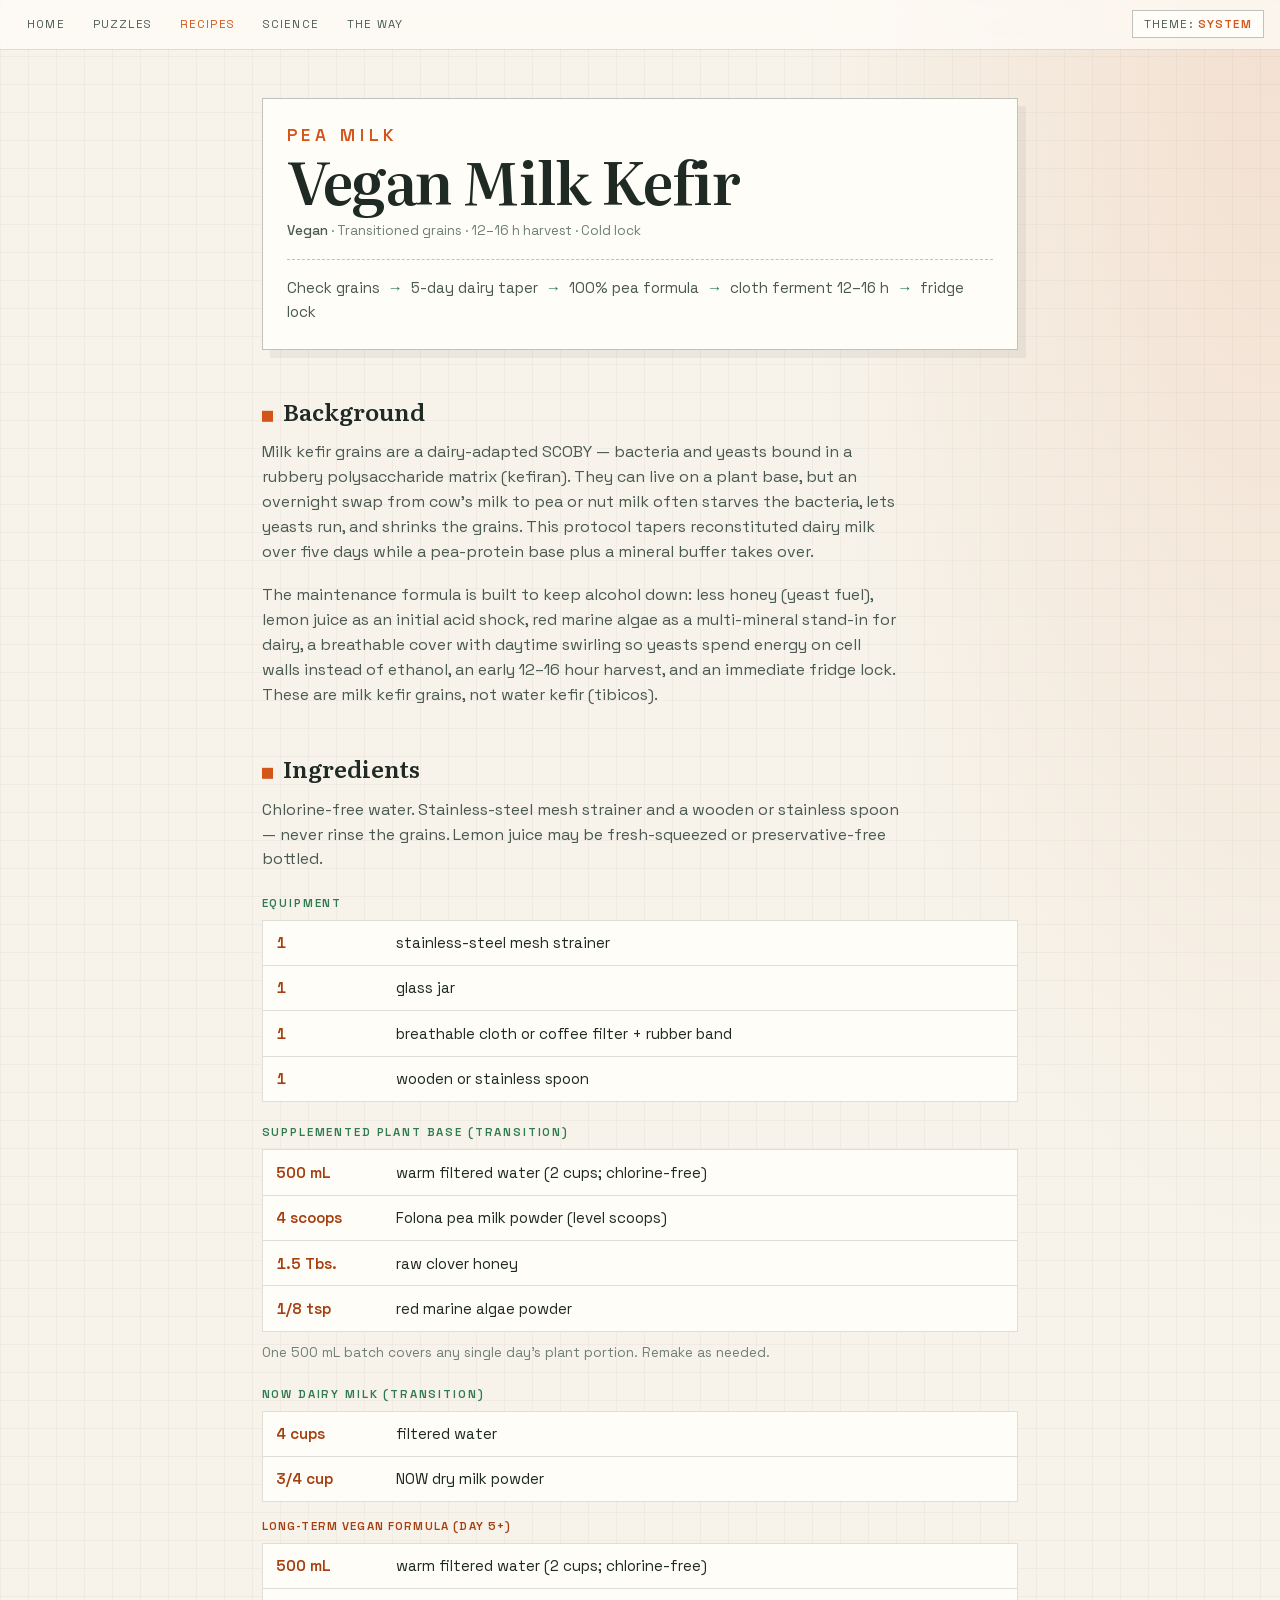
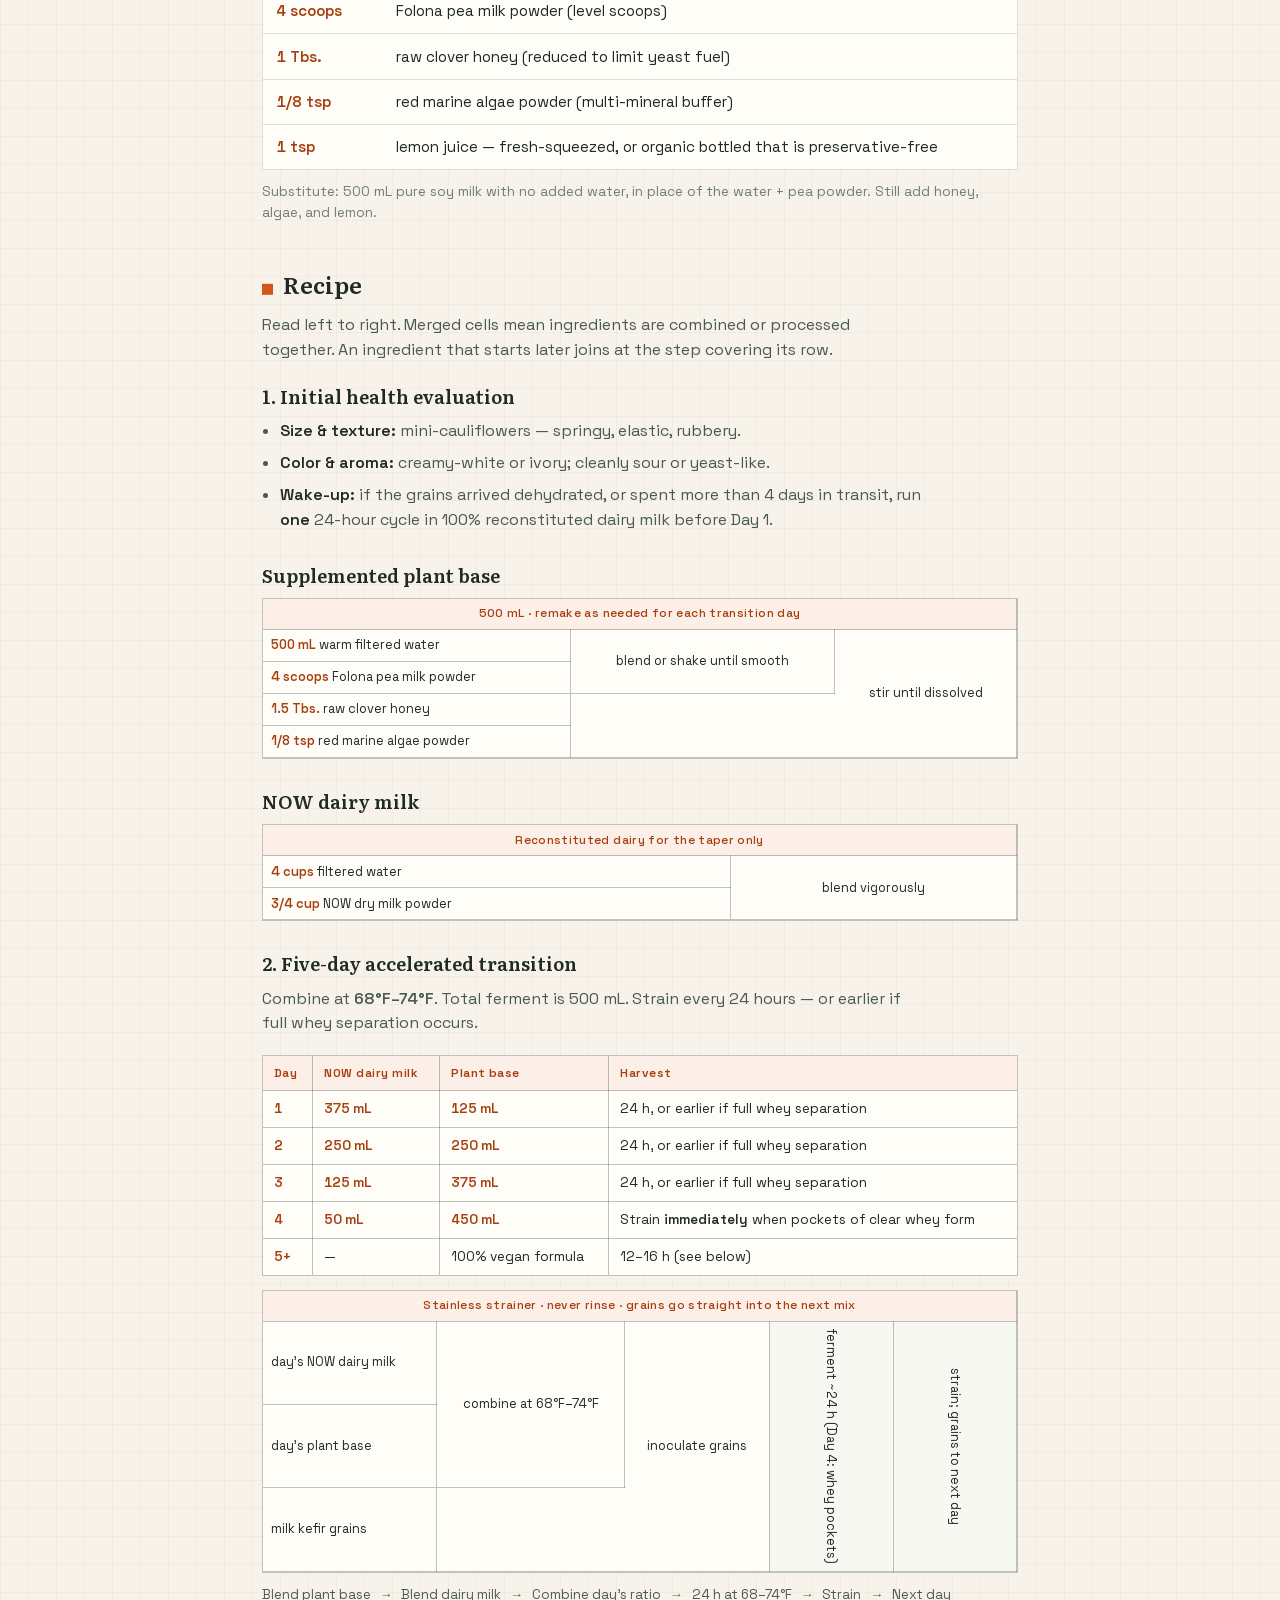
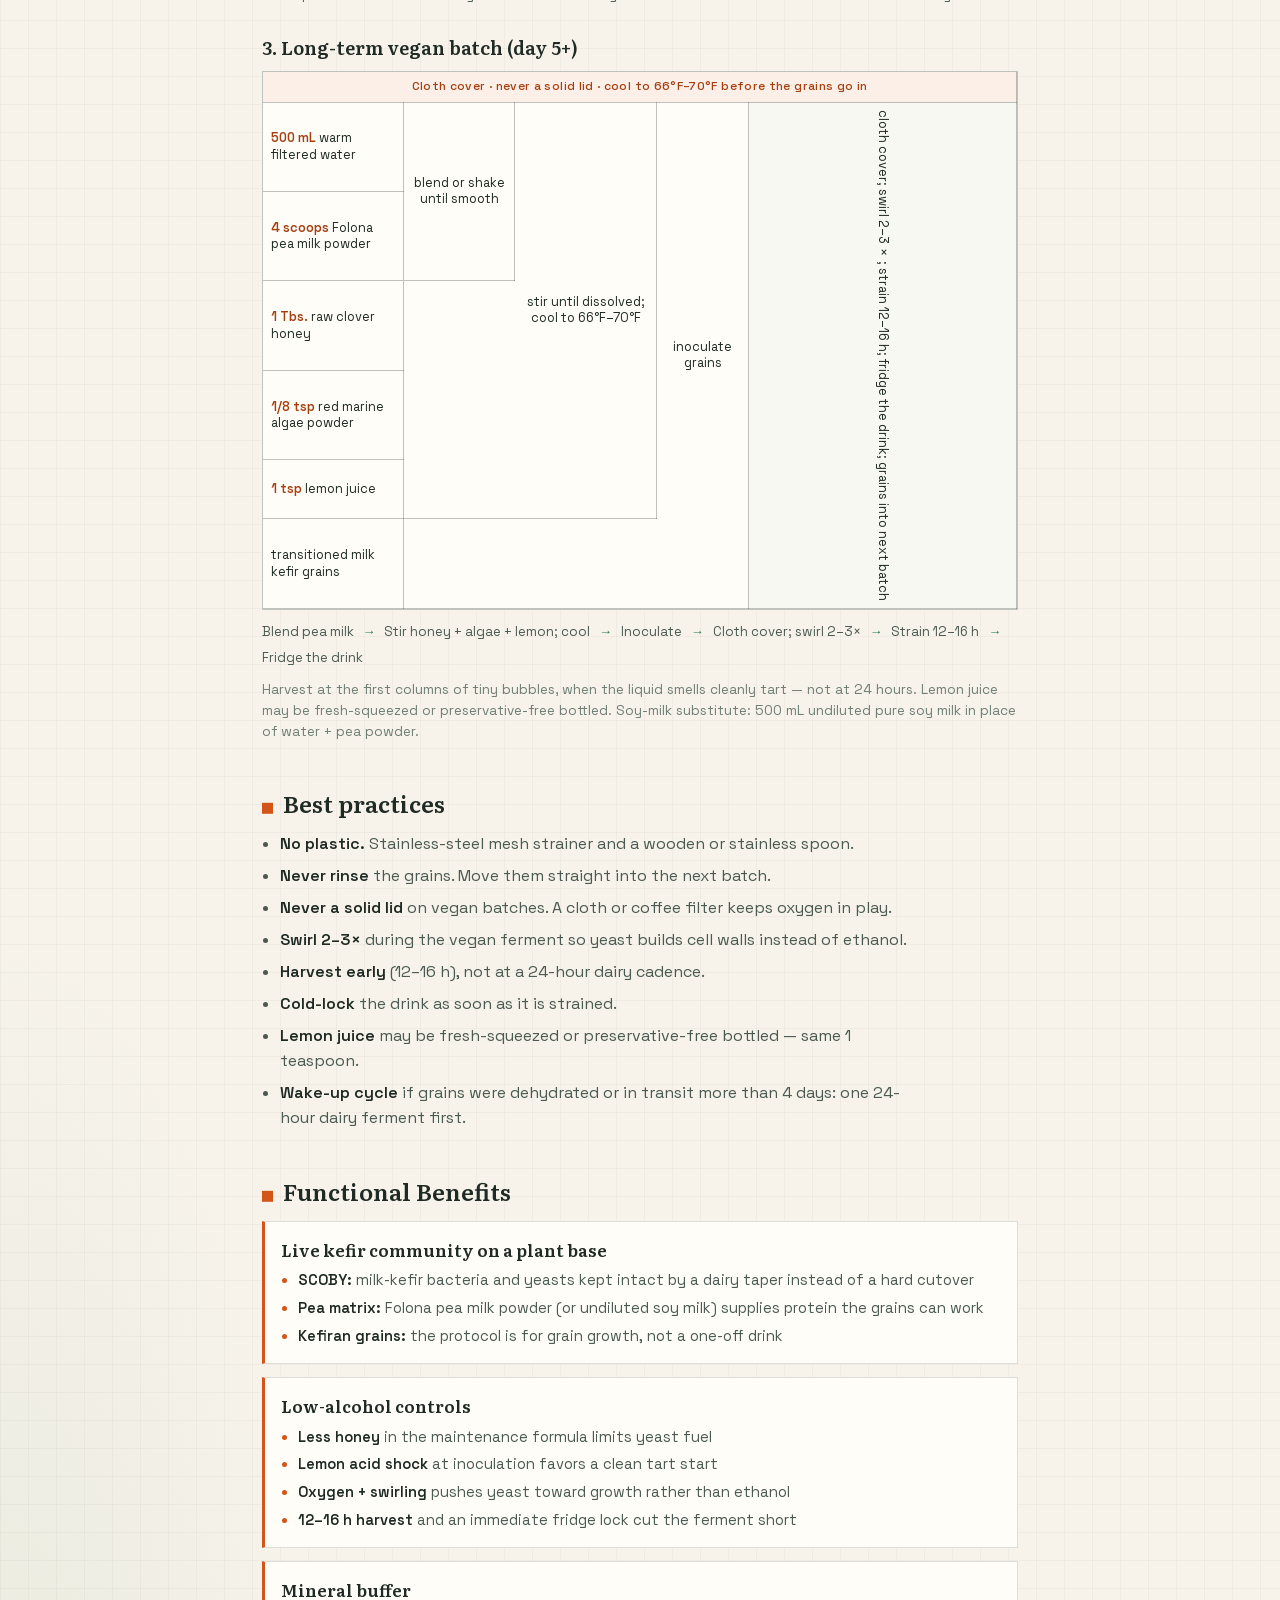
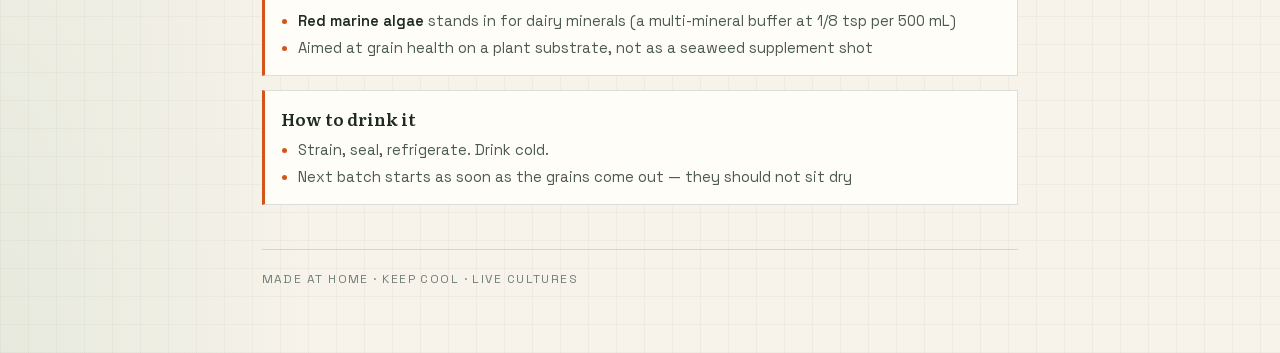
<file: recipes/vegan-milk-kefir.html>
<!DOCTYPE html>
<html lang="en">
<head>
<meta charset="UTF-8">
<meta name="viewport" content="width=device-width, initial-scale=1">
<title>Vegan Milk Kefir</title>
<script>
  (function () {
    var key = "recipes-theme";
    var pref = localStorage.getItem(key) || localStorage.getItem("naranjita-theme") || "system";
    function resolved(p) {
      if (p === "light" || p === "dark") return p;
      return window.matchMedia("(prefers-color-scheme: dark)").matches ? "dark" : "light";
    }
    document.documentElement.setAttribute("data-theme", resolved(pref));
    document.documentElement.setAttribute("data-theme-pref", pref);
    window.__recipesTheme = {
      pref: pref,
      resolved: resolved,
      apply: function (p) {
        this.pref = p;
        localStorage.setItem(key, p);
        document.documentElement.setAttribute("data-theme-pref", p);
        document.documentElement.setAttribute("data-theme", resolved(p));
      },
      label: function () {
        if (this.pref === "light") return "Theme: light (click for dark)";
        if (this.pref === "dark") return "Theme: dark (click for system)";
        return "Theme: system (click for light)";
      },
      cycle: function () {
        var order = ["system", "light", "dark"];
        this.apply(order[(order.indexOf(this.pref) + 1) % order.length]);
      }
    };
  })();
</script>
<link rel="preload" href="fonts/Literata.woff2" as="font" type="font/woff2" crossorigin>
<link rel="preload" href="fonts/SpaceGrotesk.woff2" as="font" type="font/woff2" crossorigin>
<link rel="stylesheet" href="fonts/fonts.css">
<style>
  :root,
  html[data-theme="light"] {
    --bg: #f7f3ea;
    --ink: #1f2a24;
    --ink-soft: #4a5a52;
    --ink-mute: #6f7f76;
    --accent: #d4551a;
    --accent-deep: #a63f10;
    --culture: #2f7a4e;
    --line: rgba(31, 42, 36, 0.14);
    --line-strong: rgba(31, 42, 36, 0.28);
    --panel: #fffdf8;
    --grid: rgba(31, 42, 36, 0.035);
    --glow-a: rgba(212, 85, 26, 0.12);
    --glow-b: rgba(47, 122, 78, 0.08);
    --banner: rgba(212, 85, 26, 0.08);
    --vertical: rgba(47, 122, 78, 0.04);
    --shadow: rgba(31, 42, 36, 0.06);
    --toolbar: rgba(255, 253, 248, 0.72);
    color-scheme: light;
  }

  @media (prefers-color-scheme: dark) {
    :root:not([data-theme="light"]) {
      --bg: #16110c;
      --ink: #f3e6d4;
      --ink-soft: #c4b19a;
      --ink-mute: #8f7c68;
      --accent: #e8943a;
      --accent-deep: #f0a85a;
      --culture: #7fad63;
      --line: rgba(232, 148, 58, 0.22);
      --line-strong: rgba(232, 148, 58, 0.4);
      --panel: #1f1711;
      --grid: rgba(243, 230, 212, 0.04);
      --glow-a: rgba(232, 148, 58, 0.14);
      --glow-b: rgba(127, 173, 99, 0.08);
      --banner: rgba(232, 148, 58, 0.1);
      --vertical: rgba(127, 173, 99, 0.06);
      --shadow: rgba(0, 0, 0, 0.35);
      --toolbar: rgba(22, 17, 12, 0.88);
      color-scheme: dark;
    }
  }

  html[data-theme="dark"] {
    --bg: #16110c;
    --ink: #f3e6d4;
    --ink-soft: #c4b19a;
    --ink-mute: #8f7c68;
    --accent: #e8943a;
    --accent-deep: #f0a85a;
    --culture: #7fad63;
    --line: rgba(232, 148, 58, 0.22);
    --line-strong: rgba(232, 148, 58, 0.4);
    --panel: #1f1711;
    --grid: rgba(243, 230, 212, 0.04);
    --glow-a: rgba(232, 148, 58, 0.14);
    --glow-b: rgba(127, 173, 99, 0.08);
    --banner: rgba(232, 148, 58, 0.1);
    --vertical: rgba(127, 173, 99, 0.06);
    --shadow: rgba(0, 0, 0, 0.35);
    --toolbar: rgba(22, 17, 12, 0.88);
    color-scheme: dark;
  }

  * { box-sizing: border-box; }

  body {
    margin: 0;
    color: var(--ink);
    font-family: "Space Grotesk", sans-serif;
    font-weight: 400;
    line-height: 1.55;
    background-color: var(--bg);
    background-image:
      linear-gradient(var(--grid) 1px, transparent 1px),
      linear-gradient(90deg, var(--grid) 1px, transparent 1px),
      radial-gradient(ellipse 70% 45% at 100% 0%, var(--glow-a), transparent 55%),
      radial-gradient(ellipse 50% 40% at 0% 100%, var(--glow-b), transparent 50%);
    background-size: 28px 28px, 28px 28px, auto, auto;
    -webkit-font-smoothing: antialiased;
  }

  .toolbar {
    position: sticky;
    top: 0;
    z-index: 20;
    display: flex;
    justify-content: space-between;
    align-items: center;
    gap: 0.75rem;
    padding: 0.65rem 1rem;
    background: var(--toolbar);
    border-bottom: 1px solid var(--line);
    backdrop-filter: blur(8px);
  }

  .site-nav {
    display: flex;
    flex-wrap: wrap;
    gap: 0.35rem;
  }

  .site-nav a {
    color: var(--ink-soft);
    font: 0.72rem/1 "Space Grotesk", sans-serif;
    letter-spacing: 0.1em;
    text-transform: uppercase;
    text-decoration: none;
    padding: 0.45rem 0.7rem;
  }
  .site-nav a:hover,
  .site-nav a[aria-current="page"] {
    color: var(--accent);
  }

  #theme-toggle {
    appearance: none;
    border: 1px solid var(--line-strong);
    background: var(--panel);
    color: var(--ink-soft);
    font: 0.72rem/1 "Space Grotesk", sans-serif;
    letter-spacing: 0.1em;
    text-transform: uppercase;
    padding: 0.45rem 0.7rem;
    cursor: pointer;
  }
  #theme-toggle:hover {
    color: var(--accent);
    border-color: var(--accent);
  }
  #theme-toggle .pref {
    color: var(--accent);
    font-weight: 600;
  }

  .page {
    max-width: 50rem;
    margin: 0 auto;
    padding: 3rem 1.35rem 4rem;
  }

  header {
    margin-bottom: 2.75rem;
    padding: 1.75rem 1.5rem 1.6rem;
    background: var(--panel);
    border: 1px solid var(--line-strong);
    box-shadow: 8px 8px 0 var(--shadow);
  }

  .brand {
    font-family: "Literata", serif;
    font-size: clamp(2.4rem, 7vw, 3.6rem);
    font-weight: 600;
    line-height: 0.98;
    letter-spacing: -0.02em;
    margin: 0 0 0.75rem;
  }
  .brand span {
    display: block;
    font-family: "Space Grotesk", sans-serif;
    font-size: 0.3em;
    font-weight: 600;
    letter-spacing: 0.28em;
    text-transform: uppercase;
    color: var(--accent);
    margin-bottom: 0.55rem;
  }

  .meta {
    margin: 0 0 1.1rem;
    font-size: 0.84rem;
    color: var(--ink-mute);
  }
  .meta b {
    color: var(--ink-soft);
    font-weight: 500;
  }

  .process {
    margin: 0;
    padding-top: 1rem;
    border-top: 1px dashed var(--line-strong);
    font-size: 0.95rem;
    color: var(--ink-soft);
  }
  .process .arrow {
    color: var(--culture);
    margin: 0 0.25rem;
    font-weight: 600;
  }

  section { margin: 0 0 2.75rem; }

  h2 {
    font-family: "Literata", serif;
    font-size: 1.45rem;
    font-weight: 600;
    margin: 0 0 0.65rem;
    display: flex;
    align-items: baseline;
    gap: 0.65rem;
  }
  h2::before {
    content: "";
    width: 0.7rem;
    height: 0.7rem;
    background: var(--accent);
    transform: translateY(0.05rem);
  }

  .lede, .note {
    margin: 0 0 1.2rem;
    color: var(--ink-soft);
    max-width: 40rem;
  }

  .stage {
    margin: 1.4rem 0 0.45rem;
    font-size: 0.72rem;
    letter-spacing: 0.16em;
    text-transform: uppercase;
    font-weight: 600;
    color: var(--culture);
  }
  .stage.option {
    margin-top: 0.95rem;
    color: var(--accent-deep);
    letter-spacing: 0.1em;
  }

  .ingredients {
    list-style: none;
    padding: 0;
    margin: 0;
    background: var(--panel);
    border: 1px solid var(--line);
  }
  .ingredients li {
    display: grid;
    grid-template-columns: 6.5rem 1fr;
    gap: 1rem;
    padding: 0.65rem 0.85rem;
    border-bottom: 1px solid var(--line);
    font-size: 0.95rem;
  }
  .ingredients li:last-child { border-bottom: 0; }
  .ingredients .qty {
    color: var(--accent-deep);
    font-variant-numeric: tabular-nums;
    font-weight: 600;
  }
  .ingredients .name { color: var(--ink); }

  .recipe-block { margin: 0 0 1.75rem; }
  .recipe-block h3 {
    font-family: "Literata", serif;
    font-size: 1.15rem;
    font-weight: 600;
    margin: 0 0 0.55rem;
  }

  .table-scroll {
    overflow-x: auto;
    -webkit-overflow-scrolling: touch;
    border: 1px solid var(--line-strong);
    background: var(--panel);
  }
  .recipe-block .table-scroll + .table-scroll {
    margin-top: 0.85rem;
  }

  table.recipe {
    width: 100%;
    min-width: 28rem;
    border-collapse: collapse;
    empty-cells: show;
    font: 0.8rem / 1.3 "Space Grotesk", sans-serif;
    color: var(--ink);
  }
  table.recipe td {
    border-right: 1px solid var(--line-strong);
    border-bottom: 1px solid var(--line-strong);
    padding: 0.45rem 0.55rem;
    vertical-align: middle;
  }
  table.recipe td.banner {
    text-align: center;
    color: var(--accent-deep);
    background: var(--banner);
    font-size: 0.75rem;
    letter-spacing: 0.03em;
    font-weight: 500;
  }
  table.recipe td.ingredient .amount {
    color: var(--accent-deep);
    font-weight: 600;
  }
  table.recipe td.action { text-align: center; }
  table.recipe td.skip {
    border-right: 0;
    padding: 0;
  }
  table.recipe tbody tr:not(:last-child) td.skip:not(.skip-bottom) {
    border-bottom: 0;
  }
  table.recipe td.vertical {
    text-align: center;
    vertical-align: middle;
    background: var(--vertical);
  }
  @supports not (-moz-appearance: none) {
    @supports not (-webkit-touch-callout: none) {
      table.recipe td.vertical {
        writing-mode: vertical-rl;
        text-orientation: mixed;
      }
    }
  }

  table.schedule {
    width: 100%;
    min-width: 28rem;
    border-collapse: collapse;
    font: 0.85rem / 1.35 "Space Grotesk", sans-serif;
    color: var(--ink);
  }
  table.schedule th,
  table.schedule td {
    border-right: 1px solid var(--line-strong);
    border-bottom: 1px solid var(--line-strong);
    padding: 0.55rem 0.7rem;
    text-align: left;
    vertical-align: top;
  }
  table.schedule th {
    background: var(--banner);
    color: var(--accent-deep);
    font-size: 0.75rem;
    letter-spacing: 0.04em;
    font-weight: 600;
  }
  table.schedule th:last-child,
  table.schedule td:last-child { border-right: 0; }
  table.schedule tbody tr:last-child td { border-bottom: 0; }
  table.schedule td.day {
    font-weight: 600;
    color: var(--accent-deep);
    font-variant-numeric: tabular-nums;
    white-space: nowrap;
  }
  table.schedule td .qty {
    font-weight: 600;
    color: var(--accent-deep);
    font-variant-numeric: tabular-nums;
  }

  .timeline {
    display: flex;
    flex-wrap: wrap;
    gap: 0.35rem 0.55rem;
    margin: 0.75rem 0 0;
    font-size: 0.82rem;
    color: var(--ink-soft);
  }
  .timeline .arrow {
    color: var(--culture);
    font-weight: 600;
  }
  .aside {
    margin: 0.65rem 0 0;
    font-size: 0.85rem;
    color: var(--ink-mute);
  }

  .practices {
    margin: 0;
    padding-left: 1.15rem;
    display: grid;
    gap: 0.45rem;
    color: var(--ink-soft);
    max-width: 42rem;
  }
  .practices strong { color: var(--ink); font-weight: 600; }

  .benefits {
    display: grid;
    gap: 0.85rem;
  }
  .benefit {
    background: var(--panel);
    border: 1px solid var(--line);
    border-left: 3px solid var(--accent);
    padding: 0.95rem 1rem;
  }
  .benefit h3 {
    margin: 0 0 0.4rem;
    font-family: "Literata", serif;
    font-size: 1.05rem;
    font-weight: 600;
  }
  .benefit ul {
    margin: 0;
    padding-left: 1.1rem;
    display: grid;
    gap: 0.3rem;
  }
  .benefit li {
    font-size: 0.92rem;
    color: var(--ink-soft);
  }
  .benefit li::marker { color: var(--accent); }
  .benefit strong { color: var(--ink); font-weight: 600; }
  i { font-style: italic; }

  footer {
    margin-top: 0.5rem;
    padding-top: 1.25rem;
    border-top: 1px solid var(--line);
    font-size: 0.75rem;
    letter-spacing: 0.12em;
    text-transform: uppercase;
    color: var(--ink-mute);
  }

  @media (max-width: 30rem) {
    header {
      padding: 1.25rem 1rem;
      box-shadow: 5px 5px 0 var(--shadow);
    }
    .ingredients li {
      grid-template-columns: 1fr;
      gap: 0.15rem;
    }
  }
</style>
</head>
<body>
<div class="toolbar">
  <nav class="site-nav" aria-label="Site">
    <a href="../">Home</a>
    <a href="../puzzles/">Puzzles</a>
    <a href="./" aria-current="page">Recipes</a>
    <a href="../science/">Science</a>
    <a href="../the-way/">The Way</a>
  </nav>
  <button type="button" id="theme-toggle" aria-live="polite">
    Theme: <span class="pref" id="theme-pref-label">system</span>
  </button>
</div>

<main class="page">
  <header>
    <h1 class="brand"><span>Pea milk</span>Vegan Milk Kefir</h1>
    <p class="meta"><b>Vegan</b> · Transitioned grains · 12–16 h harvest · Cold lock</p>
    <p class="process">
      Check grains
      <span class="arrow">&rarr;</span>
      5-day dairy taper
      <span class="arrow">&rarr;</span>
      100% pea formula
      <span class="arrow">&rarr;</span>
      cloth ferment 12–16 h
      <span class="arrow">&rarr;</span>
      fridge lock
    </p>
  </header>

  <section>
    <h2>Background</h2>
    <p class="lede">Milk kefir grains are a dairy-adapted SCOBY — bacteria and yeasts bound in a rubbery polysaccharide matrix (kefiran). They can live on a plant base, but an overnight swap from cow’s milk to pea or nut milk often starves the bacteria, lets yeasts run, and shrinks the grains. This protocol tapers reconstituted dairy milk over five days while a pea-protein base plus a mineral buffer takes over.</p>
    <p class="lede">The maintenance formula is built to keep alcohol down: less honey (yeast fuel), lemon juice as an initial acid shock, red marine algae as a multi-mineral stand-in for dairy, a breathable cover with daytime swirling so yeasts spend energy on cell walls instead of ethanol, an early 12–16 hour harvest, and an immediate fridge lock. These are milk kefir grains, not water kefir (tibicos).</p>
  </section>

  <section>
    <h2>Ingredients</h2>
    <p class="lede">Chlorine-free water. Stainless-steel mesh strainer and a wooden or stainless spoon — never rinse the grains. Lemon juice may be fresh-squeezed or preservative-free bottled.</p>

    <p class="stage">Equipment</p>
    <ul class="ingredients">
      <li><span class="qty">1</span><span class="name">stainless-steel mesh strainer</span></li>
      <li><span class="qty">1</span><span class="name">glass jar</span></li>
      <li><span class="qty">1</span><span class="name">breathable cloth or coffee filter + rubber band</span></li>
      <li><span class="qty">1</span><span class="name">wooden or stainless spoon</span></li>
    </ul>

    <p class="stage">Supplemented plant base (transition)</p>
    <ul class="ingredients">
      <li><span class="qty">500 mL</span><span class="name">warm filtered water (2 cups; chlorine-free)</span></li>
      <li><span class="qty">4 scoops</span><span class="name">Folona pea milk powder (level scoops)</span></li>
      <li><span class="qty">1.5 Tbs.</span><span class="name">raw clover honey</span></li>
      <li><span class="qty">1/8 tsp</span><span class="name">red marine algae powder</span></li>
    </ul>
    <p class="aside">One 500 mL batch covers any single day’s plant portion. Remake as needed.</p>

    <p class="stage">NOW dairy milk (transition)</p>
    <ul class="ingredients">
      <li><span class="qty">4 cups</span><span class="name">filtered water</span></li>
      <li><span class="qty">3/4 cup</span><span class="name">NOW dry milk powder</span></li>
    </ul>

    <p class="stage option">Long-term vegan formula (day 5+)</p>
    <ul class="ingredients">
      <li><span class="qty">500 mL</span><span class="name">warm filtered water (2 cups; chlorine-free)</span></li>
      <li><span class="qty">4 scoops</span><span class="name">Folona pea milk powder (level scoops)</span></li>
      <li><span class="qty">1 Tbs.</span><span class="name">raw clover honey (reduced to limit yeast fuel)</span></li>
      <li><span class="qty">1/8 tsp</span><span class="name">red marine algae powder (multi-mineral buffer)</span></li>
      <li><span class="qty">1 tsp</span><span class="name">lemon juice — fresh-squeezed, or organic bottled that is preservative-free</span></li>
    </ul>
    <p class="aside">Substitute: 500 mL pure soy milk with no added water, in place of the water + pea powder. Still add honey, algae, and lemon.</p>
  </section>

  <section>
    <h2>Recipe</h2>
    <p class="note">Read left to right. Merged cells mean ingredients are combined or processed together. An ingredient that starts later joins at the step covering its row.</p>

    <div class="recipe-block">
      <h3>1. Initial health evaluation</h3>
      <ul class="practices">
        <li><strong>Size &amp; texture:</strong> mini-cauliflowers — springy, elastic, rubbery.</li>
        <li><strong>Color &amp; aroma:</strong> creamy-white or ivory; cleanly sour or yeast-like.</li>
        <li><strong>Wake-up:</strong> if the grains arrived dehydrated, or spent more than 4 days in transit, run <strong>one</strong> 24-hour cycle in 100% reconstituted dairy milk before Day 1.</li>
      </ul>
    </div>

    <div class="recipe-block">
      <h3>Supplemented plant base</h3>
      <div class="table-scroll">
        <table class="recipe">
          <tbody>
            <tr>
              <td class="banner" colspan="3">500 mL · remake as needed for each transition day</td>
            </tr>
            <tr>
              <td class="ingredient"><span class="amount">500 mL</span> warm filtered water</td>
              <td class="action" rowspan="2">blend or shake until smooth</td>
              <td class="action" rowspan="4">stir until dissolved</td>
            </tr>
            <tr>
              <td class="ingredient"><span class="amount">4 scoops</span> Folona pea milk powder</td>
            </tr>
            <tr>
              <td class="ingredient"><span class="amount">1.5 Tbs.</span> raw clover honey</td>
              <td class="skip"></td>
            </tr>
            <tr>
              <td class="ingredient"><span class="amount">1/8 tsp</span> red marine algae powder</td>
              <td class="skip"></td>
            </tr>
          </tbody>
        </table>
      </div>
    </div>

    <div class="recipe-block">
      <h3>NOW dairy milk</h3>
      <div class="table-scroll">
        <table class="recipe">
          <tbody>
            <tr>
              <td class="banner" colspan="2">Reconstituted dairy for the taper only</td>
            </tr>
            <tr>
              <td class="ingredient"><span class="amount">4 cups</span> filtered water</td>
              <td class="action" rowspan="2">blend vigorously</td>
            </tr>
            <tr>
              <td class="ingredient"><span class="amount">3/4 cup</span> NOW dry milk powder</td>
            </tr>
          </tbody>
        </table>
      </div>
    </div>

    <div class="recipe-block">
      <h3>2. Five-day accelerated transition</h3>
      <p class="note">Combine at <b>68°F–74°F</b>. Total ferment is 500 mL. Strain every 24 hours — or earlier if full whey separation occurs.</p>
      <div class="table-scroll">
        <table class="schedule">
          <thead>
            <tr>
              <th>Day</th>
              <th>NOW dairy milk</th>
              <th>Plant base</th>
              <th>Harvest</th>
            </tr>
          </thead>
          <tbody>
            <tr>
              <td class="day">1</td>
              <td><span class="qty">375 mL</span></td>
              <td><span class="qty">125 mL</span></td>
              <td>24 h, or earlier if full whey separation</td>
            </tr>
            <tr>
              <td class="day">2</td>
              <td><span class="qty">250 mL</span></td>
              <td><span class="qty">250 mL</span></td>
              <td>24 h, or earlier if full whey separation</td>
            </tr>
            <tr>
              <td class="day">3</td>
              <td><span class="qty">125 mL</span></td>
              <td><span class="qty">375 mL</span></td>
              <td>24 h, or earlier if full whey separation</td>
            </tr>
            <tr>
              <td class="day">4</td>
              <td><span class="qty">50 mL</span></td>
              <td><span class="qty">450 mL</span></td>
              <td>Strain <b>immediately</b> when pockets of clear whey form</td>
            </tr>
            <tr>
              <td class="day">5+</td>
              <td>—</td>
              <td>100% vegan formula</td>
              <td>12–16 h (see below)</td>
            </tr>
          </tbody>
        </table>
      </div>
      <div class="table-scroll">
        <table class="recipe">
          <tbody>
            <tr>
              <td class="banner" colspan="5">Stainless strainer · never rinse · grains go straight into the next mix</td>
            </tr>
            <tr>
              <td class="ingredient">day’s NOW dairy milk</td>
              <td class="action" rowspan="2">combine at 68°F–74°F</td>
              <td class="action" rowspan="3">inoculate grains</td>
              <td class="vertical" rowspan="3">ferment ~24 h (Day 4: whey pockets)</td>
              <td class="vertical" rowspan="3">strain; grains to next day</td>
            </tr>
            <tr>
              <td class="ingredient">day’s plant base</td>
            </tr>
            <tr>
              <td class="ingredient">milk kefir grains</td>
              <td class="skip"></td>
            </tr>
          </tbody>
        </table>
      </div>
      <p class="timeline">
        <span>Blend plant base</span>
        <span class="arrow">&rarr;</span>
        <span>Blend dairy milk</span>
        <span class="arrow">&rarr;</span>
        <span>Combine day’s ratio</span>
        <span class="arrow">&rarr;</span>
        <span>24 h at 68–74°F</span>
        <span class="arrow">&rarr;</span>
        <span>Strain</span>
        <span class="arrow">&rarr;</span>
        <span>Next day</span>
      </p>
    </div>

    <div class="recipe-block">
      <h3>3. Long-term vegan batch (day 5+)</h3>
      <div class="table-scroll">
        <table class="recipe">
          <tbody>
            <tr>
              <td class="banner" colspan="5">Cloth cover · never a solid lid · cool to 66°F–70°F before the grains go in</td>
            </tr>
            <tr>
              <td class="ingredient"><span class="amount">500 mL</span> warm filtered water</td>
              <td class="action" rowspan="2">blend or shake until smooth</td>
              <td class="action" rowspan="5">stir until dissolved; cool to 66°F–70°F</td>
              <td class="action" rowspan="6">inoculate grains</td>
              <td class="vertical" rowspan="6">cloth cover; swirl 2–3×; strain 12–16 h; fridge the drink; grains into next batch</td>
            </tr>
            <tr>
              <td class="ingredient"><span class="amount">4 scoops</span> Folona pea milk powder</td>
            </tr>
            <tr>
              <td class="ingredient"><span class="amount">1 Tbs.</span> raw clover honey</td>
              <td class="skip"></td>
            </tr>
            <tr>
              <td class="ingredient"><span class="amount">1/8 tsp</span> red marine algae powder</td>
              <td class="skip"></td>
            </tr>
            <tr>
              <td class="ingredient"><span class="amount">1 tsp</span> lemon juice</td>
              <td class="skip skip-bottom"></td>
            </tr>
            <tr>
              <td class="ingredient">transitioned milk kefir grains</td>
              <td class="skip"></td>
              <td class="skip"></td>
            </tr>
          </tbody>
        </table>
      </div>
      <p class="timeline">
        <span>Blend pea milk</span>
        <span class="arrow">&rarr;</span>
        <span>Stir honey + algae + lemon; cool</span>
        <span class="arrow">&rarr;</span>
        <span>Inoculate</span>
        <span class="arrow">&rarr;</span>
        <span>Cloth cover; swirl 2–3×</span>
        <span class="arrow">&rarr;</span>
        <span>Strain 12–16 h</span>
        <span class="arrow">&rarr;</span>
        <span>Fridge the drink</span>
      </p>
      <p class="aside">Harvest at the first columns of tiny bubbles, when the liquid smells cleanly tart — not at 24 hours. Lemon juice may be fresh-squeezed or preservative-free bottled. Soy-milk substitute: 500 mL undiluted pure soy milk in place of water + pea powder.</p>
    </div>
  </section>

  <section>
    <h2>Best practices</h2>
    <ul class="practices">
      <li><strong>No plastic.</strong> Stainless-steel mesh strainer and a wooden or stainless spoon.</li>
      <li><strong>Never rinse</strong> the grains. Move them straight into the next batch.</li>
      <li><strong>Never a solid lid</strong> on vegan batches. A cloth or coffee filter keeps oxygen in play.</li>
      <li><strong>Swirl 2–3×</strong> during the vegan ferment so yeast builds cell walls instead of ethanol.</li>
      <li><strong>Harvest early</strong> (12–16 h), not at a 24-hour dairy cadence.</li>
      <li><strong>Cold-lock</strong> the drink as soon as it is strained.</li>
      <li><strong>Lemon juice</strong> may be fresh-squeezed or preservative-free bottled — same 1 teaspoon.</li>
      <li><strong>Wake-up cycle</strong> if grains were dehydrated or in transit more than 4 days: one 24-hour dairy ferment first.</li>
    </ul>
  </section>

  <section>
    <h2>Functional Benefits</h2>
    <div class="benefits">
      <article class="benefit">
        <h3>Live kefir community on a plant base</h3>
        <ul>
          <li><strong>SCOBY:</strong> milk-kefir bacteria and yeasts kept intact by a dairy taper instead of a hard cutover</li>
          <li><strong>Pea matrix:</strong> Folona pea milk powder (or undiluted soy milk) supplies protein the grains can work</li>
          <li><strong>Kefiran grains:</strong> the protocol is for grain growth, not a one-off drink</li>
        </ul>
      </article>

      <article class="benefit">
        <h3>Low-alcohol controls</h3>
        <ul>
          <li><strong>Less honey</strong> in the maintenance formula limits yeast fuel</li>
          <li><strong>Lemon acid shock</strong> at inoculation favors a clean tart start</li>
          <li><strong>Oxygen + swirling</strong> pushes yeast toward growth rather than ethanol</li>
          <li><strong>12–16 h harvest</strong> and an immediate fridge lock cut the ferment short</li>
        </ul>
      </article>

      <article class="benefit">
        <h3>Mineral buffer</h3>
        <ul>
          <li><strong>Red marine algae</strong> stands in for dairy minerals (a multi-mineral buffer at 1/8 tsp per 500 mL)</li>
          <li>Aimed at grain health on a plant substrate, not as a seaweed supplement shot</li>
        </ul>
      </article>

      <article class="benefit">
        <h3>How to drink it</h3>
        <ul>
          <li>Strain, seal, refrigerate. Drink cold.</li>
          <li>Next batch starts as soon as the grains come out — they should not sit dry</li>
        </ul>
      </article>
    </div>
  </section>

  <footer>Made at home · Keep cool · Live cultures</footer>
</main>

<script>
  (function () {
    var t = window.__recipesTheme;
    var label = document.getElementById("theme-pref-label");
    var btn = document.getElementById("theme-toggle");

    function sync() {
      label.textContent = t.pref;
      btn.setAttribute("aria-label", t.label());
      btn.title = t.label();
    }

    sync();
    btn.addEventListener("click", function () {
      t.cycle();
      sync();
    });
    window.matchMedia("(prefers-color-scheme: dark)").addEventListener("change", function () {
      if (t.pref === "system") t.apply("system");
    });
  })();
</script>
<script data-goatcounter="https://arcmode.goatcounter.com/count"
        async src="//gc.zgo.at/count.js"></script>
</body>
</html>
</file>
<file: recipes/fonts/fonts.css>
/* Self-hosted latin subsets. font-display: optional avoids mid-paint swap flicker. */
@font-face {
  font-family: "Literata";
  font-style: normal;
  font-weight: 500 600;
  font-display: optional;
  src: url("Literata.woff2") format("woff2");
  unicode-range: U+0000-00FF, U+0131, U+0152-0153, U+02BB-02BC, U+02C6, U+02DA, U+02DC, U+0304, U+0308, U+0329, U+2000-206F, U+20AC, U+2122, U+2191, U+2193, U+2212, U+2215, U+FEFF, U+FFFD;
}

@font-face {
  font-family: "Space Grotesk";
  font-style: normal;
  font-weight: 400 600;
  font-display: optional;
  src: url("SpaceGrotesk.woff2") format("woff2");
  unicode-range: U+0000-00FF, U+0131, U+0152-0153, U+02BB-02BC, U+02C6, U+02DA, U+02DC, U+0304, U+0308, U+0329, U+2000-206F, U+20AC, U+2122, U+2191, U+2193, U+2212, U+2215, U+FEFF, U+FFFD;
}
</file>
